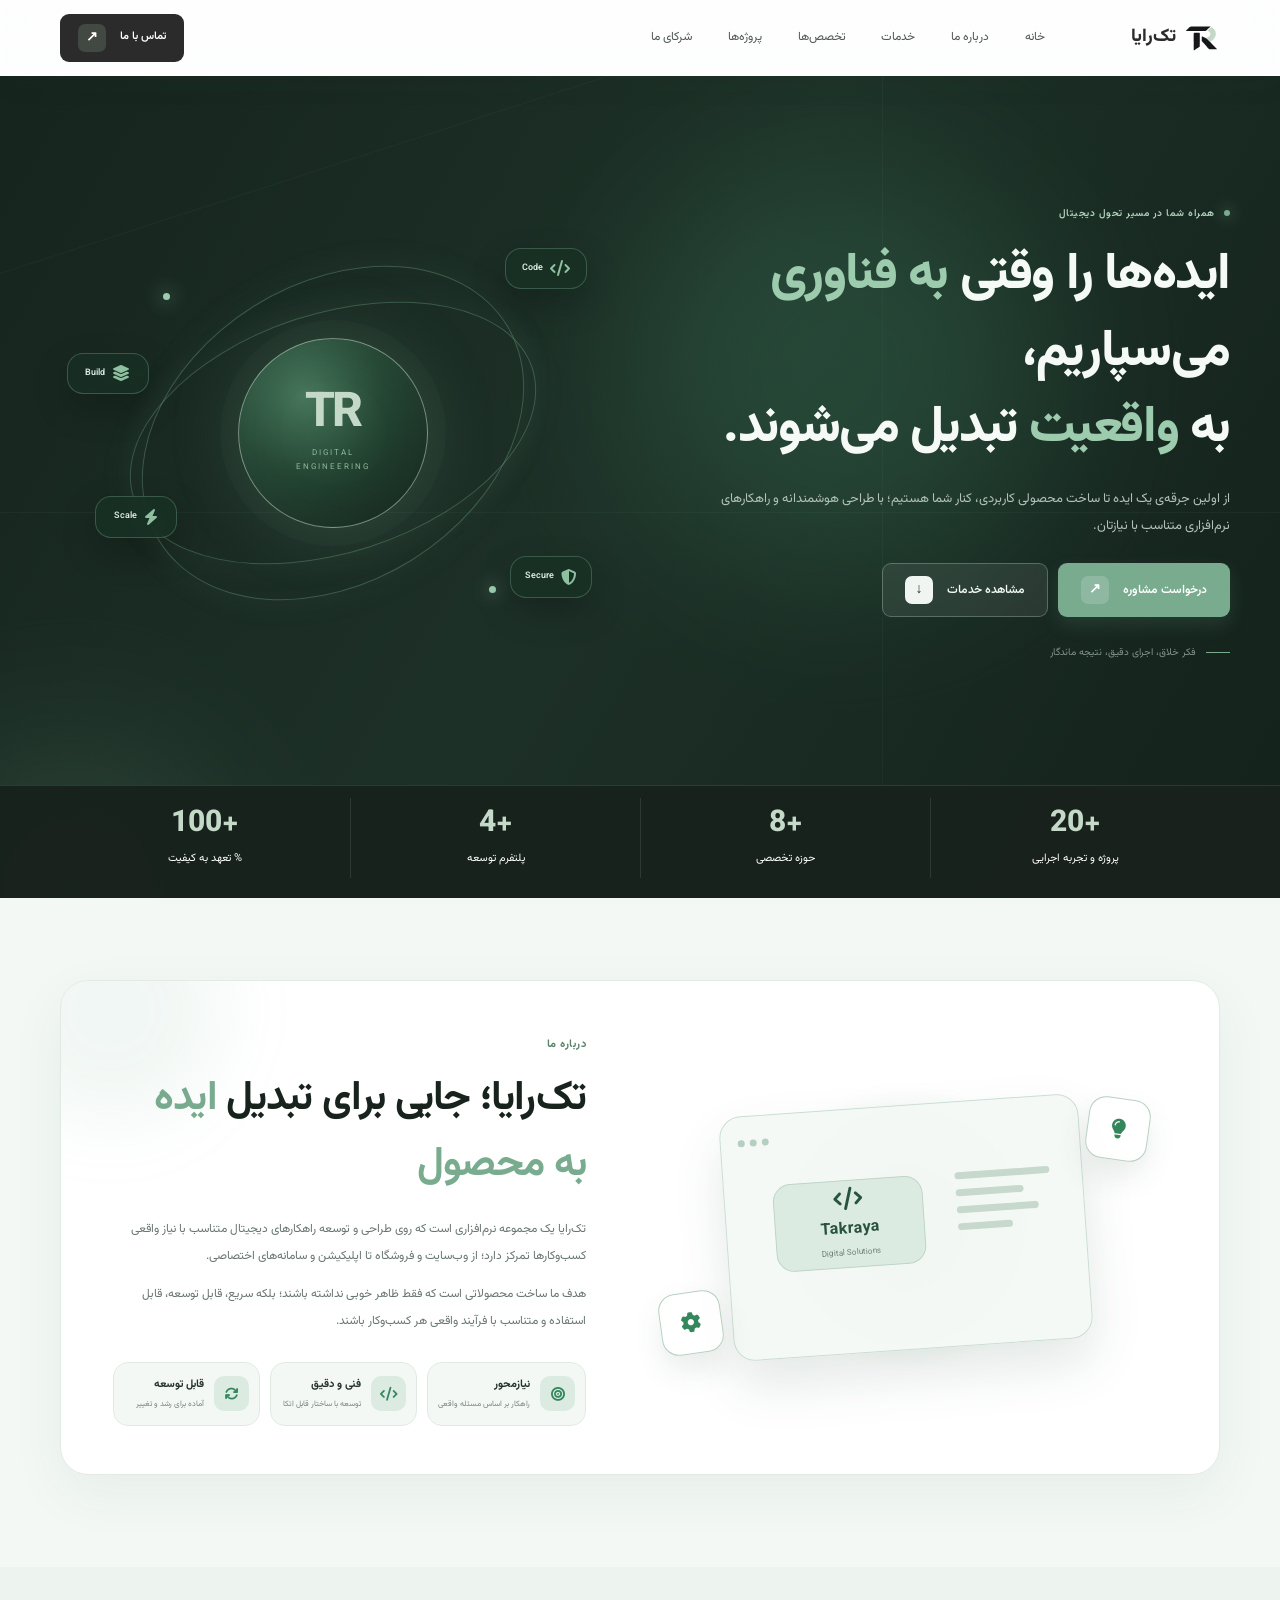
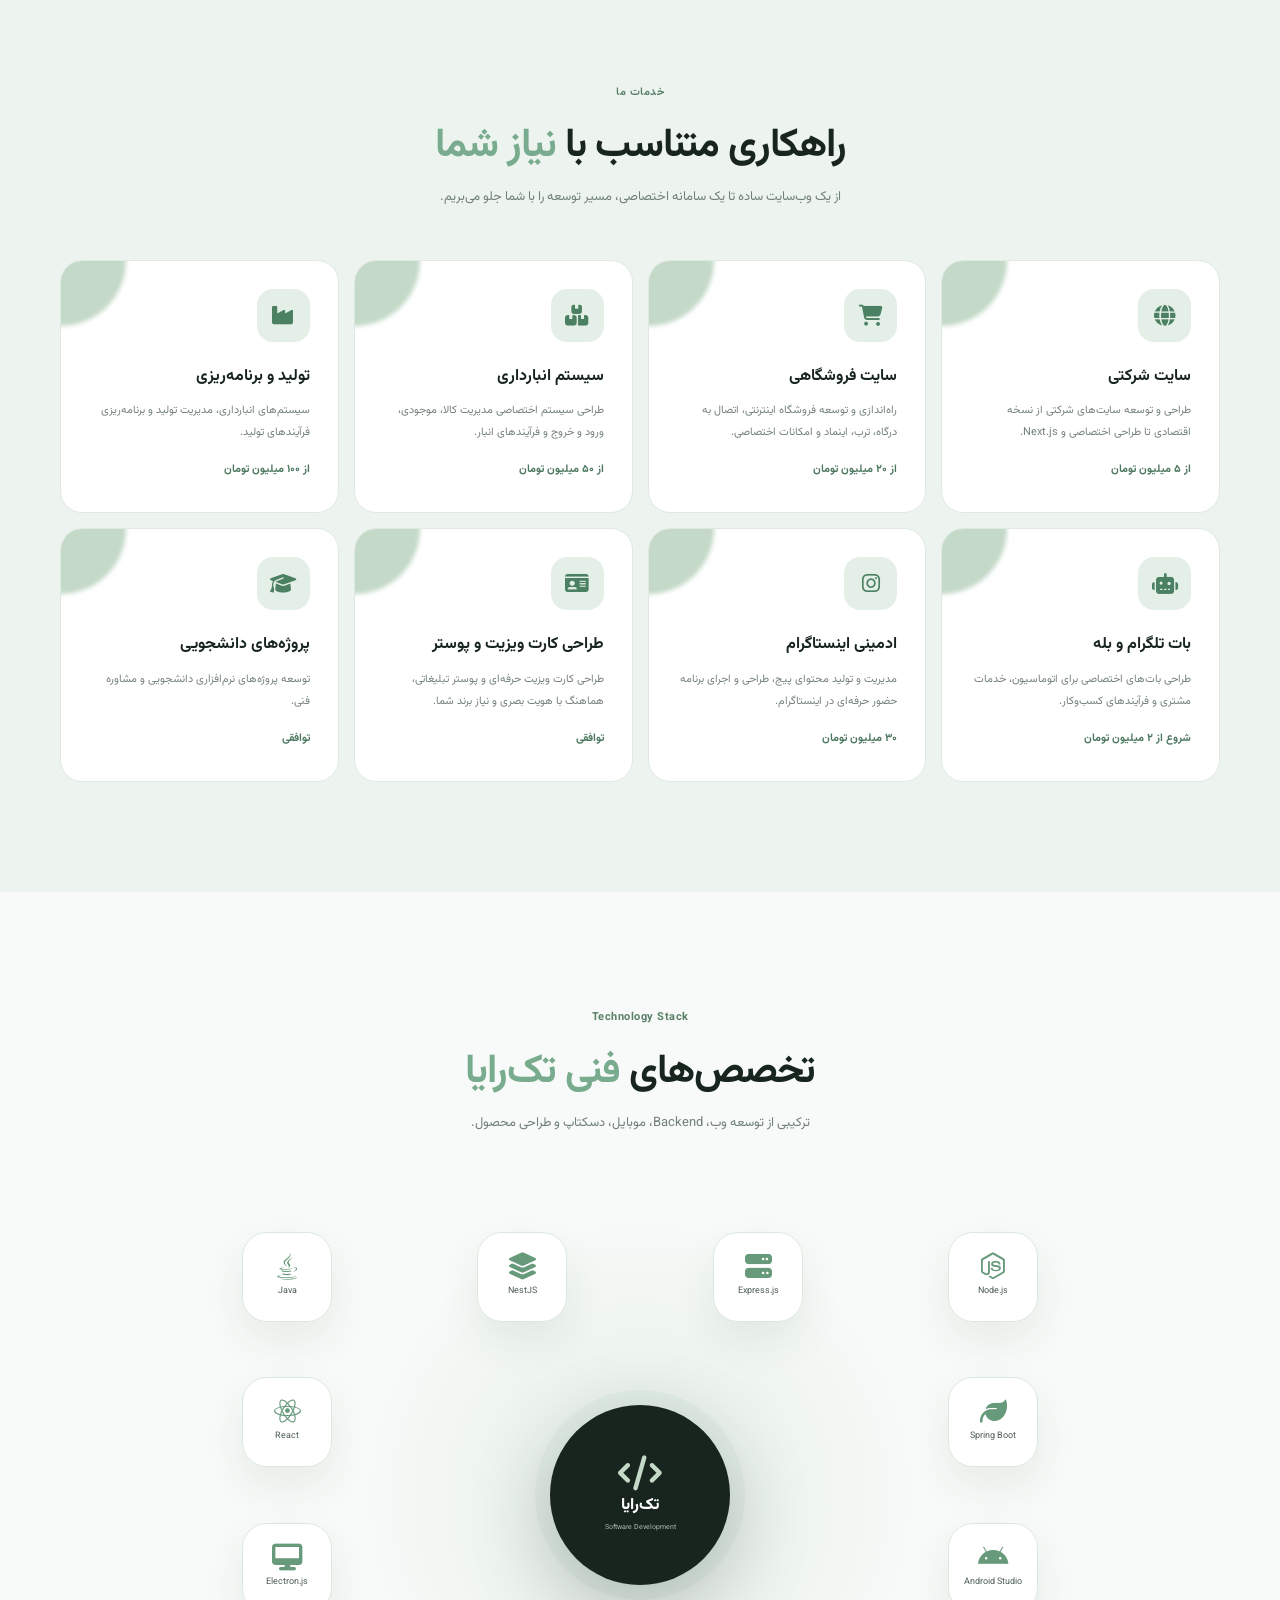
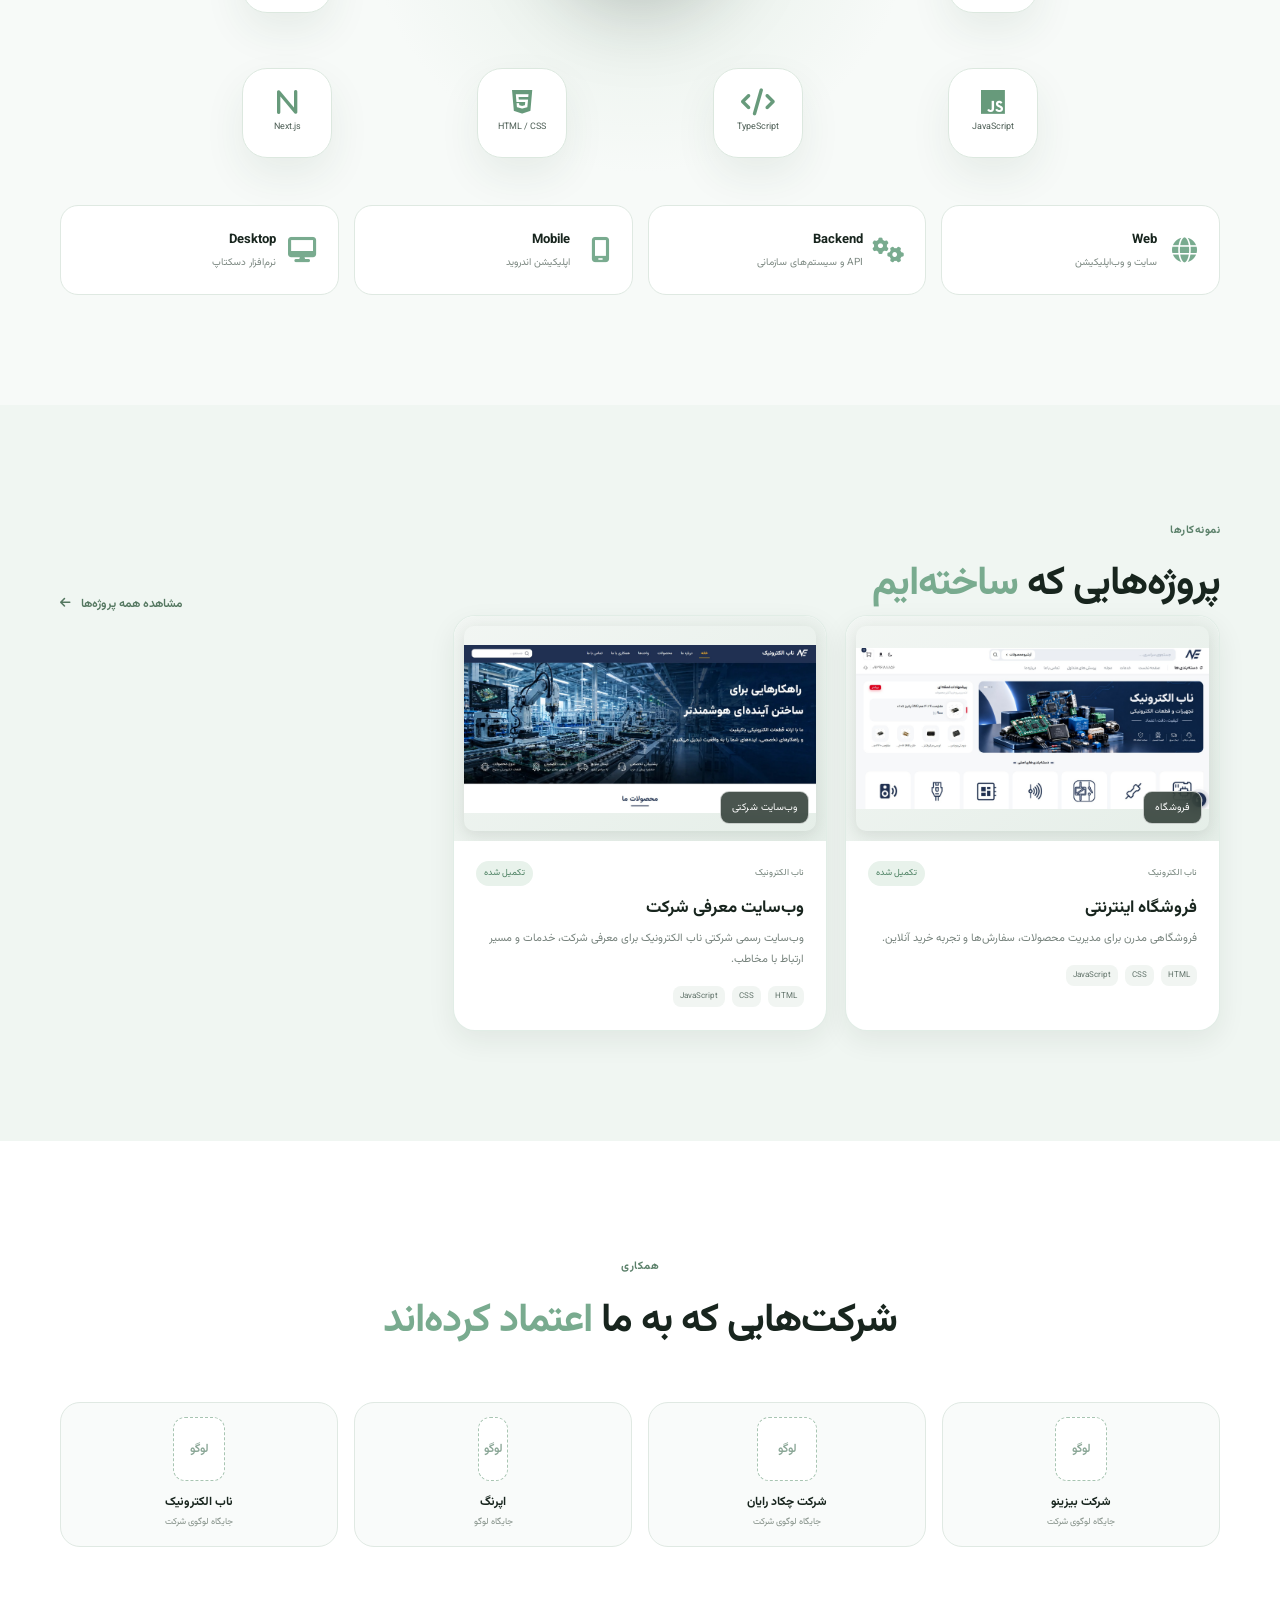
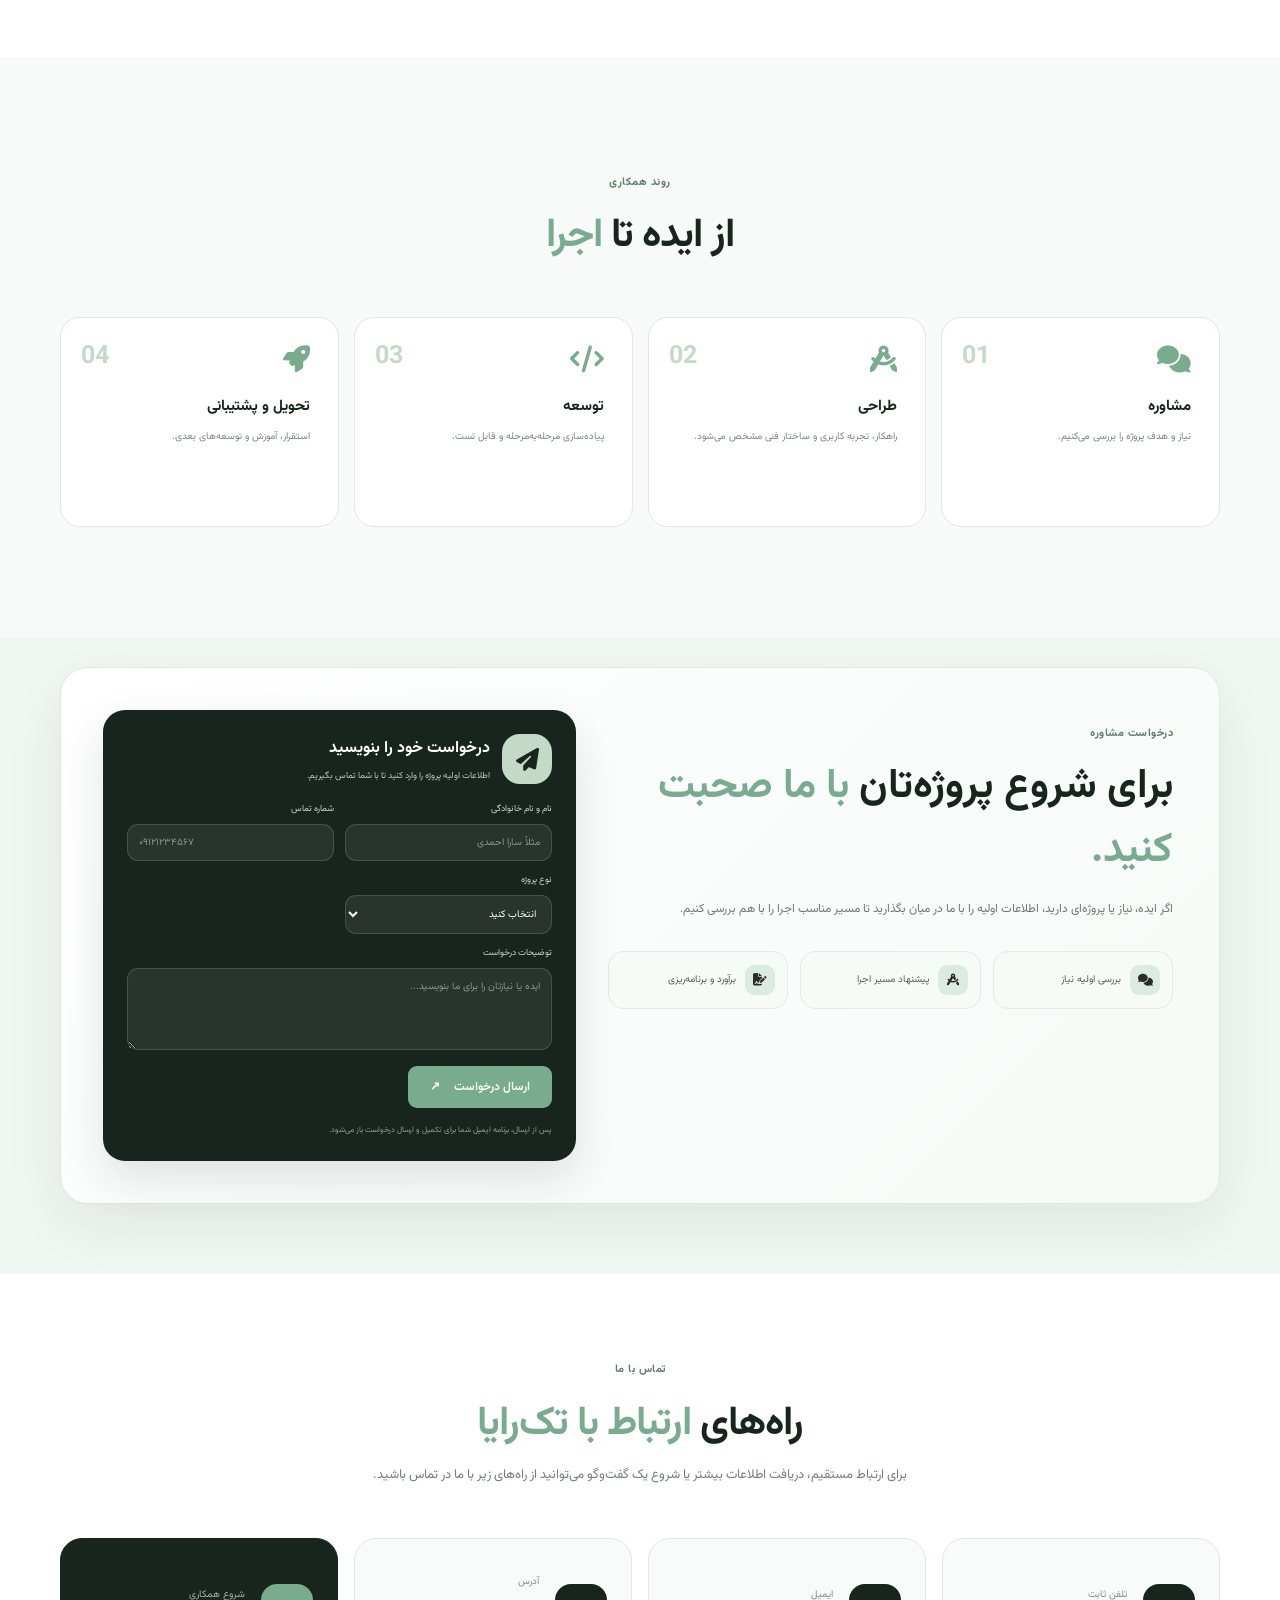
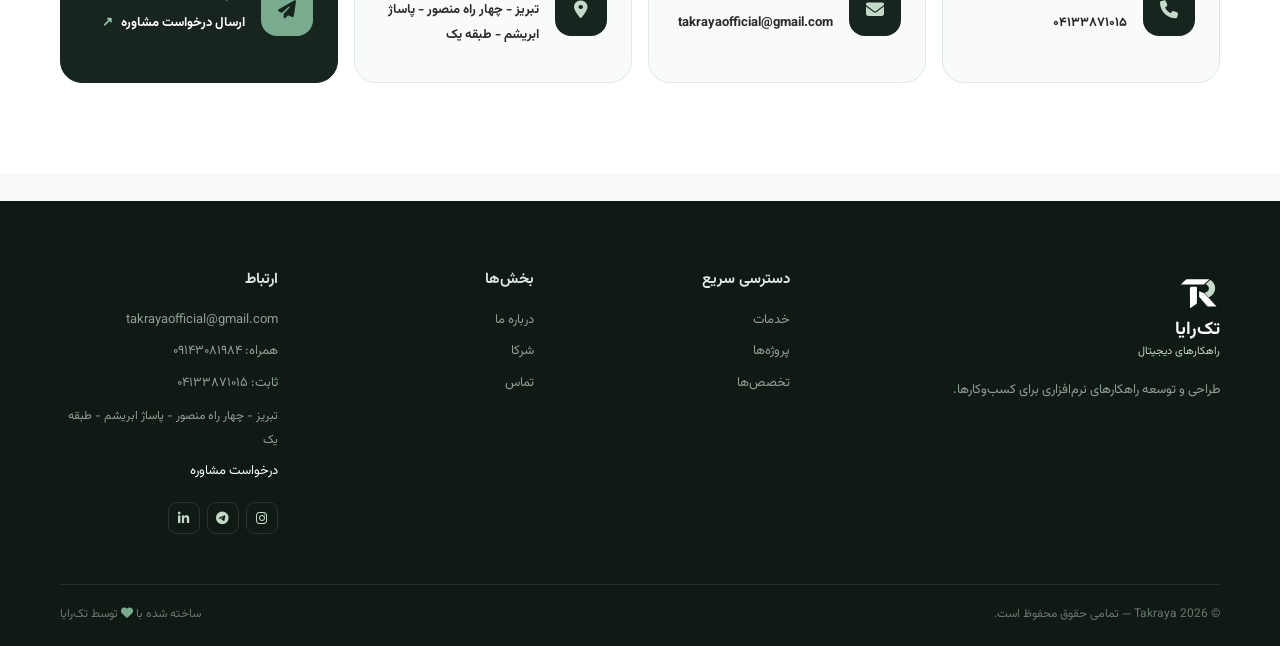
<file: index.html>
<!DOCTYPE html>
<html lang="fa" dir="rtl">

<head>
  <meta charset="UTF-8">
  <meta name="viewport" content="width=device-width, initial-scale=1.0">
  <meta name="theme-color" content="#ffffff">
  <meta name="description"
    content="تک‌رایا؛ طراحی و توسعه راهکارهای نرم‌افزاری، وب‌سایت، فروشگاه، اپلیکیشن و نرم‌افزارهای اختصاصی.">
  <title>تک‌رایا | راهکارهای دیجیتال</title>
  <link rel="preconnect" href="https://fonts.googleapis.com">
  <link rel="preconnect" href="https://fonts.gstatic.com" crossorigin>
  <link href="https://fonts.googleapis.com/css2?family=Vazirmatn:wght@400;500;600;700;800&display=swap"
    rel="stylesheet">
  <link rel="stylesheet" href="css/style.css">
  <link rel="stylesheet" href="https://cdnjs.cloudflare.com/ajax/libs/font-awesome/6.7.2/css/all.min.css">
</head>

<body>
  <div id="progress"></div>
  <header class="site-header" id="top">
    <div class="container nav-wrap">
      <a class="brand brand-logo" href="#home" aria-label="تک‌رایا، صفحه اصلی">
        <img src="assets/takraya-logo.svg" alt="لوگوی تک‌رایا">
        <span>تک‌رایا</span>
      </a>
      <button class="menu-toggle" id="menuToggle" type="button" aria-label="باز کردن منو" aria-expanded="false"
        aria-controls="main-nav"><span></span><span></span><span></span></button>
      <nav class="main-nav" id="main-nav" aria-label="ناوبری اصلی">
        <a href="#home">خانه</a>
        <a href="#about">درباره ما</a>
        <a href="#services">خدمات</a>
        <a href="#skills">تخصص‌ها</a>
        <a href="#projects">پروژه‌ها</a>
        <a href="#companies">شرکای ما</a>
      </nav>
      <a class="button button-small button-dark nav-contact" href="#contact">تماس با ما <span
          aria-hidden="true">↗</span></a>
    </div>
  </header>
  <main>
    <!-- ==================== بخش هیرو / معرفی اصلی سایت ==================== -->
    <section class="hero hero-v1" id="home">
      <div class="hero-v1-bg" aria-hidden="true">
        <span class="hero-grid-line hero-grid-line-1"></span><span class="hero-grid-line hero-grid-line-2"></span><span
          class="hero-grid-line hero-grid-line-3"></span>
        <span class="hero-glow hero-glow-a"></span><span class="hero-glow hero-glow-b"></span>
      </div>
      <div class="hero-v1-grid">
        <!-- متن و دکمه‌های اصلی هیرو -->
        <div class="hero-copy">
          <p class="eyebrow"><span class="eyebrow-dot"></span> همراه شما در مسیر تحول دیجیتال</p>
          <h1>ایده‌ها را وقتی <span>به فناوری</span> می‌سپاریم،<br class="desktop-only"> به <span>واقعیت</span> تبدیل
            می‌شوند.</h1>
          <p class="hero-lead">از اولین جرقه‌ی یک ایده تا ساخت محصولی کاربردی، کنار شما هستیم؛ با طراحی هوشمندانه و
            راهکارهای نرم‌افزاری متناسب با نیازتان.</p>
          <div class="hero-actions">
            <a class="button button-primary" href="#consultation">درخواست مشاوره <span>↗</span></a>
            <a class="button button-light" href="#services">مشاهده خدمات <span>↓</span></a>
          </div>
          <div class="hero-note"><span class="note-line"></span> فکر خلاق، اجرای دقیق، نتیجه ماندگار</div>
        </div>
        <!-- ویژوال تکنولوژی هیرو؛ بدون عکس و جدا از محدوده متن -->
        <div class="hero-visual hero-tech-visual reveal" aria-label="ویژوال فناوری تک‌رایا">
          <div class="hero-tech-orbit orbit-one"></div>
          <div class="hero-tech-orbit orbit-two"></div>
          <div class="hero-tech-core"><span class="core-mark">TR</span><span
              class="core-label">DIGITAL<br>ENGINEERING</span></div>
          <span class="hero-tech-node node-a"><i class="fa-solid fa-code"></i><b>Code</b></span>
          <span class="hero-tech-node node-b"><i class="fa-solid fa-layer-group"></i><b>Build</b></span>
          <span class="hero-tech-node node-c"><i class="fa-solid fa-shield-halved"></i><b>Secure</b></span>
          <span class="hero-tech-node node-d"><i class="fa-solid fa-bolt"></i><b>Scale</b></span>
          <span class="hero-tech-pulse pulse-a"></span><span class="hero-tech-pulse pulse-b"></span>
        </div>
      </div>
    <!-- ==================== آمار داخل محدوده هیرو؛ هر دو باهم صفحه اول را پر می‌کنند ==================== -->
      <section class="stats stats-v2" aria-label="آمار و دستاوردهای تک‌رایا">
        <div class="container stats-grid">
          <div class="stat"><strong data-count="20">0</strong><span>پروژه و تجربه اجرایی</span></div>
          <div class="stat"><strong data-count="8">0</strong><span>حوزه تخصصی</span></div>
          <div class="stat"><strong data-count="4">0</strong><span>پلتفرم توسعه</span></div>
          <div class="stat"><strong data-count="100">0</strong><span>% تعهد به کیفیت</span></div>
        </div>
      </section>
    </section>
    <!-- ==================== بخش درباره ما ==================== -->
    <section class="section about-new" id="about">
      <div class="container">
        <div class="about-new-card reveal">
          <div class="about-new-visual" aria-hidden="true">
            <div class="about-glow"></div>
            <div class="about-window">
              <div class="about-window-top"><span></span><span></span><span></span></div>
              <div class="about-code"><i class="fa-solid fa-code"></i><b>Takraya</b><small>Digital Solutions</small>
              </div>
              <div class="about-lines"><span></span><span></span><span></span><span></span></div>
            </div>
            <div class="about-float about-float-a"><i class="fa-solid fa-lightbulb"></i></div>
            <div class="about-float about-float-b"><i class="fa-solid fa-gear"></i></div>
          </div>
          <div class="about-new-copy">
            <span class="section-kicker">درباره ما</span>
            <h2>تک‌رایا؛ جایی برای تبدیل <strong>ایده به محصول</strong></h2>
            <p>تک‌رایا یک مجموعه نرم‌افزاری است که روی طراحی و توسعه راهکارهای دیجیتال متناسب با نیاز واقعی کسب‌وکارها
              تمرکز دارد؛ از وب‌سایت و فروشگاه تا اپلیکیشن و سامانه‌های اختصاصی.</p>
            <p>هدف ما ساخت محصولاتی است که فقط ظاهر خوبی نداشته باشند؛ بلکه سریع، قابل توسعه، قابل استفاده و متناسب با
              فرآیند واقعی هر کسب‌وکار باشند.</p>
            <div class="about-new-points">
              <div><i class="fa-solid fa-bullseye"></i><span><b>نیازمحور</b><small>راهکار بر اساس مسئله
                    واقعی</small></span></div>
              <div><i class="fa-solid fa-code"></i><span><b>فنی و دقیق</b><small>توسعه با ساختار قابل
                    اتکا</small></span></div>
              <div><i class="fa-solid fa-arrows-rotate"></i><span><b>قابل توسعه</b><small>آماده برای رشد و
                    تغییر</small></span></div>
            </div>
          </div>
        </div>
      </div>
    </section>
    <!-- ==================== بخش خدمات ==================== -->
    <section class="section services" id="services">
      <div class="container">
        <div class="section-heading center reveal"><span class="section-kicker">خدمات ما</span>
          <h2>راهکاری متناسب با <strong>نیاز شما</strong></h2>
          <p>از یک وب‌سایت ساده تا یک سامانه اختصاصی، مسیر توسعه را با شما جلو می‌بریم.</p>
        </div>
        <div class="service-grid" id="serviceGrid"></div>
      </div>
    </section>
    <!-- ==================== بخش تخصص‌ها و تکنولوژی‌های فنی ==================== -->
    <section class="section skills" id="skills">
      <div class="container">
        <div class="section-heading center reveal"><span class="section-kicker">Technology Stack</span>
          <h2>تخصص‌های <strong>فنی تک‌رایا</strong></h2>
          <p>ترکیبی از توسعه وب، Backend، موبایل، دسکتاپ و طراحی محصول.</p>
        </div>
        <div class="skills-stage reveal">
          <div class="skill-lines"></div>
          <div class="skill-center"><i class="fa-solid fa-code"></i><span>تک‌رایا</span><small>Software
              Development</small></div>
          <div class="skill-node n1"><i class="fa-brands fa-node-js"></i><span>Node.js</span></div>
          <div class="skill-node n2"><i class="fa-solid fa-server"></i><span>Express.js</span></div>
          <div class="skill-node n3"><i class="fa-solid fa-layer-group"></i><span>NestJS</span></div>
          <div class="skill-node n4"><i class="fa-brands fa-java"></i><span>Java</span></div>
          <div class="skill-node n5"><i class="fa-solid fa-leaf"></i><span>Spring Boot</span></div>
          <div class="skill-node n6"><i class="fa-brands fa-react"></i><span>React</span></div>
          <div class="skill-node n7"><i class="fa-brands fa-js"></i><span>JavaScript</span></div>
          <div class="skill-node n8"><i class="fa-solid fa-code"></i><span>TypeScript</span></div>
          <div class="skill-node n9"><i class="fa-brands fa-html5"></i><span>HTML / CSS</span></div>
          <div class="skill-node n10"><i class="fa-solid fa-n"></i><span>Next.js</span></div>
          <div class="skill-node n11"><i class="fa-brands fa-android"></i><span>Android Studio</span></div>
          <div class="skill-node n12"><i class="fa-solid fa-desktop"></i><span>Electron.js</span></div>
        </div>
        <div class="platforms reveal">
          <div><i class="fa-solid fa-globe"></i><b>Web</b><span>سایت و وب‌اپلیکیشن</span></div>
          <div><i class="fa-solid fa-gears"></i><b>Backend</b><span>API و سیستم‌های سازمانی</span></div>
          <div><i class="fa-solid fa-mobile-screen"></i><b>Mobile</b><span>اپلیکیشن اندروید</span></div>
          <div><i class="fa-solid fa-desktop"></i><b>Desktop</b><span>نرم‌افزار دسکتاپ</span></div>
        </div>
      </div>
    </section>
    <!-- ==================== بخش پروژه‌ها و نمونه‌کارها ==================== -->
    <section class="section projects" id="projects">
      <div class="container">
        <div class="section-heading split reveal">
          <div><span class="section-kicker">نمونه‌کارها</span>
            <h2>پروژه‌هایی که <strong>ساخته‌ایم</strong></h2>
          </div><a class="text-link" href="projects.html">مشاهده همه پروژه‌ها <i class="fa-solid fa-arrow-left"></i></a>
        </div>
        <div class="project-grid" id="projectGrid"></div>
      </div>
    </section>


    <!-- ==================== بخش شرکای ما ==================== -->
    <section class="section companies" id="companies">
      <div class="container">
        <div class="section-heading center reveal"><span class="section-kicker">همکاری</span>
          <h2>شرکت‌هایی که به ما <strong>اعتماد کرده‌اند</strong></h2>
        </div>
        <div class="company-grid" id="companyGrid"></div>
      </div>
    </section>
    <!-- ==================== بخش روند همکاری ==================== -->
    <section class="section process">
      <div class="container">
        <div class="section-heading center reveal"><span class="section-kicker">روند همکاری</span>
          <h2>از ایده تا <strong>اجرا</strong></h2>
        </div>
        <div class="process-grid">
          <div class="process-step reveal"><b>01</b><i class="fa-solid fa-comments"></i>
            <h3>مشاوره</h3>
            <p>نیاز و هدف پروژه را بررسی می‌کنیم.</p>
          </div>
          <div class="process-step reveal"><b>02</b><i class="fa-solid fa-compass-drafting"></i>
            <h3>طراحی</h3>
            <p>راهکار، تجربه کاربری و ساختار فنی مشخص می‌شود.</p>
          </div>
          <div class="process-step reveal"><b>03</b><i class="fa-solid fa-code"></i>
            <h3>توسعه</h3>
            <p>پیاده‌سازی مرحله‌به‌مرحله و قابل تست.</p>
          </div>
          <div class="process-step reveal"><b>04</b><i class="fa-solid fa-rocket"></i>
            <h3>تحویل و پشتیبانی</h3>
            <p>استقرار، آموزش و توسعه‌های بعدی.</p>
          </div>
        </div>
      </div>
    </section>
    <!-- ==================== بخش درخواست مشاوره ==================== -->
    <section class="section consultation-section" id="consultation">
      <div class="container">
        <div class="consultation-card reveal">
          <div class="consultation-copy">
            <span class="section-kicker">درخواست مشاوره</span>
            <h2>برای شروع پروژه‌تان <strong>با ما صحبت کنید.</strong></h2>
            <p>اگر ایده، نیاز یا پروژه‌ای دارید، اطلاعات اولیه را با ما در میان بگذارید تا مسیر مناسب اجرا را با هم
              بررسی کنیم.</p>
            <div class="consultation-points">
              <div><i class="fa-solid fa-comments"></i><span>بررسی اولیه نیاز</span></div>
              <div><i class="fa-solid fa-compass-drafting"></i><span>پیشنهاد مسیر اجرا</span></div>
              <div><i class="fa-solid fa-file-signature"></i><span>برآورد و برنامه‌ریزی</span></div>
            </div>
          </div>
          <form class="consultation-form" id="consultationForm">
            <div class="consultation-form-head">
              <div class="consultation-icon"><i class="fa-solid fa-paper-plane"></i></div>
              <div>
                <h3>درخواست خود را بنویسید</h3>
                <p>اطلاعات اولیه پروژه را وارد کنید تا با شما تماس بگیریم.</p>
              </div>
            </div>
            <div class="consultation-fields">
              <label><span>نام و نام خانوادگی</span><input type="text" name="name" placeholder="مثلاً سارا احمدی"
                  required></label>
              <label><span>شماره تماس</span><input type="tel" name="phone" placeholder="۰۹۱۲۱۲۳۴۵۶۷" required></label>
              <label><span>نوع پروژه</span><select name="type">
                  <option value="">انتخاب کنید</option>
                  <option>وب‌سایت</option>
                  <option>اپلیکیشن</option>
                  <option>نرم‌افزار اختصاصی</option>
                  <option>فروشگاه اینترنتی</option>
                  <option>سایر</option>
                </select></label>
              <label class="full"><span>توضیحات درخواست</span><textarea name="message" rows="4"
                  placeholder="ایده یا نیازتان را برای ما بنویسید..."></textarea></label>
            </div>
            <button class="button button-dark consultation-submit" type="submit">ارسال درخواست <span>↗</span></button>
            <small class="consultation-note">پس از ارسال، برنامه ایمیل شما برای تکمیل و ارسال درخواست باز
              می‌شود.</small>
          </form>
        </div>
      </div>
    </section>
    <!-- ==================== بخش تماس با ما / اطلاعات ارتباطی ==================== -->
    <section class="section contact-section" id="contact">
      <div class="container">
        <div class="section-heading center reveal">
          <span class="section-kicker">تماس با ما</span>
          <h2>راه‌های <strong>ارتباط با تک‌رایا</strong></h2>
          <p>برای ارتباط مستقیم، دریافت اطلاعات بیشتر یا شروع یک گفت‌وگو می‌توانید از راه‌های زیر با ما در تماس باشید.
          </p>
        </div>
        <div class="contact-grid">
          <a class="contact-card reveal" href="tel:04133871015"><span class="contact-icon"><i
                class="fa-solid fa-phone"></i></span><span><small>تلفن ثابت</small><strong
                dir="ltr">۰۴۱۳۳۸۷۱۰۱۵</strong></span></a>
          <a class="contact-card reveal" href="mailto:takrayaofficial@gmail.com"><span class="contact-icon"><i
                class="fa-solid fa-envelope"></i></span><span><small>ایمیل</small><strong dir="ltr">takrayaofficial@gmail.com</strong></span></a>
          <div class="contact-card reveal"><span class="contact-icon"><i
                class="fa-solid fa-location-dot"></i></span><span><small>آدرس</small><strong>تبریز - چهار راه منصور -
                پاساژ ابریشم - طبقه یک</strong></span></div>
          <a class="contact-card contact-card-cta reveal" href="#consultation"><span class="contact-icon"><i
                class="fa-solid fa-paper-plane"></i></span><span><small>شروع همکاری</small><strong>ارسال درخواست مشاوره
                <b>↗</b></strong></span></a>
        </div>
      </div>
    </section>
  </main>
  <!-- ==================== فوتر و اطلاعات ارتباطی سایت ==================== -->
  <footer class="footer">
    <div class="container footer-grid">
      <div class="footer-brand"><a class="brand brand-logo" href="#home"><img src="assets/takraya-logo-footer.svg"
            alt="لوگوی تک‌رایا"><span class="brand-text"><b>تک‌رایا</b><small>راهکارهای دیجیتال</small></span></a>
        <p>طراحی و توسعه راهکارهای نرم‌افزاری برای کسب‌وکارها.</p>
      </div>
      <div>
        <h4>دسترسی سریع</h4><a href="#services">خدمات</a><a href="#projects">پروژه‌ها</a><a href="#skills">تخصص‌ها</a>
      </div>
      <div>
        <h4>بخش‌ها</h4><a href="#about">درباره ما</a><a href="#companies">شرکا</a><a
          href="#contact">تماس</a>
      </div>
      <div>
        <h4>ارتباط</h4><a href="mailto:takrayaofficial@gmail.com">takrayaofficial@gmail.com</a><a href="tel:09143081984">همراه:
          ۰۹۱۴۳۰۸۱۹۸۴</a><a href="tel:04133871015">ثابت: ۰۴۱۳۳۸۷۱۰۱۵</a>
        <p class="footer-address">تبریز - چهار راه منصور - پاساژ ابریشم - طبقه یک</p><a href="#consultation">درخواست
          مشاوره</a>
        <div class="socials"><a href="javascript:void(0)" aria-label="Instagram" aria-disabled="true" title="به‌زودی"><i class="fa-brands fa-instagram"></i></a><a href="javascript:void(0)"
            aria-label="Telegram" aria-disabled="true" title="به‌زودی"><i class="fa-brands fa-telegram"></i></a><a href="javascript:void(0)" aria-label="LinkedIn" aria-disabled="true" title="به‌زودی"><i
              class="fa-brands fa-linkedin-in"></i></a></div>
      </div>
    </div>
    <div class="container footer-bottom"><span>© 2026 Takraya — تمامی حقوق محفوظ است.</span><span>ساخته شده با <i
          class="fa-solid fa-heart"></i> توسط تک‌رایا</span></div>
  </footer>
  <script src="js/data.js"></script>
  <script src="js/main.js"></script>

  <script>
    document.addEventListener("DOMContentLoaded", () => {
      const form = document.getElementById("consultationForm");
      if (!form) return;
      form.addEventListener("submit", e => {
        e.preventDefault();
        const fd = new FormData(form);
        const subject = encodeURIComponent("درخواست مشاوره جدید از سایت تک‌رایا");
        const body = encodeURIComponent(`نام: ${fd.get("name")}\nشماره تماس: ${fd.get("phone")}\nنوع پروژه: ${fd.get("type") || "تعیین نشده"}\n\nتوضیحات:\n${fd.get("message") || "-"}`);
        window.location.href = `mailto:info@takraya.ir?subject=${subject}&body=${body}`;
      });
    });
  </script>
</body>

</html>
</file>
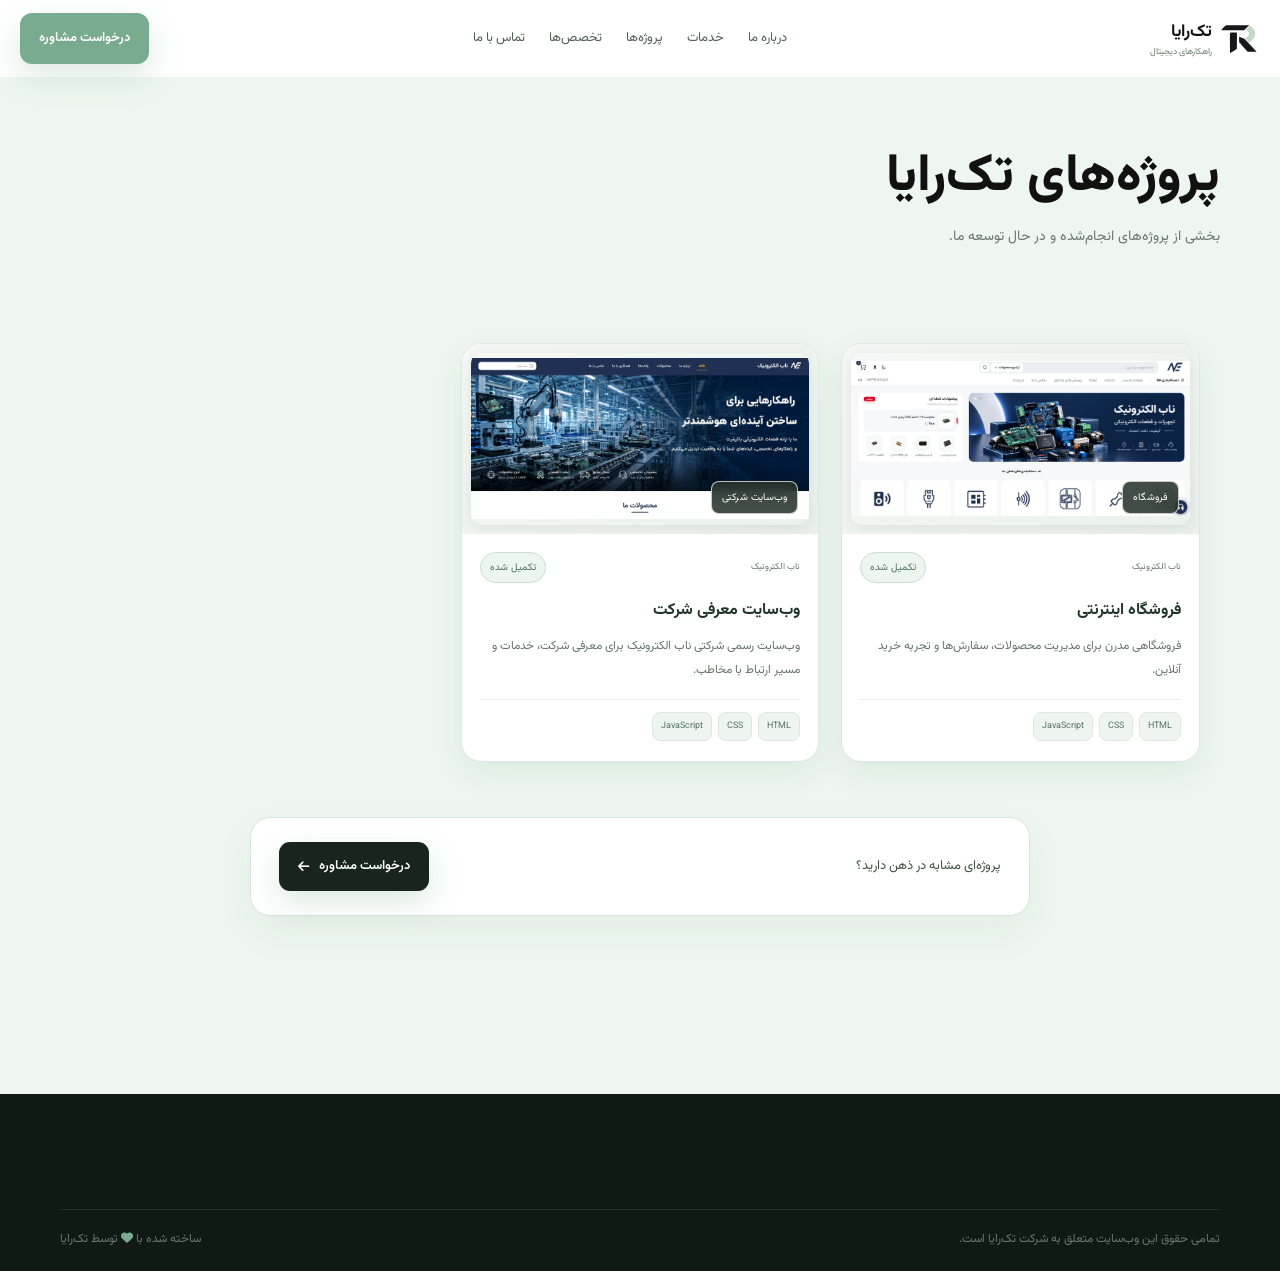
<file: projects.html>
<!DOCTYPE html>
<html lang="fa" dir="rtl">

<head>
    <meta charset="UTF-8">
    <meta name="viewport" content="width=device-width,initial-scale=1.0">
    <title>پروژه‌های تک‌رایا</title>
    <link rel="preconnect" href="https://fonts.googleapis.com">
    <link rel="preconnect" href="https://fonts.gstatic.com" crossorigin>
    <link href="https://fonts.googleapis.com/css2?family=Vazirmatn:wght@400;500;600;700;800&display=swap"
        rel="stylesheet">
    <link rel="stylesheet" href="css/style.css">
    <link rel="stylesheet" href="https://cdnjs.cloudflare.com/ajax/libs/font-awesome/6.7.2/css/all.min.css">
</head>

<body class="inner-page projects-page">
    <header class="header" id="header">
        <a class="brand brand-logo" href="index.html#home"><img src="assets/takraya-logo.svg" alt="لوگوی تک‌رایا"><span
                class="brand-text"><b>تک‌رایا</b><small>راهکارهای دیجیتال</small></span></a>
        <nav class="nav" id="nav"><a href="index.html#about">درباره ما</a><a href="index.html#services">خدمات</a><a
                href="projects.html">پروژه‌ها</a><a href="index.html#skills">تخصص‌ها</a><a href="index.html#contact">تماس با ما</a></nav>
        <a class="btn btn-primary header-cta" href="index.html#consultation">درخواست مشاوره</a>
        <button class="menu-toggle" id="menuToggle" type="button" aria-label="باز کردن منو" aria-expanded="false"
            aria-controls="nav"><i class="fa-solid fa-bars"></i></button>
    </header>
    <main>
        <section class="projects-title">
            <div class="container">
                <h1>پروژه‌های تک‌رایا</h1>
                <p>بخشی از پروژه‌های انجام‌شده و در حال توسعه ما.</p>
            </div>
        </section>
        <section class="projects-list-section">
            <div class="container">
                <div class="project-grid projects-reference-grid" id="allProjects"></div>
                <div class="projects-consult-cta"><span>پروژه‌ای مشابه در ذهن دارید؟</span><a class="btn btn-primary"
                        href="index.html#consultation">درخواست مشاوره <i class="fa-solid fa-arrow-left"></i></a></div>
            </div>
        </section>
    </main>
    <footer class="footer">
        <div class="container footer-bottom"><span>تمامی حقوق این وب‌سایت متعلق به شرکت تک‌رایا است.</span><span>ساخته
                شده با <i class="fa-solid fa-heart"></i> توسط تک‌رایا</span></div>
    </footer>
    <script src="js/data.js"></script>
    <script src="js/main.js"></script>
    <script>
        document.addEventListener('DOMContentLoaded', () => {
            const grid = document.querySelector('#allProjects');
            grid.innerHTML = projects.filter((p) => p.id === 2 || p.id === 5).map(projectCard).join('');
            requestAnimationFrame(refreshReveal);
        });
    </script>
</body>

</html>
</file>
<file: css/style.css>
* {
    box-sizing: border-box;
    margin: 0;
    padding: 0
}

html {
    scroll-behavior: smooth
}

body {
    font-family: "Vazirmatn", Tahoma, sans-serif;
    background: #f7faf8;
    color: #18251e;
    line-height: 1.9;
    overflow-x: hidden
}

a {
    text-decoration: none;
    color: inherit
}

button,
input,
textarea {
    font-family: inherit
}

.container {
    width: min(1160px, calc(100% - 40px));
    margin: auto
}

.section {
    padding: 110px 0
}

.header {
    height: 78px;
    position: fixed;
    z-index: 1000;
    top: 0;
    left: 0;
    right: 0;
    display: flex;
    align-items: center;
    gap: 28px;
    padding: 0 max(20px, calc((100% - 1240px)/2));
    background: rgba(247, 250, 248, .78);
    backdrop-filter: blur(18px);
    border-bottom: 1px solid rgba(121, 171, 143, .12);
    transition: .3s
}

.header.scrolled {
    box-shadow: 0 10px 40px rgba(35, 63, 47, .08)
}

.brand {
    display: flex;
    align-items: center;
    gap: 10px;
    min-width: 165px
}

.brand-mark {
    width: 42px;
    height: 42px;
    border-radius: 13px;
    display: grid;
    place-items: center;
    background: #79ab8f;
    color: #fff;
    box-shadow: 0 10px 25px rgba(121, 171, 143, .28)
}

.brand b {
    display: block;
    font-size: 17px
}

.brand small {
    display: block;
    font-size: 9px;
    color: #6d7d74;
    margin-top: -5px
}

.nav {
    display: flex;
    align-items: center;
    justify-content: center;
    gap: 24px;
    flex: 1
}

.nav a {
    font-size: 13px;
    color: #526158;
    position: relative;
    transition: .25s
}

.nav a:after {
    content: "";
    position: absolute;
    bottom: -8px;
    right: 0;
    width: 0;
    height: 2px;
    background: #79ab8f;
    transition: .25s
}

.nav a:hover {
    color: #79ab8f
}

.nav a:hover:after {
    width: 100%
}

.btn {
    display: inline-flex;
    align-items: center;
    justify-content: center;
    gap: 10px;
    padding: 12px 20px;
    border-radius: 13px;
    font-size: 13px;
    font-weight: 600;
    transition: .3s;
    border: 1px solid transparent
}

.btn-primary {
    background: #79ab8f;
    color: #fff;
    box-shadow: 0 12px 30px rgba(121, 171, 143, .25)
}

.btn-primary:hover {
    transform: translateY(-3px);
    box-shadow: 0 18px 35px rgba(121, 171, 143, .35)
}

.btn-ghost {
    border-color: #cbdcd1;
    color: #304039;
    background: #fff
}

.btn-light {
    background: #fff;
    color: #315340
}

.header-cta {
    white-space: nowrap
}

.menu-toggle {
    display: none;
    border: 0;
    background: transparent;
    font-size: 23px;
    color: #294034
}

.hero {
    min-height: 760px;
    padding-top: 150px;
    display: grid;
    grid-template-columns: 1fr 1fr;
    align-items: center;
    position: relative;
    isolation: isolate
}

.hero-grid {
    position: absolute;
    inset: 0;
    background-image: linear-gradient(rgba(121, 171, 143, .07) 1px, transparent 1px), linear-gradient(90deg, rgba(121, 171, 143, .07) 1px, transparent 1px);
    background-size: 70px 70px;
    mask-image: linear-gradient(to bottom, black, transparent 80%);
    z-index: -3
}

.hero-glow {
    position: absolute;
    border-radius: 50%;
    filter: blur(70px);
    z-index: -2
}

.glow-1 {
    width: 380px;
    height: 380px;
    background: rgba(196, 217, 200, .8);
    top: 80px;
    right: -100px
}

.glow-2 {
    width: 280px;
    height: 280px;
    background: rgba(121, 171, 143, .18);
    bottom: 30px;
    left: -90px
}

.hero-content {
    padding-right: max(0px, calc((100vw - 1160px)/2));
}

.eyebrow,
.section-kicker {
    font-size: 11px;
    font-weight: 700;
    color: #5b806a;
    letter-spacing: .5px
}

.eyebrow {
    display: flex;
    align-items: center;
    gap: 8px;
    margin-bottom: 18px
}

.eyebrow span {
    width: 30px;
    height: 2px;
    background: #79ab8f
}

.hero h1 {
    font-size: clamp(38px, 5vw, 67px);
    line-height: 1.35;
    letter-spacing: -2px;
    margin-bottom: 20px
}

.hero h1 strong,
h2 strong {
    color: #79ab8f
}

.hero p {
    max-width: 650px;
    color: #64736b;
    font-size: 15px;
    line-height: 2.2
}

.hero-actions {
    display: flex;
    gap: 12px;
    margin: 30px 0
}

.hero-trust {
    display: flex;
    gap: 22px;
    flex-wrap: wrap;
    color: #69776f;
    font-size: 11px
}

.hero-trust i {
    color: #79ab8f;
    margin-left: 4px
}

.hero-visual {
    height: 570px;
    display: grid;
    place-items: center
}

.orbital {
    width: 500px;
    height: 500px;
    position: relative
}

.orbit {
    position: absolute;
    border: 1px solid rgba(121, 171, 143, .28);
    border-radius: 50%;
    left: 50%;
    top: 50%;
    transform: translate(-50%, -50%)
}

.orbit-a {
    width: 340px;
    height: 340px;
    animation: spin 18s linear infinite
}

.orbit-b {
    width: 430px;
    height: 220px;
    transform: translate(-50%, -50%) rotate(55deg);
    animation: spinReverse 22s linear infinite
}

.orbit-c {
    width: 250px;
    height: 460px;
    transform: translate(-50%, -50%) rotate(-55deg);
    animation: spin 25s linear infinite
}

.tech-orb {
    position: absolute;
    inset: 0;
    display: grid;
    place-items: center
}

.orb-core {
    width: 170px;
    height: 170px;
    border-radius: 45px;
    display: grid;
    place-items: center;
    font-size: 58px;
    color: #fff;
    background: linear-gradient(145deg, #79ab8f, #3f7658);
    box-shadow: 20px 30px 70px rgba(53, 104, 76, .3), inset 4px 4px 20px rgba(255, 255, 255, .3);
    transform: rotate(-10deg);
    animation: float 4s ease-in-out infinite
}

.orb-ring {
    position: absolute;
    width: 205px;
    height: 205px;
    border: 1px solid rgba(121, 171, 143, .35);
    border-radius: 50%;
    box-shadow: 0 0 60px rgba(121, 171, 143, .15)
}

.floating-chip {
    position: absolute;
    background: rgba(255, 255, 255, .9);
    border: 1px solid #d8e5dc;
    border-radius: 14px;
    padding: 9px 13px;
    box-shadow: 0 15px 35px rgba(37, 68, 50, .1);
    font-size: 11px;
    color: #43564b;
    animation: float 4s ease-in-out infinite
}

.floating-chip i {
    color: #79ab8f;
    margin-left: 6px;
    font-size: 17px
}

.chip-1 {
    top: 75px;
    right: 20px
}

.chip-2 {
    top: 210px;
    left: 0;
    animation-delay: -1s
}

.chip-3 {
    bottom: 90px;
    right: 35px;
    animation-delay: -2s
}

.chip-4 {
    bottom: 30px;
    left: 85px;
    animation-delay: -.5s
}

.stats {
    background: #18251e;
    color: #fff;
    padding: 35px 0
}

.stats-grid {
    display: grid;
    grid-template-columns: repeat(4, 1fr)
}

.stat {
    text-align: center;
    border-left: 1px solid rgba(255, 255, 255, .1)
}

.stat:last-child {
    border-left: 0
}

.stat strong {
    display: block;
    font-size: 32px;
    color: #c4d9c8
}

.stat span {
    font-size: 11px;
    color: #aebcb4
}

.two-col {
    display: grid;
    grid-template-columns: .85fr 1.15fr;
    gap: 100px;
    align-items: start
}

.section-heading h2 {
    font-size: 40px;
    line-height: 1.55;
    margin-top: 8px;
    letter-spacing: -1px
}

.section-heading p {
    color: #718078;
    font-size: 13px;
    margin-top: 8px
}

.about-copy {
    color: #68766e;
    font-size: 14px
}

.about-copy p+p {
    margin-top: 18px
}

.mini-points {
    display: grid;
    grid-template-columns: 1fr 1fr;
    gap: 12px;
    margin-top: 28px
}

.mini-points div {
    padding: 15px;
    background: #fff;
    border: 1px solid #e0e9e3;
    border-radius: 15px;
    color: #43564b;
    font-size: 12px
}

.mini-points i {
    color: #79ab8f;
    margin-left: 8px
}

.center {
    text-align: center;
    max-width: 700px;
    margin: 0 auto 50px
}

.services {
    background: #edf4ef
}

.service-grid {
    display: grid;
    grid-template-columns: repeat(4, 1fr);
    gap: 15px
}

.service-card {
    background: #fff;
    border: 1px solid #dfe9e2;
    border-radius: 22px;
    padding: 28px;
    min-height: 250px;
    position: relative;
    overflow: hidden;
    transition: .35s;
    transform-style: preserve-3d
}

.service-card:before {
    content: "";
    position: absolute;
    width: 130px;
    height: 130px;
    background: #c4d9c8;
    border-radius: 50%;
    top: -65px;
    left: -65px;
    filter: blur(2px);
    transition: .4s
}

.service-card:hover {
    transform: translateY(-8px) rotateX(2deg) rotateY(-2deg);
    box-shadow: 0 25px 55px rgba(42, 76, 55, .12)
}

.service-card:hover:before {
    transform: scale(2);
    opacity: .55
}

.service-icon {
    position: relative;
    width: 53px;
    height: 53px;
    border-radius: 16px;
    background: #e4efe7;
    color: #4c8062;
    display: grid;
    place-items: center;
    font-size: 21px;
    margin-bottom: 20px
}

.service-card h3 {
    font-size: 16px;
    margin-bottom: 8px
}

.service-card p {
    font-size: 11px;
    color: #75827b;
    line-height: 2
}

.service-card .price {
    display: inline-block;
    margin-top: 16px;
    font-size: 11px;
    color: #4d775e;
    font-weight: 700
}

.skills {
    overflow: hidden
}

.skills-stage {
    height: 620px;
    position: relative;
    margin-top: 20px;
    background: radial-gradient(circle at center, rgba(196, 217, 200, .4), transparent 48%);
    border-radius: 35px
}

.skill-center {
    position: absolute;
    top: 50%;
    left: 50%;
    transform: translate(-50%, -50%);
    width: 180px;
    height: 180px;
    border-radius: 50%;
    display: grid;
    place-content: center;
    text-align: center;
    background: #18251e;
    color: #fff;
    box-shadow: 0 25px 80px rgba(24, 37, 30, .25), 0 0 0 15px rgba(121, 171, 143, .08)
}

.skill-center i {
    font-size: 35px;
    color: #c4d9c8;
    margin: auto
}

.skill-center span {
    font-weight: 800
}

.skill-center small {
    font-size: 7px;
    color: #a9b8af
}

.skill-node {
    position: absolute;
    width: 105px;
    height: 105px;
    border-radius: 25px;
    background: #fff;
    border: 1px solid #dce8df;
    display: grid;
    place-content: center;
    text-align: center;
    gap: 3px;
    box-shadow: 0 18px 40px rgba(40, 74, 53, .08);
    transition: .3s;
    animation: float 5s ease-in-out infinite
}

.skill-node:hover {
    transform: scale(1.12) translateY(-5px);
    border-color: #79ab8f;
    box-shadow: 0 25px 50px rgba(62, 112, 81, .16);
    z-index: 3
}

.skill-node i {
    font-size: 27px;
    color: #679a7b
}

.skill-node span {
    font-size: 9px;
    color: #4d5e55
}

.n1 {
    top: 8%;
    left: 43%;
}

.n2 {
    top: 16%;
    left: 18%;
    animation-delay: -1s
}

.n3 {
    top: 37%;
    left: 5%;
    animation-delay: -2s
}

.n4 {
    top: 66%;
    left: 13%;
    animation-delay: -.5s
}

.n5 {
    bottom: 4%;
    left: 40%;
    animation-delay: -1.5s
}

.n6 {
    bottom: 15%;
    right: 17%;
    animation-delay: -2s
}

.n7 {
    top: 66%;
    right: 5%;
    animation-delay: -.7s
}

.n8 {
    top: 38%;
    right: 4%;
    animation-delay: -1.8s
}

.n9 {
    top: 16%;
    right: 19%;
    animation-delay: -2.5s
}

.n10 {
    top: 8%;
    right: 43%;
    animation-delay: -1s
}

.n11 {
    bottom: 5%;
    left: 65%;
    animation-delay: -2.5s
}

.n12 {
    top: 39%;
    left: 78%;
    animation-delay: -.8s
}

.platforms {
    display: grid;
    grid-template-columns: repeat(4, 1fr);
    gap: 15px
}

.platforms>div {
    background: #fff;
    border: 1px solid #dfe9e2;
    border-radius: 18px;
    padding: 22px;
    display: grid;
    grid-template-columns: 40px 1fr;
    align-items: center
}

.platforms i {
    grid-row: span 2;
    font-size: 25px;
    color: #79ab8f
}

.platforms b {
    font-size: 13px
}

.platforms span {
    font-size: 10px;
    color: #7b8780
}

.projects {
    background: #f0f6f2
}

.split {
    display: flex;
    justify-content: space-between;
    align-items: end;
    gap: 30px
}

.text-link {
    font-size: 12px;
    color: #547760;
    font-weight: 600
}

.text-link i {
    margin-right: 7px
}

.project-grid {
    display: grid;
    grid-template-columns: repeat(3, 1fr);
    gap: 18px
}

.project-grid.full {
    padding-top: 20px
}

.project-card {
    background: #fff;
    border-radius: 23px;
    overflow: hidden;
    border: 1px solid #dfe9e2;
    transition: .4s
}

.project-card:hover {
    transform: translateY(-8px);
    box-shadow: 0 25px 60px rgba(39, 75, 52, .12)
}

.project-image {
    height: 230px;
    background: linear-gradient(135deg, #c4d9c8, #6f9f82);
    display: grid;
    place-items: center;
    font-size: 70px;
    color: #fff;
    position: relative;
    overflow: hidden
}

.project-image:after {
    content: "";
    position: absolute;
    width: 250px;
    height: 250px;
    border: 1px solid rgba(255, 255, 255, .3);
    border-radius: 50%;
    animation: spin 20s linear infinite
}

.project-body {
    padding: 22px
}

.project-meta {
    display: flex;
    justify-content: space-between;
    align-items: center;
    font-size: 9px;
    color: #718078;
    margin-bottom: 8px
}

.project-status {
    color: #4c8062;
    background: #e8f2eb;
    padding: 4px 8px;
    border-radius: 20px
}

.project-body h3 {
    font-size: 17px
}

.project-body p {
    font-size: 11px;
    color: #77837d;
    margin: 6px 0 15px
}

.project-tech {
    display: flex;
    gap: 5px;
    flex-wrap: wrap
}

.project-tech span {
    font-size: 8px;
    background: #f1f5f2;
    padding: 3px 7px;
    border-radius: 8px;
    color: #607269
}

.companies {
    background: #fff
}

.company-grid {
    display: grid;
    grid-template-columns: repeat(4, 1fr);
    gap: 15px
}

.company-card {
    min-height: 145px;
    border: 1px solid #e0e9e3;
    border-radius: 20px;
    display: grid;
    place-content: center;
    text-align: center;
    background: #f9fbfa;
    transition: .3s
}

.company-card:hover {
    transform: translateY(-5px);
    background: #edf4ef;
    border-color: #c4d9c8
}

.company-logo {
    width: 58px;
    height: 58px;
    border-radius: 17px;
    margin: 0 auto 10px;
    background: #18251e;
    color: #c4d9c8;
    display: grid;
    place-items: center;
    font-weight: 800;
    font-size: 20px
}

.company-card b {
    font-size: 12px
}

.company-card span {
    font-size: 9px;
    color: #849088
}

.team {
    background: #f4f8f5
}

.team-grid {
    display: grid;
    grid-template-columns: repeat(4, minmax(0, 1fr));
    gap: 14px
}

.team-card {
    background: #fff;
    border: 1px solid #dfe9e2;
    border-radius: 22px;
    overflow: hidden;
    text-align: center;
    transition: .3s
}

.team-card:hover {
    transform: translateY(-7px);
    box-shadow: 0 25px 50px rgba(40, 74, 53, .1)
}

.team-photo {
    height: 220px;
    margin: 12px 12px 0;
    border-radius: 15px;
    overflow: hidden;
    background: linear-gradient(145deg, #f0f5f1, #dce9df);
    display: grid;
    place-items: center;
}

.team-photo img {
    display: block;
    width: 100%;
    height: 100%;
    object-fit: contain;
    object-position: center bottom;
}

.team-card-body {
    padding: 0 12px 16px;
}

.team-card h3 {
    font-size: 16px;
    line-height: 1.7;
    margin: 12px 0 4px;
}

.team-card p {
    font-size: 12px;
    line-height: 1.8;
    color: #789084;
    padding: 0;
    margin: 0;
    overflow-wrap: anywhere;
}

.process-grid {
    display: grid;
    grid-template-columns: repeat(4, 1fr);
    gap: 15px
}

.process-step {
    position: relative;
    padding: 28px;
    border: 1px solid #dfe9e2;
    background: #fff;
    border-radius: 20px;
    min-height: 210px
}

.process-step>b {
    position: absolute;
    top: 15px;
    left: 20px;
    color: #c4d9c8;
    font-size: 25px
}

.process-step i {
    font-size: 27px;
    color: #79ab8f;
    margin-bottom: 20px
}

.process-step h3 {
    font-size: 15px
}

.process-step p {
    font-size: 10px;
    color: #7a8780;
    margin-top: 5px
}

.cta-section {
    position: relative;
    overflow: hidden;
    background: #18251e;
    color: #fff;
    padding: 115px 0
}

.cta-content {
    position: relative;
    z-index: 2;
    text-align: center
}

.cta-content .section-kicker {
    color: #c4d9c8
}

.cta-content h2 {
    font-size: 50px;
    line-height: 1.5;
    margin: 10px 0
}

.cta-content h2 strong {
    color: #c4d9c8
}

.cta-content p {
    color: #b1beb7;
    font-size: 13px;
    margin-bottom: 25px
}

.cta-orb {
    position: absolute;
    width: 500px;
    height: 500px;
    border-radius: 50%;
    border: 1px solid rgba(196, 217, 200, .15);
    top: 50%;
    left: 50%;
    transform: translate(-50%, -50%);
    box-shadow: 0 0 150px rgba(121, 171, 143, .12)
}

.footer {
    background: #101a15;
    color: #fff;
    padding: 65px 0 20px
}

.footer-grid {
    display: grid;
    grid-template-columns: 2fr 1fr 1fr 1fr;
    gap: 50px
}

.footer .brand {
    margin-bottom: 15px
}

.footer p,
.footer a {
    font-size: 10px;
    color: #8f9e95;
    display: block;
    margin-top: 7px
}

.footer h4 {
    font-size: 12px;
    color: #dce6e0;
    margin-bottom: 15px
}

.socials {
    display: flex;
    gap: 7px;
    margin-top: 12px
}

.socials a {
    width: 32px;
    height: 32px;
    border: 1px solid #27352d;
    border-radius: 9px;
    display: grid;
    place-items: center;
    color: #c4d9c8
}

.footer-bottom {
    margin-top: 50px;
    padding-top: 18px;
    border-top: 1px solid #253229;
    display: flex;
    justify-content: space-between;
    color: #68776e;
    font-size: 9px
}

.footer-bottom i {
    color: #79ab8f
}

.inner-hero {
    padding: 180px 0 90px;
    background: radial-gradient(circle at 80% 20%, #dce9df, transparent 35%), #f0f6f2
}

.inner-hero h1 {
    font-size: 55px;
    margin: 8px 0
}

.inner-hero p {
    color: #718078;
    font-size: 14px
}

.filters {
    display: flex;
    gap: 8px;
    margin-bottom: 25px;
    flex-wrap: wrap
}

.filters button {
    border: 1px solid #d9e5dd;
    background: #fff;
    border-radius: 12px;
    padding: 9px 17px;
    font-size: 11px;
    color: #627169;
    cursor: pointer
}

.filters button.active,
.filters button:hover {
    background: #79ab8f;
    color: #fff;
    border-color: #79ab8f
}

.detail-grid {
    display: grid;
    grid-template-columns: 1.5fr .7fr;
    gap: 40px
}

.detail-image {
    height: 430px;
    border-radius: 28px;
    background: linear-gradient(135deg, #c4d9c8, #5d8e70);
    display: grid;
    place-items: center;
    color: #fff;
    font-size: 120px;
    box-shadow: 0 30px 70px rgba(47, 87, 62, .14)
}

.detail-copy {
    padding-top: 50px
}

.detail-copy h2 {
    font-size: 32px;
    margin: 5px 0 12px
}

.detail-copy p {
    color: #6e7d74;
    font-size: 14px
}

.detail-card {
    height: max-content;
    position: sticky;
    top: 110px;
    background: #fff;
    border: 1px solid #dfe9e2;
    border-radius: 23px;
    padding: 25px
}

.detail-card h3 {
    font-size: 17px;
    margin-bottom: 15px
}

.detail-card>div {
    display: flex;
    flex-direction: column;
    padding: 13px 0;
    border-bottom: 1px solid #edf1ee
}

.detail-card span {
    font-size: 9px;
    color: #89948e
}

.detail-card b {
    font-size: 11px
}

.wide {
    width: 100%;
    margin-top: 20px
}

.back-link {
    display: inline-flex;
    gap: 7px;
    color: #63816e;
    font-size: 11px;
    margin-bottom: 30px
}

.reveal {
    opacity: 0;
    transform: translateY(35px);
    transition: opacity .8s ease, transform .8s ease
}

.reveal.visible {
    opacity: 1;
    transform: none
}

@keyframes float {

    0%,
    100% {
        transform: translateY(0) rotate(-10deg)
    }

    50% {
        transform: translateY(-13px) rotate(-7deg)
    }
}

@keyframes spin {
    to {
        transform: translate(-50%, -50%) rotate(360deg)
    }
}

@keyframes spinReverse {
    to {
        transform: translate(-50%, -50%) rotate(-360deg)
    }
}

#progress {
    position: fixed;
    z-index: 2000;
    top: 0;
    right: 0;
    height: 3px;
    width: 0;
    background: #79ab8f
}

.cursor-dot,
.cursor-ring {
    position: fixed;
    pointer-events: none;
    z-index: 3000;
    transform: translate(-50%, -50%);
    display: block
}

.cursor-dot {
    width: 5px;
    height: 5px;
    background: #79ab8f;
    border-radius: 50%
}

.cursor-ring {
    width: 28px;
    height: 28px;
    border: 1px solid rgba(121, 171, 143, .65);
    border-radius: 50%;
    transition: width .2s, height .2s, border-color .2s
}

.inner-page .header {
    position: fixed
}

@media(max-width:1000px) {
    .nav {
        gap: 13px
    }

    .header-cta {
        display: none
    }

    .service-grid {
        grid-template-columns: repeat(2, 1fr)
    }

    .project-grid {
        grid-template-columns: repeat(2, 1fr)
    }

    .team-grid {
        grid-template-columns: repeat(2, minmax(0, 1fr))
    }

    .company-grid {
        grid-template-columns: repeat(2, 1fr)
    }

    .process-grid {
        grid-template-columns: repeat(2, 1fr)
    }

    .two-col {
        gap: 40px
    }

    .hero {
        grid-template-columns: 1fr;
        padding-top: 130px
    }

    .hero-content {
        padding-right: 0
    }

    .hero-visual {
        height: 500px
    }

    .skills-stage {
        height: 560px
    }
}

@media(max-width:720px) {
    .container {
        width: min(100% - 28px, 600px)
    }

    .header {
        height: 68px;
        padding: 0 14px
    }

    .nav {
        display: none;
        position: absolute;
        top: 68px;
        right: 10px;
        left: 10px;
        background: #fff;
        border: 1px solid #dfe9e2;
        border-radius: 18px;
        padding: 15px;
        flex-direction: column;
        gap: 5px;
        box-shadow: 0 20px 40px rgba(30, 55, 40, .12)
    }

    .nav.open {
        display: flex
    }

    .nav a {
        padding: 8px
    }

    .menu-toggle {
        display: block;
        margin-right: auto
    }

    .brand {
        min-width: auto
    }

    .brand small {
        display: none
    }

    .section {
        padding: 75px 0
    }

    .hero {
        min-height: auto;
        padding-top: 115px
    }

    .hero h1 {
        font-size: 38px;
        letter-spacing: -1px
    }

    .hero p {
        font-size: 13px
    }

    .hero-visual {
        height: 390px
    }

    .orbital {
        width: 340px;
        height: 340px
    }

    .orbit-a {
        width: 240px;
        height: 240px
    }

    .orbit-b {
        width: 310px;
        height: 170px
    }

    .orbit-c {
        width: 190px;
        height: 330px
    }

    .orb-core {
        width: 120px;
        height: 120px;
        font-size: 40px
    }

    .orb-ring {
        width: 145px;
        height: 145px
    }

    .floating-chip {
        font-size: 9px;
        padding: 6px 9px
    }

    .chip-1 {
        top: 35px;
        right: 0
    }

    .chip-2 {
        left: -3px;
        top: 140px
    }

    .chip-3 {
        right: 0;
        bottom: 55px
    }

    .chip-4 {
        left: 30px;
        bottom: 15px
    }

    .stats-grid {
        grid-template-columns: 1fr 1fr;
        gap: 20px
    }

    .stat {
        border: 0
    }

    .stat strong {
        font-size: 25px
    }

    .two-col {
        grid-template-columns: 1fr
    }

    .section-heading h2 {
        font-size: 30px
    }

    .service-grid,
    .project-grid,
    .team-grid,
    .process-grid {
        grid-template-columns: 1fr
    }

    .company-grid {
        grid-template-columns: 1fr 1fr
    }

    .skills-stage {
        height: 580px;
        transform: scale(.86);
        width: 116%;
        margin-right: -8%
    }

    .platforms {
        grid-template-columns: 1fr 1fr
    }

    .split {
        align-items: start;
        flex-direction: column
    }

    .cta-content h2 {
        font-size: 37px
    }

    .footer-grid {
        grid-template-columns: 1fr 1fr;
        gap: 30px
    }

    .footer-bottom {
        flex-direction: column;
        gap: 8px
    }

    .inner-hero {
        padding: 135px 0 65px
    }

    .inner-hero h1 {
        font-size: 38px
    }

    .detail-grid {
        grid-template-columns: 1fr
    }

    .detail-card {
        position: static
    }

    .detail-image {
        height: 300px;
        font-size: 90px
    }

    .cursor-dot,
    .cursor-ring {
        display: none
    }
}

@media(max-width:430px) {
    .company-grid {
        grid-template-columns: 1fr
    }

    .platforms {
        grid-template-columns: 1fr
    }

    .hero-actions {
        flex-direction: column
    }

    .hero-actions .btn {
        width: 100%
    }
}

/* Takraya merged visual layer */
.brand-logo {
    gap: 8px;
    min-width: 150px
}

.brand-logo img {
    width: 40px;
    height: 34px;
    object-fit: contain;
    display: block
}

.brand-logo .brand-text {
    display: block
}

.brand-logo .brand-text b {
    display: block;
    font-size: 17px
}

.brand-logo .brand-text small {
    display: block;
    font-size: 9px;
    color: #6d7d74;
    margin-top: -5px
}

/* v1-inspired supporting sections */
.intro-merged {
    background: #fff
}

.intro-inner {
    display: grid;
    grid-template-columns: 150px 1fr 150px;
    align-items: center;
    gap: 30px
}

.intro-heading {
    text-align: center
}

.intro-heading h2 {
    font-size: clamp(30px, 4vw, 48px);
    line-height: 1.55;
    margin: 8px 0 15px
}

.intro-heading h2 span {
    color: #79ab8f
}

.intro-heading>p:last-child {
    max-width: 560px;
    margin: auto;
    color: #6d7d74
}

.intro-bubble {
    aspect-ratio: 1;
    border: 1px solid #dfe9e2;
    border-radius: 28px;
    background: #f5faf7;
    display: flex;
    flex-direction: column;
    align-items: center;
    justify-content: center;
    text-align: center;
    padding: 18px;
    box-shadow: 0 15px 35px rgba(35, 63, 47, .06)
}

.intro-bubble .bubble-icon {
    font-size: 26px;
    color: #79ab8f;
    margin-bottom: 5px
}

.intro-bubble b {
    font-size: 14px
}

.intro-bubble small {
    font-size: 10px;
    color: #7b887f
}

.collaboration {
    background: #fff
}

.collab-grid,
.audience-grid {
    display: grid;
    grid-template-columns: repeat(4, 1fr);
    gap: 14px
}

.collab-card {
    border: 1px solid #e5ede8;
    border-radius: 18px;
    padding: 24px 20px;
    min-height: 155px;
    transition: .25s;
    background: #fff
}

.collab-card:hover {
    transform: translateY(-5px);
    border-color: #c4d9c8;
    box-shadow: 0 18px 40px rgba(35, 63, 47, .08)
}

.collab-card>span {
    display: grid;
    place-items: center;
    width: 34px;
    height: 34px;
    background: #2b2b2b;
    color: #fff;
    border-radius: 10px;
    font-size: 16px;
    margin-bottom: 13px
}

.collab-card h3 {
    font-size: 16px;
    margin-bottom: 5px
}

.collab-card p {
    font-size: 12px;
    color: #78847d
}

.audience {
    background: #eef6f0
}

.audience-card {
    text-align: center;
    background: #fff;
    border: 1px solid #e0ebe3;
    border-radius: 18px;
    padding: 20px 15px;
    min-height: 190px;
    transition: .25s
}

.audience-card:hover {
    transform: translateY(-5px);
    box-shadow: 0 18px 40px rgba(35, 63, 47, .07)
}

.avatar {
    width: 78px;
    height: 72px;
    margin: 0 auto 13px;
    position: relative;
    background: #a8c8b1;
    border-radius: 12px 12px 5px 5px;
    overflow: hidden
}

.avatar-head {
    position: absolute;
    width: 21px;
    height: 23px;
    border-radius: 50%;
    background: #fff;
    top: 13px;
    left: 29px
}

.avatar-body {
    position: absolute;
    width: 43px;
    height: 35px;
    border-radius: 18px 18px 0 0;
    background: #fff;
    bottom: -6px;
    left: 18px
}

.avatar b {
    position: absolute;
    right: 7px;
    top: 6px;
    width: 19px;
    height: 19px;
    border-radius: 50%;
    background: #fff;
    color: #699878;
    font-size: 12px;
    line-height: 19px
}

.avatar-two {
    background: #83ad90
}

.avatar-three {
    background: #c0d8c6
}

.avatar-four {
    background: #93b99e
}

.audience-card h3 {
    font-size: 15px;
    margin-bottom: 4px
}

.audience-card p {
    font-size: 11px;
    color: #7d8981
}

.stats-placeholder .stat strong {
    font-size: 30px
}

.stats-placeholder .stat small {
    font-size: 10px;
    color: #8a958e
}

@media(max-width:1000px) {
    .intro-inner {
        grid-template-columns: 1fr;
        gap: 20px
    }

    .intro-bubble {
        width: 140px;
        margin: auto
    }

    .collab-grid,
    .audience-grid {
        grid-template-columns: repeat(2, 1fr)
    }
}

@media(max-width:720px) {
    .brand-logo {
        min-width: auto
    }

    .brand-logo img {
        width: 34px;
        height: 29px
    }

    .brand-logo .brand-text small {
        display: none
    }

    .intro-inner {
        padding-inline: 5px
    }

    .intro-bubble {
        width: 115px
    }

    .collab-grid,
    .audience-grid {
        grid-template-columns: 1fr 1fr;
        gap: 10px
    }

    .collab-card {
        padding: 17px 13px;
        min-height: 145px
    }

    .collab-card h3 {
        font-size: 13px
    }

    .collab-card p {
        font-size: 10px
    }

    .audience-card {
        min-height: 165px;
        padding: 15px 9px
    }

    .audience-card h3 {
        font-size: 12px
    }

    .audience-card p {
        font-size: 9px
    }
}

@media(max-width:430px) {

    .collab-grid,
    .audience-grid {
        grid-template-columns: 1fr
    }

    .intro-heading h2 {
        font-size: 27px
    }
}

/* ===== Takraya v1 visual header + hero overrides ===== */
.site-header {
    height: 76px;
    background: #fff;
    border-bottom: 1px solid #edf1ee;
    position: sticky;
    top: 0;
    z-index: 1000
}

.nav-wrap {
    height: 100%;
    display: flex;
    align-items: center;
    justify-content: space-between;
    gap: 30px
}

.site-header .brand {
    display: inline-flex;
    align-items: center;
    gap: 9px;
    min-width: 145px
}

.site-header .brand-logo {
    flex-direction: row;
    align-items: center;
    justify-content: flex-start;
    gap: 9px;
    min-width: 145px
}

.site-header .brand-logo img {
    width: 35px;
    height: 35px;
    object-fit: contain;
    display: block
}

.site-header .brand-logo>span {
    font-size: 18px;
    font-weight: 800;
    line-height: 1.15;
    color: #2b2b2b;
    white-space: nowrap
}

.site-header .main-nav {
    display: flex;
    align-items: center;
    gap: clamp(16px, 2.8vw, 38px);
    font-size: 12px;
    color: #505852
}

.site-header .main-nav a {
    position: relative;
    transition: color .2s
}

.site-header .main-nav a:hover {
    color: #79ab8f
}

.site-header .main-nav a:after {
    content: "";
    position: absolute;
    right: 0;
    bottom: -8px;
    width: 0;
    height: 2px;
    background: #79ab8f;
    transition: width .2s
}

.site-header .main-nav a:hover:after {
    width: 100%
}

.site-header .nav-contact {
    margin-right: auto
}

.site-header .menu-toggle {
    display: none;
    background: none;
    border: 0;
    padding: 8px;
    color: #2b2b2b
}

.site-header .menu-toggle span {
    display: block;
    width: 22px;
    height: 2px;
    background: currentColor;
    margin: 4px 0;
    border-radius: 4px
}

.hero-v1 {
    background: #f0f6f2;
    overflow: hidden;
    min-height: 480px;
    display: flex;
    align-items: center;
    padding: 0
}

.hero-v1-grid {
    width: min(1160px, calc(100% - 48px));
    margin-inline: auto;
    display: grid;
    grid-template-columns: 1fr 1fr;
    align-items: center;
    gap: 30px;
    padding-block: 56px
}

.hero-v1 .hero-copy {
    max-width: 540px
}

.hero-v1 .eyebrow {
    margin: 0 0 13px;
    color: #7b8e82;
    font-size: 10px;
    font-weight: 600;
    display: block
}

.hero-v1 .eyebrow-dot {
    display: inline-block;
    width: 6px;
    height: 6px;
    border-radius: 50%;
    background: #79ab8f;
    margin-left: 6px;
    vertical-align: middle
}

.hero-v1 h1 {
    font-size: clamp(27px, 3.3vw, 43px);
    line-height: 1.55;
    letter-spacing: -1.1px;
    margin: 0 0 14px;
    font-weight: 800
}

.hero-v1 h1 span {
    color: #79ab8f
}

.hero-v1 .hero-lead {
    font-size: 12px;
    color: #66736b;
    max-width: 450px;
    margin: 0 0 24px;
    line-height: 1.9
}

.hero-v1 .hero-actions {
    display: flex;
    gap: 10px;
    flex-wrap: wrap;
    margin: 0
}

.hero-v1 .hero-note {
    font-size: 10px;
    color: #8a968e;
    margin-top: 26px;
    display: flex;
    align-items: center;
    gap: 10px
}

.hero-v1 .note-line {
    width: 24px;
    height: 1px;
    background: #79ab8f
}

.hero-v1 .hero-v2-visual {
    height: 420px;
    display: grid;
    place-items: center
}

.hero-v1 .orbital {
    width: 500px;
    height: 500px
}

.stats-v2 {
    background: #18251e;
    color: #fff;
    padding: 32px 0
}

.stats-v2 .stats-grid {
    display: grid;
    grid-template-columns: repeat(4, 1fr)
}

.stats-v2 .stat {
    text-align: center;
    padding: 8px 20px;
    border-left: 1px solid rgba(255, 255, 255, .1)
}

.stats-v2 .stat:last-child {
    border-left: 0
}

.stats-v2 .stat strong {
    display: block;
    font-size: 30px;
    line-height: 1.2;
    color: #c4d9c8;
    font-weight: 800
}

.stats-v2 .stat span {
    display: block;
    margin-top: 7px;
    font-size: 11px;
    color: #fff
}

.intro-merged {
    padding: 72px 0;
    background: #fff
}

.intro-merged .intro-inner {
    margin-bottom: 40px
}

.about-collab {
    border-top: 1px solid #e5ede8;
    padding-top: 36px
}

.about-collab-heading {
    text-align: center;
    max-width: 620px;
    margin: 0 auto 25px
}

.about-collab-heading h3 {
    font-size: 25px;
    margin: 4px 0 5px
}

.about-collab-heading h3 strong {
    color: #79ab8f
}

.about-collab-heading p {
    font-size: 11px;
    color: #737d77;
    margin: 0
}

/* Ordered, non-overlapping technology stack */
.skills-stage {
    height: 620px;
    max-width: 920px;
    margin-inline: auto;
    position: relative;
    background: radial-gradient(circle at center, rgba(196, 217, 200, .38), transparent 48%);
    border-radius: 35px;
    overflow: hidden
}

.skill-node {
    animation: skillFloat 5s ease-in-out infinite;
    will-change: transform
}

.n1 {
    top: 5%;
    left: 29%;
    animation-delay: 0s
}

.n2 {
    top: 5%;
    left: 50%;
    animation-delay: -1s
}

.n3 {
    top: 18%;
    left: 8%;
    animation-delay: -2s
}

.n4 {
    top: 18%;
    right: 8%;
    left: auto;
    animation-delay: -.5s
}

.n5 {
    top: 40%;
    left: 2%;
    bottom: auto;
    animation-delay: -1.5s
}

.n6 {
    top: 40%;
    right: 2%;
    bottom: auto;
    animation-delay: -2.2s
}

.n7 {
    bottom: 18%;
    left: 8%;
    top: auto;
    right: auto;
    animation-delay: -.7s
}

.n8 {
    bottom: 18%;
    right: 8%;
    top: auto;
    left: auto;
    animation-delay: -1.8s
}

.n9 {
    bottom: 5%;
    left: 29%;
    top: auto;
    right: auto;
    animation-delay: -2.5s
}

.n10 {
    bottom: 5%;
    right: 29%;
    top: auto;
    left: auto;
    animation-delay: -1s
}

.n11 {
    top: 29%;
    left: 24%;
    bottom: auto;
    animation-delay: -2.5s
}

.n12 {
    top: 29%;
    right: 24%;
    left: auto;
    bottom: auto;
    animation-delay: -.8s
}

@keyframes skillFloat {

    0%,
    100% {
        transform: translateY(0)
    }

    50% {
        transform: translateY(-9px)
    }
}

.skill-node:hover {
    animation-play-state: paused
}

@media(max-width:1000px) {
    .site-header .main-nav {
        gap: 16px
    }

    .site-header .nav-contact {
        display: none
    }

    .hero-v1-grid {
        grid-template-columns: 1fr;
        padding-block: 44px 30px
    }

    .hero-v1 .hero-copy {
        text-align: center;
        margin: auto
    }

    .hero-v1 .hero-lead {
        margin-inline: auto
    }

    .hero-v1 .hero-actions,
    .hero-v1 .hero-note {
        justify-content: center
    }

    .hero-v1 .hero-v2-visual {
        height: 470px
    }

    .stats-v2 .stat {
        padding-inline: 10px
    }

    .skills-stage {
        height: 560px
    }
}

@media(max-width:720px) {
    .site-header {
        height: 68px
    }

    .site-header .nav-wrap {
        width: min(100% - 28px, 600px)
    }

    .site-header .main-nav {
        display: none;
        position: absolute;
        top: 68px;
        right: 14px;
        left: 14px;
        background: #fff;
        border: 1px solid #dfe9e2;
        border-radius: 16px;
        padding: 14px;
        flex-direction: column;
        align-items: stretch;
        gap: 4px;
        box-shadow: 0 18px 45px rgba(35, 63, 47, .1)
    }

    .site-header .main-nav.open {
        display: flex
    }

    .site-header .main-nav a {
        padding: 9px 8px
    }

    .site-header .main-nav a:after {
        display: none
    }

    .site-header .menu-toggle {
        display: block
    }

    .site-header .brand-logo img {
        width: 32px;
        height: 32px
    }

    .site-header .brand-logo>span {
        font-size: 16px
    }

    .hero-v1-grid {
        width: min(100% - 28px, 600px);
        padding-block: 44px 20px
    }

    .hero-v1 h1 {
        font-size: 27px;
        line-height: 1.6
    }

    .hero-v1 .hero-lead {
        font-size: 11px
    }

    .hero-v1 .hero-v2-visual {
        height: 360px;
        transform: scale(.78);
        transform-origin: center top;
        margin-bottom: -70px
    }

    .stats-v2 {
        padding-block: 25px
    }

    .stats-v2 .stats-grid {
        grid-template-columns: repeat(2, 1fr);
        gap: 15px 0
    }

    .stats-v2 .stat:nth-child(2) {
        border-left: 0
    }

    .stats-v2 .stat strong {
        font-size: 25px
    }

    .about-collab {
        padding-top: 28px
    }

    .about-collab-heading h3 {
        font-size: 22px
    }

    .skills-stage {
        height: 580px;
        width: 116%;
        margin-right: -8%;
        transform: scale(.86);
        transform-origin: top center
    }

    .n11 {
        left: 20%
    }

    .n12 {
        right: 20%
    }
}

@media(max-width:430px) {
    .hero-v1 .hero-v2-visual {
        transform: scale(.67);
        margin-bottom: -115px
    }

    .skills-stage {
        transform: scale(.72);
        width: 139%;
        margin-right: -19%
    }
}

/* ===== Header / Hero refinements ===== */
.site-header .button,
.hero-v1 .button {
    border-radius: 9px
}

.site-header .button span,
.hero-v1 .button span {
    width: 28px;
    height: 28px;
    display: inline-grid;
    place-items: center;
    border-radius: 7px;
    font-size: 14px;
    line-height: 1;
    flex: 0 0 28px
}

.site-header .button-dark span {
    background: #424842;
    color: #fff
}

.hero-v1 .button-primary span {
    background: rgba(255, 255, 255, .16);
    color: #fff
}

.hero-v1 .button-light span {
    background: #f1f5f2;
    color: #2b2b2b
}

.hero-v1 {
    min-height: 610px
}

.hero-v1-grid {
    padding-block: 70px
}

.hero-v1 .hero-v2-visual {
    height: 520px
}

.hero-v1 .orbital {
    width: 540px;
    height: 540px
}

/* ===== Integrated About + Collaboration ===== */
.about-integrated {
    padding: 86px 0;
    background: #fff
}

.about-integrated-layout {
    display: grid;
    grid-template-columns: minmax(0, .92fr) minmax(0, 1.35fr);
    gap: 48px;
    align-items: stretch
}

.about-integrated-copy {
    padding: 18px 12px 18px 0;
    display: flex;
    flex-direction: column;
    justify-content: center
}

.about-integrated-copy h2 {
    font-size: clamp(30px, 3.5vw, 46px);
    line-height: 1.55;
    margin: 9px 0 16px;
    letter-spacing: -.8px
}

.about-integrated-copy h2 span {
    color: #79ab8f
}

.about-integrated-copy>p {
    max-width: 540px;
    color: #6d7d74;
    font-size: 12px;
    line-height: 2
}

.about-highlights {
    display: grid;
    grid-template-columns: repeat(2, minmax(0, 1fr));
    gap: 12px;
    margin-top: 28px;
    max-width: 430px
}

.about-highlights>div {
    border: 1px solid #dfe9e2;
    border-radius: 18px;
    background: #f7fbf8;
    padding: 17px;
    display: grid;
    grid-template-columns: 38px 1fr;
    column-gap: 11px;
    align-items: center
}

.about-highlights span {
    grid-row: span 2;
    width: 38px;
    height: 38px;
    border-radius: 11px;
    background: #2b2b2b;
    color: #c4d9c8;
    display: grid;
    place-items: center
}

.about-highlights b {
    font-size: 12px
}

.about-highlights small {
    font-size: 9px;
    color: #7b887f
}

.collab-integrated {
    background: #f5faf7;
    border: 1px solid #e0ebe3;
    border-radius: 28px;
    padding: 28px;
    box-shadow: 0 18px 50px rgba(35, 63, 47, .06)
}

.collab-integrated .about-collab-heading {
    text-align: right;
    max-width: none;
    margin: 0 0 20px
}

.collab-integrated .about-collab-heading h3 {
    font-size: 24px;
    margin: 4px 0 5px
}

.collab-grid {
    display: grid;
    grid-template-columns: repeat(2, 1fr);
    gap: 12px
}

.collab-card {
    min-height: 150px;
    background: #fff;
    padding: 20px 18px;
    border-radius: 18px
}

.collab-card>span {
    background: #2b2b2b;
    color: #c4d9c8
}

/* ===== Ordered Technology Stack ===== */
.skills-stage {
    height: 620px;
    max-width: 980px;
    margin-inline: auto;
    position: relative;
    overflow: hidden
}

.n1 {
    top: 5%;
    left: 5%
}

.n2 {
    top: 5%;
    left: 28%
}

.n3 {
    top: 5%;
    right: 28%;
    left: auto
}

.n4 {
    top: 5%;
    right: 5%;
    left: auto
}

.n5 {
    top: 40%;
    left: 5%;
    bottom: auto
}

.n6 {
    top: 40%;
    right: 5%;
    left: auto;
    bottom: auto
}

.n7 {
    bottom: 5%;
    left: 5%;
    top: auto
}

.n8 {
    bottom: 5%;
    left: 28%;
    top: auto
}

.n9 {
    bottom: 5%;
    right: 28%;
    left: auto;
    top: auto
}

.n10 {
    bottom: 5%;
    right: 5%;
    left: auto;
    top: auto
}

.n11 {
    top: 40%;
    left: 20%;
    bottom: auto
}

.n12 {
    top: 40%;
    right: 20%;
    left: auto;
    bottom: auto
}

.skill-node {
    animation: skillFloat 5s ease-in-out infinite;
    will-change: transform
}

.n1 {
    animation-delay: 0s
}

.n2 {
    animation-delay: -.7s
}

.n3 {
    animation-delay: -1.4s
}

.n4 {
    animation-delay: -2.1s
}

.n5 {
    animation-delay: -2.8s
}

.n6 {
    animation-delay: -3.5s
}

.n7 {
    animation-delay: -4.2s
}

.n8 {
    animation-delay: -1.1s
}

.n9 {
    animation-delay: -1.8s
}

.n10 {
    animation-delay: -2.5s
}

.n11 {
    animation-delay: -3.2s
}

.n12 {
    animation-delay: -4s
}

/* ===== Footer contact / logo ===== */
.footer .brand-logo img {
    width: 40px;
    height: 40px
}

.footer .brand-logo .brand-text b {
    color: #fff
}

.footer .brand-logo .brand-text small {
    color: #c4d9c8
}

.footer-address {
    font-size: 10px !important;
    color: #8f9e95 !important;
    line-height: 1.9;
    margin-top: 8px !important;
    max-width: 230px
}

@media(max-width:1000px) {
    .hero-v1 {
        min-height: 0
    }

    .hero-v1-grid {
        padding-block: 56px 35px
    }

    .hero-v1 .hero-v2-visual {
        height: 500px
    }

    .about-integrated-layout {
        grid-template-columns: 1fr;
        gap: 30px
    }

    .about-integrated-copy {
        padding: 0;
        text-align: center;
        align-items: center
    }

    .about-integrated-copy>p {
        margin-inline: auto
    }

    .about-highlights {
        width: 100%;
        max-width: 520px;
        text-align: right
    }

    .collab-integrated .about-collab-heading {
        text-align: center
    }

    .skills-stage {
        height: 580px
    }
}

@media(max-width:720px) {
    .hero-v1-grid {
        padding-block: 48px 20px
    }

    .hero-v1 .hero-v2-visual {
        height: 390px;
        transform: scale(.82);
        margin-bottom: -45px
    }

    .hero-v1 .orbital {
        width: 500px;
        height: 500px
    }

    .about-integrated {
        padding: 62px 0
    }

    .about-integrated-copy h2 {
        font-size: 27px
    }

    .about-highlights {
        grid-template-columns: 1fr 1fr
    }

    .collab-integrated {
        padding: 20px 14px;
        border-radius: 22px
    }

    .collab-grid {
        gap: 9px
    }

    .collab-card {
        min-height: 140px;
        padding: 16px 12px
    }

    .collab-card h3 {
        font-size: 13px
    }

    .collab-card p {
        font-size: 10px
    }

    .skills-stage {
        height: 570px;
        width: 100%;
        transform: none;
        margin: 0
    }

    .skill-node {
        width: 88px;
        height: 88px;
        border-radius: 19px
    }

    .skill-node i {
        font-size: 22px
    }

    .skill-node span {
        font-size: 8px
    }

    .n1 {
        top: 3%;
        left: 2%
    }

    .n2 {
        top: 3%;
        left: 30%
    }

    .n3 {
        top: 3%;
        right: 30%
    }

    .n4 {
        top: 3%;
        right: 2%
    }

    .n5 {
        top: 41%;
        left: 1%
    }

    .n6 {
        top: 41%;
        right: 1%
    }

    .n11 {
        top: 27%;
        left: 18%
    }

    .n12 {
        top: 27%;
        right: 18%
    }

    .n7 {
        bottom: 3%;
        left: 2%
    }

    .n8 {
        bottom: 3%;
        left: 30%
    }

    .n9 {
        bottom: 3%;
        right: 30%
    }

    .n10 {
        bottom: 3%;
        right: 2%
    }

    .skill-center {
        width: 145px;
        height: 145px
    }

    .skill-center i {
        font-size: 29px
    }

    .footer-address {
        max-width: 190px
    }
}

@media(max-width:430px) {
    .hero-v1 .hero-v2-visual {
        transform: scale(.7);
        margin-bottom: -90px
    }

    .hero-v1 .orbital {
        width: 500px;
        height: 500px
    }

    .about-highlights {
        grid-template-columns: 1fr
    }

    .skills-stage {
        height: 560px
    }

    .skill-node {
        width: 78px;
        height: 78px
    }

    .n2 {
        left: 29%
    }

    .n3 {
        right: 29%
    }

    .n11 {
        left: 13%
    }

    .n12 {
        right: 13%
    }

    .skill-center {
        width: 130px;
        height: 130px
    }
}

/* =========================================================
   PROJECT PAGES — reference layout
   Scoped to inner project pages so the home page is untouched.
   ========================================================= */
.projects-page,
.project-page {
    background: #edf7ef;
    color: #111;
}

.projects-page .header,
.project-page .header {
    background: #fff;
}

.projects-page .header-cta,
.project-page .header-cta {
    background: #79ab8f !important;
    color: #fff !important;
    border-radius: 12px;
    padding: 12px 18px;
}

.projects-title {
    padding: 145px 0 92px;
    background: #edf7ef;
    text-align: right;
}

.projects-title h1 {
    font-size: 52px;
    line-height: 1.25;
    margin: 0 0 14px;
    font-weight: 800;
}

.projects-title p {
    font-size: 14px;
    color: #69766f;
    margin: 0;
}

.projects-list-section {
    padding: 0 0 150px;
    background: #edf7ef;
}

.projects-page .projects-reference-grid {
    grid-template-columns: repeat(3, minmax(0, 1fr));
    gap: 36px 18px;
    padding-top: 0;
    align-items: start;
}

.projects-page .projects-reference-grid .project-card {
    border: 1px solid #75a88a;
    border-radius: 20px;
    background: #fff;
    box-shadow: none;
    overflow: hidden;
}

.projects-page .projects-reference-grid .project-card:nth-child(4) {
    grid-column: 2;
}

.projects-page .projects-reference-grid .project-card:nth-child(5) {
    grid-column: 1;
}

.projects-page .projects-reference-grid .project-image {
    height: 178px;
    background: #c5d9c8;
    box-shadow: none;
    font-size: 72px;
}

.projects-page .projects-reference-grid .project-image:after {
    display: none;
}

.projects-page .projects-reference-grid .project-body {
    padding: 16px 18px 17px;
    min-height: 166px;
}

.projects-page .projects-reference-grid .project-meta {
    font-size: 9px;
    margin-bottom: 14px;
    color: #69766f;
}

.projects-page .projects-reference-grid .project-status {
    background: #edf5ef;
    color: #71937d;
    border-radius: 999px;
    padding: 6px 10px;
}

.projects-page .projects-reference-grid .project-card h3 {
    font-size: 16px;
    margin: 0 0 12px;
    color: #111;
}

.projects-page .projects-reference-grid .project-card p {
    font-size: 10px;
    line-height: 2;
    color: #7c8781;
    margin: 0 0 16px;
}

.projects-page .projects-reference-grid .project-tech {
    display: flex;
    gap: 7px;
    justify-content: flex-start;
    flex-wrap: wrap;
}

.projects-page .projects-reference-grid .project-tech span {
    font-size: 8px;
    background: #edf5ef;
    color: #789181;
    border-radius: 999px;
    padding: 5px 9px;
}

.projects-page .projects-reference-grid .project-image i {
    position: relative;
    z-index: 1;
}

.projects-page .filters {
    display: none;
}

.project-detail-head {
    padding: 136px 0 40px;
    background: #edf7ef;
}

.project-head-inner {
    position: relative;
    display: flex;
    align-items: center;
    justify-content: space-between;
    gap: 30px;
}

.project-detail-head h1 {
    font-size: 52px;
    line-height: 1.25;
    margin: 0;
    font-weight: 800;
}

.back-projects {
    background: #79ab8f;
    color: #fff;
    border-radius: 12px;
    padding: 12px 22px;
    font-size: 14px;
    white-space: nowrap;
}

.back-projects i {
    margin-right: 7px;
}

.project-showcase {
    padding: 5px 0 0;
    background: #edf7ef;
}

.showcase-grid {
    display: grid;
    grid-template-columns: 310px minmax(0, 1fr);
    gap: 14px;
    align-items: start;
    direction: ltr;
}

.project-info-card {
    direction: rtl;
    background: #fff;
    border: 1px solid #7aaa8d;
    border-radius: 15px;
    padding: 22px 20px 20px;
    min-height: 374px;
}

.project-info-card h2 {
    font-size: 23px;
    margin: 0 0 24px;
}

.info-row {
    display: flex;
    flex-direction: column;
    gap: 8px;
    padding: 11px 0;
    border-bottom: 1px solid #e2e9e4;
}

.info-row span {
    font-size: 9px;
    color: #818c86;
}

.info-row b {
    font-size: 10px;
    color: #111;
}

.project-view-btn {
    display: flex;
    align-items: center;
    justify-content: center;
    gap: 8px;
    background: #79ab8f;
    color: #fff;
    border-radius: 10px;
    padding: 12px;
    font-size: 13px;
    margin-top: 22px;
}

.project-slider-wrap {
    direction: rtl;
    min-width: 0;
}

.project-slider {
    height: 375px;
    border: 1px solid #7aaa8d;
    border-radius: 15px;
    overflow: hidden;
    position: relative;
    background: #dce9df;
}

.project-slider img {
    width: 100%;
    height: 100%;
    object-fit: cover;
    display: block;
}

.slider-arrow {
    position: absolute;
    right: 18px;
    top: 50%;
    transform: translateY(-50%);
    width: 62px;
    height: 62px;
    border: 0;
    border-radius: 50%;
    background: rgba(255, 255, 255, .85);
    color: #79ab8f;
    font-size: 25px;
    cursor: pointer;
}

.slider-bottom {
    height: 45px;
    display: flex;
    align-items: center;
    justify-content: flex-end;
    gap: 30px;
    padding: 0 12px;
    color: #427b59;
    font-size: 13px;
}

.slider-dots {
    display: flex;
    gap: 10px;
    align-items: center;
}

.slider-dots span {
    width: 11px;
    height: 11px;
    border-radius: 50%;
    background: #d9d9d9;
    display: block;
}

.slider-dots span.active {
    background: #32905e;
}

.project-about-section,
.project-features-section {
    background: #edf7ef;
    padding: 25px 0;
}

.project-about-card,
.features-card {
    background: #fff;
    border-radius: 22px;
    padding: 42px 48px;
    display: flex;
    align-items: center;
    gap: 70px;
    min-height: 260px;
}

.about-art {
    width: 245px;
    height: 190px;
    position: relative;
    flex: 0 0 245px;
    display: flex;
    align-items: center;
    justify-content: center;
}

.about-art span {
    position: absolute;
    width: 120px;
    height: 105px;
    border-radius: 17px;
    border: 1px solid #aacdb8;
    background: #dcebe0;
}

.about-art span:nth-child(1) {
    transform: translate(-30px, -25px);
}

.about-art span:nth-child(2) {
    transform: translate(5px, 8px);
    opacity: .85
}

.about-art span:nth-child(3) {
    transform: translate(35px, 37px);
    opacity: .65
}

.about-art i {
    font-size: 55px;
    z-index: 2;
    color: #111;
}

.about-project-text {
    flex: 1;
    text-align: right;
}

.about-project-text h2,
.features-card h2 {
    font-size: 31px;
    margin: 0 0 22px;
    display: flex;
    align-items: center;
    gap: 18px;
}

.about-project-text h2 span,
.features-card h2 span {
    display: inline-block;
    width: 70px;
    height: 3px;
    background: #34875d;
}

.about-project-text p {
    font-size: 12px;
    line-height: 2.3;
    color: #303833;
    margin: 0 0 12px;
}

.features-card {
    display: flex;
    gap: 45px;
    min-height: 165px;
    padding: 30px 48px;
}

.features-card h2 {
    width: 210px;
    flex: 0 0 210px;
    margin: 0;
    white-space: nowrap;
}

.features-list {
    display: flex;
    justify-content: space-around;
    align-items: center;
    flex: 1;
    gap: 25px;
}

.feature-item {
    text-align: center;
    min-width: 85px;
}

.feature-item>div {
    width: 55px;
    height: 55px;
    margin: 0 auto 10px;
    border: 1px solid #9fc4ad;
    border-radius: 12px;
    background: #e4f0e7;
    display: grid;
    place-items: center;
    font-size: 22px;
}

.feature-item span {
    font-size: 11px;
    color: #202620;
}

.project-page .footer {
    margin-top: 35px;
}

@media(max-width:900px) {

    .projects-title h1,
    .project-detail-head h1 {
        font-size: 40px;
    }

    .projects-page .projects-reference-grid {
        grid-template-columns: repeat(2, 1fr);
    }

    .projects-page .projects-reference-grid .project-card:nth-child(4),
    .projects-page .projects-reference-grid .project-card:nth-child(5) {
        grid-column: auto;
    }

    .showcase-grid {
        grid-template-columns: 1fr;
        direction: rtl;
    }

    .project-info-card {
        order: 2;
    }

    .project-slider-wrap {
        order: 1;
    }

    .project-slider {
        height: 330px;
    }

    .project-about-card {
        gap: 30px;
        padding: 30px;
    }

    .features-card {
        gap: 25px;
        padding: 28px 30px;
    }

    .features-card h2 {
        width: auto;
        flex: 0 0 170px;
        white-space: normal;
        font-size: 24px;
    }
}

@media(max-width:600px) {
    .projects-title {
        padding: 120px 0 55px;
    }

    .projects-title h1,
    .project-detail-head h1 {
        font-size: 31px;
    }

    .projects-page .projects-reference-grid {
        grid-template-columns: 1fr;
        gap: 20px;
    }

    .projects-page .projects-reference-grid .project-card:nth-child(4),
    .projects-page .projects-reference-grid .project-card:nth-child(5) {
        grid-column: auto;
    }

    .project-head-inner {
        align-items: flex-start;
        flex-direction: column-reverse;
    }

    .back-projects {
        font-size: 11px;
    }

    .project-slider {
        height: 240px;
    }

    .slider-arrow {
        width: 46px;
        height: 46px;
        font-size: 18px;
    }

    .project-about-card,
    .features-card {
        flex-direction: column;
        align-items: stretch;
        padding: 25px;
    }

    .about-art {
        align-self: center;
    }

    .features-card h2 {
        flex: auto;
        width: auto;
    }

    .features-list {
        flex-wrap: wrap;
        justify-content: center;
    }
}

/* ===== Final visual fixes ===== */
.button {
    display: inline-flex;
    align-items: center;
    justify-content: center;
    gap: 14px;
    border: 1px solid transparent;
    border-radius: 9px;
    padding: 12px 22px;
    font-weight: 600;
    font-size: 12px;
    transition: transform .2s, background .2s, box-shadow .2s;
    cursor: pointer
}

.button:hover {
    transform: translateY(-2px)
}

.button-small {
    padding: 9px 17px;
    font-size: 11px
}

.button-dark {
    background: #2b2b2b;
    color: #fff;
    box-shadow: none
}

.button-primary {
    background: #79ab8f;
    color: #fff;
    box-shadow: 0 8px 18px rgba(121, 171, 143, .16)
}

.button-primary:hover {
    background: #679c7d
}

.button-light {
    background: #fff;
    color: #2b2b2b;
    border-color: #e5eae6
}

.site-header .button-dark {
    background: #2b2b2b !important;
    color: #fff !important
}

.site-header .button-dark:hover {
    background: #1f2421 !important
}

.about-integrated-head {
    max-width: 850px;
    margin: 0 auto 34px;
    text-align: right
}

.about-integrated-head h2 {
    font-size: clamp(30px, 3.5vw, 46px);
    line-height: 1.55;
    margin: 9px 0 14px;
    letter-spacing: -.8px
}

.about-integrated-head h2 span {
    color: #79ab8f
}

.about-integrated-head p {
    max-width: 760px;
    color: #6d7d74;
    font-size: 12px;
    line-height: 2
}

.about-integrated-body {
    display: grid;
    grid-template-columns: 260px minmax(0, 1fr);
    gap: 28px;
    align-items: stretch
}

.about-integrated-body .about-highlights {
    max-width: none;
    margin-top: 0;
    grid-template-columns: 1fr;
    align-content: center
}

.about-integrated-body .collab-integrated {
    padding: 24px
}

.about-integrated-body .collab-grid {
    grid-template-columns: repeat(2, 1fr)
}

.about-integrated-body .about-highlights>div {
    height: 100%;
    min-height: 92px
}

@media(max-width:1000px) {
    .about-integrated-body {
        grid-template-columns: 1fr
    }

    .about-integrated-body .about-highlights {
        grid-template-columns: repeat(2, minmax(0, 1fr));
        max-width: 520px;
        margin-inline: auto;
        width: 100%
    }
}

@media(max-width:720px) {
    .about-integrated-head {
        text-align: center
    }

    .about-integrated-head p {
        margin-inline: auto
    }

    .about-integrated-body .about-highlights {
        grid-template-columns: 1fr
    }

    .about-integrated-body .collab-grid {
        grid-template-columns: 1fr 1fr
    }
}

@media(max-width:430px) {
    .about-integrated-body .collab-grid {
        grid-template-columns: 1fr
    }
}

/* ===== Homepage refinement: glass header + clean About ===== */
.site-header {
    background: rgba(247, 250, 248, .72) !important;
    -webkit-backdrop-filter: blur(18px) saturate(120%);
    backdrop-filter: blur(18px) saturate(120%);
    border-bottom: 1px solid rgba(121, 171, 143, .14) !important;
    box-shadow: 0 8px 30px rgba(35, 63, 47, .035);
}

.site-header.scrolled {
    background: rgba(247, 250, 248, .82) !important;
    box-shadow: 0 10px 35px rgba(35, 63, 47, .08);
}

/* New About section — only Takraya, no collaboration block */
.about-new {
    background: #f3f8f4;
    padding: 82px 0 92px
}

.about-new-card {
    background: #fff;
    border: 1px solid #e1ebe4;
    border-radius: 28px;
    min-height: 430px;
    padding: 48px 52px;
    display: grid;
    grid-template-columns: minmax(0, 1.05fr) minmax(360px, .95fr);
    gap: 58px;
    align-items: center;
    box-shadow: 0 18px 55px rgba(42, 76, 57, .06);
    overflow: hidden;
}

.about-new-copy {
    direction: rtl;
    text-align: right
}

.about-new-copy h2 {
    font-size: clamp(29px, 3.2vw, 44px);
    line-height: 1.6;
    margin: 8px 0 18px;
    color: #17231c;
    letter-spacing: -.7px
}

.about-new-copy h2 strong {
    color: #79ab8f
}

.about-new-copy>p {
    max-width: 690px;
    color: #69776f;
    font-size: 12px;
    line-height: 2.25;
    margin: 0 0 11px
}

.about-new-points {
    display: grid;
    grid-template-columns: repeat(3, 1fr);
    gap: 10px;
    margin-top: 27px
}

.about-new-points>div {
    display: flex;
    align-items: center;
    gap: 10px;
    background: #f4f8f5;
    border: 1px solid #e0eae3;
    border-radius: 15px;
    padding: 12px 10px
}

.about-new-points>div>i {
    width: 35px;
    height: 35px;
    display: grid;
    place-items: center;
    flex: 0 0 35px;
    border-radius: 10px;
    background: #dcebe1;
    color: #34875d;
    font-size: 14px
}

.about-new-points span {
    display: flex;
    flex-direction: column;
    gap: 1px
}

.about-new-points b {
    font-size: 11px;
    color: #243229
}

.about-new-points small {
    font-size: 8px;
    color: #7a8780;
    white-space: nowrap
}

.about-new-visual {
    min-height: 330px;
    position: relative;
    display: flex;
    align-items: center;
    justify-content: center;
    direction: ltr
}

.about-glow {
    position: absolute;
    width: 300px;
    height: 300px;
    border-radius: 50%;
    background: radial-gradient(circle, rgba(121, 171, 143, .30), rgba(121, 171, 143, 0) 68%);
    filter: blur(2px)
}

.about-window {
    position: relative;
    width: min(100%, 360px);
    height: 245px;
    background: rgba(244, 249, 246, .9);
    border: 1px solid #cbded2;
    border-radius: 22px;
    box-shadow: 0 25px 50px rgba(46, 87, 64, .13);
    transform: rotate(-4deg);
    padding: 17px;
    overflow: hidden
}

.about-window-top {
    height: 18px;
    display: flex;
    gap: 5px;
    align-items: center
}

.about-window-top span {
    width: 7px;
    height: 7px;
    border-radius: 50%;
    background: #b5cfc0
}

.about-code {
    position: absolute;
    left: 48px;
    top: 70px;
    width: 150px;
    height: 88px;
    border-radius: 18px;
    background: #dcebe1;
    border: 1px solid #bdd5c6;
    display: flex;
    flex-direction: column;
    justify-content: center;
    align-items: center;
    color: #28533d
}

.about-code i {
    font-size: 23px;
    margin-bottom: 5px
}

.about-code b {
    font-size: 16px
}

.about-code small {
    font-size: 8px;
    color: #6c8075
}

.about-lines {
    position: absolute;
    right: 32px;
    top: 70px;
    width: 95px;
    display: flex;
    flex-direction: column;
    gap: 10px
}

.about-lines span {
    height: 7px;
    border-radius: 99px;
    background: #c6d9cc
}

.about-lines span:nth-child(2) {
    width: 72%
}

.about-lines span:nth-child(3) {
    width: 86%
}

.about-lines span:nth-child(4) {
    width: 58%
}

.about-float {
    position: absolute;
    width: 62px;
    height: 62px;
    border-radius: 17px;
    display: grid;
    place-items: center;
    background: rgba(255, 255, 255, .86);
    border: 1px solid #b8d1c1;
    box-shadow: 0 15px 30px rgba(42, 78, 57, .10);
    color: #34875d;
    font-size: 20px
}

.about-float-a {
    top: 36px;
    right: 18px;
    transform: rotate(8deg)
}

.about-float-b {
    bottom: 38px;
    left: 16px;
    transform: rotate(-8deg)
}

/* Use the generated project artwork instead of generic icon-only covers */
.project-image img {
    width: 100%;
    height: 100%;
    display: block;
    object-fit: cover
}

.project-image>i {
    display: none !important
}

@media(max-width:900px) {
    .about-new-card {
        grid-template-columns: 1fr;
        gap: 25px;
        padding: 35px
    }

    .about-new-visual {
        order: 2;
        min-height: 280px
    }

    .about-new-copy {
        order: 1
    }
}

@media(max-width:720px) {
    .about-new {
        padding: 55px 0 65px
    }

    .about-new-card {
        padding: 25px 20px;
        border-radius: 22px
    }

    .about-new-copy h2 {
        font-size: 28px
    }

    .about-new-points {
        grid-template-columns: 1fr
    }

    .about-new-points>div {
        min-height: 58px
    }

    .about-new-visual {
        min-height: 250px;
        transform: scale(.9)
    }
}


/* ===== Final navigation, consultation, stack and project-grid fixes ===== */
.site-header {
    background: rgba(255, 255, 255, .72) !important;
    -webkit-backdrop-filter: blur(16px) saturate(135%);
    backdrop-filter: blur(16px) saturate(135%);
    border-bottom: 1px solid rgba(255, 255, 255, .55) !important;
    box-shadow: 0 8px 30px rgba(35, 63, 47, .05);
}

.site-header.scrolled {
    background: rgba(255, 255, 255, .84) !important;
}

/* Stable, non-overlapping technology stack */
.skills-stage {
    height: 620px;
    max-width: 980px;
    overflow: hidden;
}

.skills-stage .skill-node {
    width: 96px;
    height: 96px;
    z-index: 2;
}

.skills-stage .n1 {
    top: 5%;
    left: 4%;
}

.skills-stage .n2 {
    top: 5%;
    left: 29%;
}

.skills-stage .n3 {
    top: 5%;
    right: 29%;
    left: auto;
}

.skills-stage .n4 {
    top: 5%;
    right: 4%;
    left: auto;
}

.skills-stage .n5 {
    top: 39%;
    left: 2%;
    bottom: auto;
}

.skills-stage .n6 {
    top: 39%;
    right: 2%;
    left: auto;
    bottom: auto;
}

.skills-stage .n11 {
    top: 25%;
    left: 19%;
    bottom: auto;
}

.skills-stage .n12 {
    top: 25%;
    right: 19%;
    left: auto;
    bottom: auto;
}

.skills-stage .n7 {
    bottom: 5%;
    left: 4%;
    top: auto;
}

.skills-stage .n8 {
    bottom: 5%;
    left: 29%;
    top: auto;
}

.skills-stage .n9 {
    bottom: 5%;
    right: 29%;
    left: auto;
    top: auto;
}

.skills-stage .n10 {
    bottom: 5%;
    right: 4%;
    left: auto;
    top: auto;
}

/* Consultation section */
.consultation-section {
    background: #f0f6f2;
    padding-top: 30px;
    padding-bottom: 70px;
}

.consultation-card {
    display: grid;
    grid-template-columns: minmax(0, 1.55fr) minmax(280px, .75fr);
    gap: 28px;
    align-items: stretch;
    background: linear-gradient(135deg, #fff 0%, #f5faf7 100%);
    border: 1px solid #dce9df;
    border-radius: 28px;
    padding: 42px;
    box-shadow: 0 22px 60px rgba(35, 63, 47, .07);
}

.consultation-copy {
    padding: 8px 4px;
}

.consultation-copy h2 {
    font-size: clamp(28px, 3.2vw, 42px);
    line-height: 1.55;
    margin: 8px 0 14px;
}

.consultation-copy h2 strong {
    color: #79ab8f;
}

.consultation-copy>p {
    max-width: 680px;
    color: #6c7972;
    font-size: 12px;
    line-height: 2.1;
    margin: 0;
}

.consultation-points {
    display: grid;
    grid-template-columns: repeat(3, 1fr);
    gap: 12px;
    margin-top: 28px;
}

.consultation-points div {
    display: flex;
    align-items: center;
    gap: 9px;
    background: #f7fbf8;
    border: 1px solid #e1ece4;
    border-radius: 15px;
    padding: 13px 12px;
    font-size: 10px;
    color: #506259;
}

.consultation-points i {
    width: 30px;
    height: 30px;
    border-radius: 9px;
    display: grid;
    place-items: center;
    background: #dcebe0;
    color: #2b2b2b;
    font-size: 12px;
    flex: 0 0 30px;
}

.consultation-action {
    border-radius: 22px;
    background: #18251e;
    color: #fff;
    display: flex;
    flex-direction: column;
    align-items: center;
    justify-content: center;
    text-align: center;
    padding: 28px;
}

.consultation-icon {
    width: 58px;
    height: 58px;
    border-radius: 18px;
    background: #c4d9c8;
    color: #18251e;
    display: grid;
    place-items: center;
    font-size: 23px;
    margin-bottom: 14px;
}

.consultation-action h3 {
    margin: 0 0 8px;
    font-size: 18px;
}

.consultation-action p {
    font-size: 10px;
    line-height: 1.9;
    color: #b9c8bf;
    margin: 0 0 18px;
}

.consultation-action .button {
    background: #79ab8f;
    color: #fff;
}

.consultation-phone {
    color: #c4d9c8;
    font-size: 11px;
    margin-top: 14px;
    direction: ltr;
}

/* All projects page: fixed, even grid */
.projects-page .projects-reference-grid {
    display: grid;
    grid-template-columns: repeat(3, minmax(0, 1fr));
    grid-template-areas: "a b c" ". d e";
    gap: 36px 18px;
    align-items: start;
    direction: rtl;
}

.projects-page .projects-reference-grid .project-card {
    width: 100%;
    min-width: 0;
    height: 100%;
    display: flex;
    flex-direction: column;
}

.projects-page .projects-reference-grid .project-card:nth-child(1) {
    grid-area: a;
}

.projects-page .projects-reference-grid .project-card:nth-child(2) {
    grid-area: b;
}

.projects-page .projects-reference-grid .project-card:nth-child(3) {
    grid-area: c;
}

.projects-page .projects-reference-grid .project-card:nth-child(4) {
    grid-area: d;
}

.projects-page .projects-reference-grid .project-card:nth-child(5) {
    grid-area: e;
}

.projects-page .projects-reference-grid .project-image {
    height: 178px;
    flex: 0 0 178px;
}

.projects-page .projects-reference-grid .project-image img {
    width: 100%;
    height: 100%;
    object-fit: cover;
    display: block;
}

.projects-page .projects-reference-grid .project-body {
    flex: 1;
    display: flex;
    flex-direction: column;
}

.projects-page .projects-reference-grid .project-tech {
    margin-top: auto;
}

@media(max-width:1000px) {
    .consultation-card {
        grid-template-columns: 1fr;
        padding: 30px;
    }

    .skills-stage {
        height: 580px;
    }
}

@media(max-width:720px) {
    .consultation-section {
        padding-top: 15px;
        padding-bottom: 45px;
    }

    .consultation-card {
        padding: 22px 16px;
        border-radius: 22px;
    }

    .consultation-points {
        grid-template-columns: 1fr;
    }

    .skills-stage {
        height: 570px;
    }

    .skills-stage .skill-node {
        width: 78px;
        height: 78px;
    }

    .skills-stage .n1 {
        top: 3%;
        left: 2%;
    }

    .skills-stage .n2 {
        top: 3%;
        left: 30%;
    }

    .skills-stage .n3 {
        top: 3%;
        right: 30%;
    }

    .skills-stage .n4 {
        top: 3%;
        right: 2%;
    }

    .skills-stage .n5 {
        top: 41%;
        left: 1%;
    }

    .skills-stage .n6 {
        top: 41%;
        right: 1%;
    }

    .skills-stage .n11 {
        top: 27%;
        left: 17%;
    }

    .skills-stage .n12 {
        top: 27%;
        right: 17%;
    }

    .skills-stage .n7 {
        bottom: 3%;
        left: 2%;
    }

    .skills-stage .n8 {
        bottom: 3%;
        left: 30%;
    }

    .skills-stage .n9 {
        bottom: 3%;
        right: 30%;
    }

    .skills-stage .n10 {
        bottom: 3%;
        right: 2%;
    }

    .projects-page .projects-reference-grid {
        grid-template-columns: repeat(2, minmax(0, 1fr));
        grid-template-areas: "a b" "c d" "e e";
        gap: 20px;
    }

    .projects-page .projects-reference-grid .project-card:nth-child(5) {
        max-width: calc(50% - 10px);
        justify-self: center;
    }
}

@media(max-width:520px) {
    .projects-page .projects-reference-grid {
        grid-template-columns: 1fr;
        grid-template-areas: "a" "b" "c" "d" "e";
    }

    .projects-page .projects-reference-grid .project-card:nth-child(5) {
        max-width: none;
        justify-self: stretch;
    }
}

/* ===== Final polish: animated About + bulletproof Stack + consultation form ===== */
.about-new-card {
    position: relative
}

.about-new-card:before {
    content: "";
    position: absolute;
    width: 220px;
    height: 220px;
    border-radius: 50%;
    background: rgba(121, 171, 143, .10);
    filter: blur(35px);
    top: -80px;
    left: -60px;
    animation: aboutGlow 7s ease-in-out infinite alternate;
    pointer-events: none
}

.about-new-visual {
    animation: aboutVisual 6s ease-in-out infinite
}

.about-window {
    animation: aboutWindow 7s ease-in-out infinite
}

.about-float-a {
    animation: aboutFloatA 4s ease-in-out infinite
}

.about-float-b {
    animation: aboutFloatB 5s ease-in-out infinite
}

.about-new-points>div {
    transition: transform .3s ease, box-shadow .3s ease, border-color .3s ease
}

.about-new-points>div:hover {
    transform: translateY(-6px);
    border-color: #b9d4c2;
    box-shadow: 0 15px 30px rgba(42, 78, 57, .10)
}

@keyframes aboutGlow {
    from {
        transform: translate3d(0, 0, 0) scale(.9)
    }

    to {
        transform: translate3d(45px, 25px, 0) scale(1.15)
    }
}

@keyframes aboutVisual {

    0%,
    100% {
        transform: translateY(0)
    }

    50% {
        transform: translateY(-7px)
    }
}

@keyframes aboutWindow {

    0%,
    100% {
        transform: rotate(-4deg) translate3d(0, 0, 0)
    }

    50% {
        transform: rotate(-1deg) translate3d(5px, -8px, 0)
    }
}

@keyframes aboutFloatA {

    0%,
    100% {
        transform: rotate(8deg) translateY(0)
    }

    50% {
        transform: rotate(3deg) translateY(-10px)
    }
}

@keyframes aboutFloatB {

    0%,
    100% {
        transform: rotate(-8deg) translateY(0)
    }

    50% {
        transform: rotate(-13deg) translateY(8px)
    }
}

/* Stack: fixed positions with generous gaps — no overlap */
.skills-stage {
    height: 620px !important;
    max-width: 980px !important;
    overflow: hidden !important
}

.skills-stage .skill-node {
    width: 90px !important;
    height: 90px !important;
    animation: stackFloat 5.5s ease-in-out infinite !important;
    z-index: 2
}

.skills-stage .skill-center {
    width: 180px;
    height: 180px;
    z-index: 3
}

.skills-stage .n1 {
    top: 4% !important;
    left: 4% !important;
    right: auto !important;
    bottom: auto !important
}

.skills-stage .n2 {
    top: 4% !important;
    left: calc(50% - 45px) !important;
    right: auto !important;
    bottom: auto !important
}

.skills-stage .n3 {
    top: 4% !important;
    right: calc(50% - 45px) !important;
    left: auto !important;
    bottom: auto !important
}

.skills-stage .n4 {
    top: 4% !important;
    right: 4% !important;
    left: auto !important;
    bottom: auto !important
}

.skills-stage .n5 {
    top: 42% !important;
    left: 4% !important;
    right: auto !important;
    bottom: auto !important
}

.skills-stage .n6 {
    top: 42% !important;
    right: 4% !important;
    left: auto !important;
    bottom: auto !important
}

.skills-stage .n7 {
    bottom: 4% !important;
    left: 4% !important;
    right: auto !important;
    top: auto !important
}

.skills-stage .n8 {
    bottom: 4% !important;
    left: calc(50% - 45px) !important;
    right: auto !important;
    top: auto !important
}

.skills-stage .n9 {
    bottom: 4% !important;
    right: calc(50% - 45px) !important;
    left: auto !important;
    top: auto !important
}

.skills-stage .n10 {
    bottom: 4% !important;
    right: 4% !important;
    left: auto !important;
    top: auto !important
}

.skills-stage .n11 {
    top: 27% !important;
    left: 22% !important;
    right: auto !important;
    bottom: auto !important
}

.skills-stage .n12 {
    top: 27% !important;
    right: 22% !important;
    left: auto !important;
    bottom: auto !important
}

@keyframes stackFloat {

    0%,
    100% {
        margin-top: 0
    }

    50% {
        margin-top: -7px
    }
}

.skills-stage .skill-node:hover {
    animation-play-state: paused !important;
    transform: scale(1.06) !important
}

/* Consultation request form */
.consultation-card {
    grid-template-columns: minmax(0, 1.15fr) minmax(420px, .95fr) !important
}

.consultation-form {
    background: #18251e;
    color: #fff;
    border-radius: 22px;
    padding: 24px;
    display: flex;
    flex-direction: column;
    gap: 16px;
    box-shadow: 0 18px 45px rgba(24, 37, 30, .12)
}

.consultation-form-head {
    display: flex;
    align-items: center;
    gap: 12px
}

.consultation-form-head .consultation-icon {
    margin: 0;
    width: 50px;
    height: 50px;
    flex: 0 0 50px;
    background: #c4d9c8;
    color: #18251e
}

.consultation-form-head h3 {
    margin: 0 0 4px;
    font-size: 16px
}

.consultation-form-head p {
    margin: 0;
    color: #b9c8bf;
    font-size: 9px;
    line-height: 1.8
}

.consultation-fields {
    display: grid;
    grid-template-columns: 1fr 1fr;
    gap: 11px
}

.consultation-fields label {
    display: flex;
    flex-direction: column;
    gap: 6px
}

.consultation-fields label.full {
    grid-column: 1/-1
}

.consultation-fields label span {
    font-size: 9px;
    color: #c9d5ce
}

.consultation-fields input,
.consultation-fields select,
.consultation-fields textarea {
    width: 100%;
    border: 1px solid rgba(196, 217, 200, .18);
    background: rgba(255, 255, 255, .07);
    color: #fff;
    border-radius: 11px;
    padding: 10px 11px;
    font-family: inherit;
    font-size: 10px;
    outline: none;
    transition: border-color .2s, background .2s
}

.consultation-fields input::placeholder,
.consultation-fields textarea::placeholder {
    color: #87978e
}

.consultation-fields select option {
    color: #18251e
}

.consultation-fields input:focus,
.consultation-fields select:focus,
.consultation-fields textarea:focus {
    border-color: #79ab8f;
    background: rgba(255, 255, 255, .10)
}

.consultation-fields textarea {
    resize: vertical;
    min-height: 78px
}

.consultation-submit {
    align-self: flex-start;
    background: #79ab8f !important;
    color: #fff !important;
    border: 0
}

.consultation-note {
    font-size: 8px;
    color: #8f9e95;
    line-height: 1.7
}

/* Home project cards: show the project icon over the generated artwork */
#projectGrid .project-image {
    position: relative;
    overflow: hidden
}

#projectGrid .project-image:after {
    content: "";
    position: absolute;
    inset: auto 0 0 0;
    height: 45%;
    background: linear-gradient(transparent, rgba(7, 58, 40, .42));
    pointer-events: none
}

#projectGrid .project-image>i {
    display: grid !important;
    position: absolute;
    right: 16px;
    bottom: 14px;
    width: 48px;
    height: 48px;
    place-items: center;
    border-radius: 15px;
    background: rgba(255, 255, 255, .9);
    color: #2b2b2b;
    font-size: 20px;
    z-index: 3;
    box-shadow: 0 10px 24px rgba(0, 0, 0, .12)
}

@media(max-width:1000px) {
    .consultation-card {
        grid-template-columns: 1fr !important
    }

    .skills-stage {
        height: 590px !important
    }
}

@media(max-width:720px) {
    .skills-stage {
        height: 560px !important;
        width: 100% !important;
        transform: none !important;
        margin: 0 !important
    }

    .skills-stage .skill-node {
        width: 78px !important;
        height: 78px !important
    }

    .skills-stage .skill-center {
        width: 140px;
        height: 140px
    }

    .skills-stage .n1 {
        top: 3% !important;
        left: 2% !important
    }

    .skills-stage .n2 {
        top: 3% !important;
        left: calc(50% - 39px) !important
    }

    .skills-stage .n3 {
        top: 3% !important;
        right: calc(50% - 39px) !important
    }

    .skills-stage .n4 {
        top: 3% !important;
        right: 2% !important
    }

    .skills-stage .n5 {
        top: 42% !important;
        left: 2% !important
    }

    .skills-stage .n6 {
        top: 42% !important;
        right: 2% !important
    }

    .skills-stage .n11 {
        top: 27% !important;
        left: 15% !important
    }

    .skills-stage .n12 {
        top: 27% !important;
        right: 15% !important
    }

    .skills-stage .n7 {
        bottom: 3% !important;
        left: 2% !important
    }

    .skills-stage .n8 {
        bottom: 3% !important;
        left: calc(50% - 39px) !important
    }

    .skills-stage .n9 {
        bottom: 3% !important;
        right: calc(50% - 39px) !important
    }

    .skills-stage .n10 {
        bottom: 3% !important;
        right: 2% !important
    }

    .consultation-fields {
        grid-template-columns: 1fr
    }

    .consultation-fields label.full {
        grid-column: auto
    }

    .consultation-form {
        padding: 18px
    }
}

@media(max-width:430px) {
    .skills-stage {
        height: 520px !important
    }

    .skills-stage .skill-node {
        width: 68px !important;
        height: 68px !important;
        border-radius: 16px
    }

    .skills-stage .skill-node i {
        font-size: 19px
    }

    .skills-stage .skill-node span {
        font-size: 7px
    }

    .skills-stage .skill-center {
        width: 120px;
        height: 120px
    }

    .skills-stage .n2 {
        left: calc(50% - 34px) !important
    }

    .skills-stage .n3 {
        right: calc(50% - 34px) !important
    }

    .skills-stage .n8 {
        left: calc(50% - 34px) !important
    }

    .skills-stage .n9 {
        right: calc(50% - 34px) !important
    }

    .skills-stage .n11 {
        left: 12% !important
    }

    .skills-stage .n12 {
        right: 12% !important
    }
}


/* ===== V6 futuristic animated hero visual ===== */
.hero-v1 .hero-v2-visual {
    height: 540px;
    display: flex;
    align-items: center;
    justify-content: center;
    position: relative;
    perspective: 1200px;
}

.hero-photo-card {
    width: min(100%, 600px);
    height: 420px;
    border-radius: 32px;
    overflow: hidden;
    position: relative;
    background: #14251d;
    border: 1px solid rgba(196, 217, 200, .42);
    box-shadow: 0 32px 90px rgba(17, 45, 31, .24), 0 0 70px rgba(121, 171, 143, .10);
    transform: rotateY(-4deg) rotateZ(-1deg) translateY(0);
    transition: transform .55s cubic-bezier(.2, .75, .25, 1), box-shadow .55s ease;
}

.hero-photo-card:hover {
    transform: rotateY(0deg) rotateZ(0deg) translateY(-9px) scale(1.012);
    box-shadow: 0 42px 105px rgba(17, 45, 31, .30), 0 0 90px rgba(121, 171, 143, .16)
}

.hero-photo-card img {
    width: 100%;
    height: 100%;
    object-fit: cover;
    object-position: center;
    display: block;
    filter: saturate(1.04) contrast(1.03);
    animation: heroImageDrift 11s ease-in-out infinite alternate;
}

.hero-photo-card:before {
    content: "";
    position: absolute;
    inset: -30%;
    background: linear-gradient(115deg, transparent 42%, rgba(196, 217, 200, .12) 50%, transparent 58%);
    transform: translateX(-70%) rotate(8deg);
    z-index: 2;
    pointer-events: none;
    animation: heroSweep 7s ease-in-out infinite;
}

.hero-photo-card:after {
    content: "";
    position: absolute;
    inset: 0;
    background: linear-gradient(135deg, rgba(7, 58, 40, .02), rgba(7, 58, 40, .12) 55%, rgba(7, 58, 40, .28));
    pointer-events: none;
    z-index: 1;
}

.hero-photo-badge {
    position: absolute;
    right: 18px;
    bottom: 18px;
    z-index: 4;
    display: flex;
    align-items: center;
    gap: 9px;
    padding: 10px 13px;
    border: 1px solid rgba(255, 255, 255, .5);
    border-radius: 15px;
    background: rgba(255, 255, 255, .74);
    backdrop-filter: blur(14px);
    -webkit-backdrop-filter: blur(14px);
    color: #20372b;
    font-size: 10px;
    box-shadow: 0 12px 28px rgba(0, 0, 0, .16);
    animation: badgeFloat 4s ease-in-out infinite;
}

.hero-photo-badge i {
    color: #4f8c68;
    font-size: 14px
}

.hero-photo-glow {
    position: absolute;
    width: 210px;
    height: 210px;
    border-radius: 50%;
    left: -70px;
    top: -70px;
    background: rgba(121, 171, 143, .28);
    filter: blur(45px);
    z-index: 3;
    pointer-events: none;
    animation: glowPulse 5s ease-in-out infinite;
}

@keyframes heroImageDrift {
    0% {
        transform: scale(1.015) translate3d(0, 0, 0)
    }

    100% {
        transform: scale(1.055) translate3d(-10px, -6px, 0)
    }
}

@keyframes heroSweep {

    0%,
    18% {
        transform: translateX(-75%) rotate(8deg);
        opacity: 0
    }

    35% {
        opacity: 1
    }

    58%,
    100% {
        transform: translateX(75%) rotate(8deg);
        opacity: 0
    }
}

@keyframes badgeFloat {

    0%,
    100% {
        transform: translateY(0)
    }

    50% {
        transform: translateY(-7px)
    }
}

@keyframes glowPulse {

    0%,
    100% {
        opacity: .55;
        transform: scale(1)
    }

    50% {
        opacity: .85;
        transform: scale(1.12)
    }
}

/* ===== V5 hero photo ===== */
.hero-v1 .hero-v2-visual {
    height: 520px;
    display: flex;
    align-items: center;
    justify-content: center;
    position: relative;
}

.hero-photo-card {
    width: min(100%, 560px);
    height: 390px;
    border-radius: 34px;
    overflow: hidden;
    position: relative;
    background: #dce9df;
    border: 1px solid rgba(121, 171, 143, .38);
    box-shadow: 0 30px 70px rgba(27, 55, 40, .16);
    transform: rotate(-1deg);
    transition: transform .45s ease, box-shadow .45s ease;
}

.hero-photo-card:hover {
    transform: rotate(0deg) translateY(-6px);
    box-shadow: 0 40px 90px rgba(27, 55, 40, .22)
}

.hero-photo-card img {
    width: 100%;
    height: 100%;
    object-fit: cover;
    object-position: center;
    display: block;
    filter: saturate(.92) contrast(.98);
}

.hero-photo-card:after {
    content: "";
    position: absolute;
    inset: 0;
    background: linear-gradient(135deg, rgba(7, 58, 40, .03), rgba(7, 58, 40, .18));
    pointer-events: none;
}

.hero-photo-badge {
    position: absolute;
    right: 18px;
    bottom: 18px;
    z-index: 3;
    display: flex;
    align-items: center;
    gap: 9px;
    padding: 10px 13px;
    border: 1px solid rgba(255, 255, 255, .5);
    border-radius: 15px;
    background: rgba(255, 255, 255, .78);
    backdrop-filter: blur(14px);
    -webkit-backdrop-filter: blur(14px);
    color: #20372b;
    font-size: 10px;
    box-shadow: 0 12px 28px rgba(0, 0, 0, .1)
}

.hero-photo-badge i {
    color: #4f8c68;
    font-size: 14px
}

.hero-photo-glow {
    position: absolute;
    width: 150px;
    height: 150px;
    border-radius: 50%;
    left: -50px;
    top: -45px;
    background: rgba(196, 217, 200, .55);
    filter: blur(35px);
    z-index: 2;
    pointer-events: none
}

/* ===== V5 bulletproof technology stack: 12 nodes around a fixed center ===== */
.skills-stage {
    height: 620px !important;
    max-width: 980px !important;
    display: grid !important;
    grid-template-columns: repeat(4, minmax(0, 1fr)) !important;
    grid-template-rows: repeat(4, minmax(0, 1fr)) !important;
    gap: 22px !important;
    padding: 30px !important;
    box-sizing: border-box;
    position: relative !important;
    overflow: hidden !important;
    align-items: center !important;
    justify-items: center !important;
}

.skills-stage .skill-lines {
    position: absolute !important;
    inset: 0 !important;
    pointer-events: none !important;
}

.skills-stage .skill-center {
    position: relative !important;
    top: auto !important;
    left: auto !important;
    transform: none !important;
    grid-column: 2 / 4 !important;
    grid-row: 2 / 4 !important;
    width: min(180px, 85%) !important;
    height: min(180px, 85%) !important;
    z-index: 4 !important;
}

.skills-stage .skill-node {
    position: relative !important;
    top: auto !important;
    right: auto !important;
    bottom: auto !important;
    left: auto !important;
    width: 90px !important;
    height: 90px !important;
    margin: 0 !important;
    z-index: 3 !important;
    animation: stackFloat 5.5s ease-in-out infinite !important;
}

.skills-stage .n1 {
    grid-column: 1;
    grid-row: 1
}

.skills-stage .n2 {
    grid-column: 2;
    grid-row: 1
}

.skills-stage .n3 {
    grid-column: 3;
    grid-row: 1
}

.skills-stage .n4 {
    grid-column: 4;
    grid-row: 1
}

.skills-stage .n5 {
    grid-column: 1;
    grid-row: 2
}

.skills-stage .n6 {
    grid-column: 4;
    grid-row: 2
}

.skills-stage .n11 {
    grid-column: 1;
    grid-row: 3
}

.skills-stage .n12 {
    grid-column: 4;
    grid-row: 3
}

.skills-stage .n7 {
    grid-column: 1;
    grid-row: 4
}

.skills-stage .n8 {
    grid-column: 2;
    grid-row: 4
}

.skills-stage .n9 {
    grid-column: 3;
    grid-row: 4
}

.skills-stage .n10 {
    grid-column: 4;
    grid-row: 4
}

@media(max-width:720px) {
    .hero-v1 .hero-v2-visual {
        height: 390px !important
    }

    .hero-photo-card {
        height: 300px;
        width: 94%;
        border-radius: 25px
    }

    .hero-photo-badge {
        right: 12px;
        bottom: 12px
    }

    .skills-stage {
        height: 560px !important;
        grid-template-columns: repeat(4, minmax(0, 1fr)) !important;
        grid-template-rows: repeat(4, minmax(0, 1fr)) !important;
        gap: 10px !important;
        padding: 16px !important
    }

    .skills-stage .skill-node {
        width: 74px !important;
        height: 74px !important;
        border-radius: 17px !important
    }

    .skills-stage .skill-node i {
        font-size: 20px !important
    }

    .skills-stage .skill-node span {
        font-size: 7px !important
    }

    .skills-stage .skill-center {
        width: 135px !important;
        height: 135px !important
    }
}

@media(max-width:430px) {
    .hero-v1 .hero-v2-visual {
        height: 330px !important
    }

    .hero-photo-card {
        height: 250px;
        width: 96%
    }

    .skills-stage {
        height: 500px !important;
        gap: 7px !important;
        padding: 10px !important
    }

    .skills-stage .skill-node {
        width: 64px !important;
        height: 64px !important;
        border-radius: 14px !important
    }

    .skills-stage .skill-node i {
        font-size: 17px !important
    }

    .skills-stage .skill-node span {
        font-size: 6.5px !important
    }

    .skills-stage .skill-center {
        width: 115px !important;
        height: 115px !important
    }
}

/* ===== V5 consultation links ===== */
.footer a[href="#consultation"] {
    color: inherit
}

.projects-consult-cta {
    margin: 55px auto 0;
    max-width: 780px;
    padding: 24px 28px;
    border: 1px solid #d7e6dc;
    border-radius: 20px;
    background: #fff;
    display: flex;
    align-items: center;
    justify-content: space-between;
    gap: 20px;
    color: #405147;
    font-size: 13px;
    box-shadow: 0 15px 40px rgba(35, 63, 47, .05)
}

.projects-consult-cta .btn {
    background: #18251e;
    color: #fff;
    padding: 11px 18px;
    border-radius: 11px
}

@media(max-width:600px) {
    .projects-consult-cta {
        flex-direction: column;
        text-align: center
    }
}

/* V6 final hero overrides */
.hero-v1 .hero-v2-visual {
    height: 540px !important;
}

.hero-photo-card {
    width: min(100%, 600px) !important;
    height: 420px !important;
}

.hero-photo-card img {
    object-position: center !important;
}

@media(max-width:1000px) {
    .hero-v1 .hero-v2-visual {
        height: 500px !important
    }

    .hero-photo-card {
        width: min(100%, 620px) !important;
        height: 390px !important
    }
}

@media(max-width:720px) {
    .hero-v1 .hero-v2-visual {
        height: 370px !important
    }

    .hero-photo-card {
        height: 300px !important;
        width: 94% !important;
        transform: none !important
    }

    .hero-photo-card:hover {
        transform: translateY(-4px) !important
    }
}

@media(max-width:430px) {
    .hero-v1 .hero-v2-visual {
        height: 315px !important
    }

    .hero-photo-card {
        height: 255px !important;
        width: 96% !important
    }
}

@media(prefers-reduced-motion:reduce) {

    .hero-photo-card img,
    .hero-photo-card:before,
    .hero-photo-badge,
    .hero-photo-glow {
        animation: none !important
    }
}

/* =====================================================================
   بازطراحی نهایی هیرو: ویژوال تمام‌عرض، بدون عکس و بدون هم‌پوشانی متن
   ===================================================================== */
.hero-v1 {
    position: relative;
    min-height: 650px;
    /* هیرو کمی روشن‌تر شده تا سبز برند و فضای تنفسی سایت خفه نشود */
    background: linear-gradient(120deg, #16251e 0%, #1d3027 48%, #13221b 100%);
    color: #fff;
    overflow: hidden;
    isolation: isolate;
}

.hero-v1 .hero-v1-bg,
.hero-v1 .hero-v1-grid {
    position: relative;
    z-index: 2;
}

.hero-v1 .hero-v1-bg {
    position: absolute;
    inset: 0;
    z-index: 0;
    pointer-events: none;
}

.hero-v1 .hero-v1-grid {
    width: min(1180px, calc(100% - 48px));
    min-height: 650px;
    margin-inline: auto;
    display: grid;
    grid-template-columns: minmax(0, 1fr) minmax(420px, 1.05fr);
    gap: clamp(35px, 6vw, 90px);
    align-items: center;
    padding-block: 65px;
}

.hero-v1 .hero-copy {
    position: relative;
    z-index: 5;
    max-width: 570px;
}

.hero-v1 .eyebrow {
    color: #b5d5c0;
}

.hero-v1 .eyebrow-dot {
    background: #79ab8f;
    box-shadow: 0 0 14px #79ab8f;
}

.hero-v1 h1 {
    color: #f5faf7;
    font-size: clamp(30px, 4vw, 52px);
    line-height: 1.5;
    letter-spacing: -1.4px;
    margin-bottom: 18px;
}

.hero-v1 h1 span {
    color: #9ccbad;
}

.hero-v1 .hero-lead {
    color: #b4c1b9;
    font-size: 13px;
    max-width: 510px;
    line-height: 2.05;
}

.hero-v1 .hero-note {
    color: #82948a;
}

.hero-v1 .hero-actions .button-light {
    background: rgba(255, 255, 255, .08);
    border-color: rgba(196, 217, 200, .3);
    color: #eef7f1;
}

.hero-tech-visual {
    position: relative;
    width: min(100%, 590px);
    height: 500px;
    margin-inline: auto;
    display: grid;
    place-items: center;
    transform: none !important;
}

.hero-tech-orbit {
    position: absolute;
    border: 1px solid rgba(121, 171, 143, .36);
    border-radius: 50%;
    transform: rotate(-18deg);
    box-shadow: 0 0 35px rgba(121, 171, 143, .08);
}

.orbit-one {
    width: 420px;
    height: 240px;
    animation: heroOrbit 10s linear infinite;
}

.orbit-two {
    width: 300px;
    height: 410px;
    transform: rotate(58deg);
    animation: heroOrbitReverse 13s linear infinite;
}

.hero-tech-core {
    width: 190px;
    height: 190px;
    border-radius: 50%;
    display: flex;
    flex-direction: column;
    align-items: center;
    justify-content: center;
    gap: 8px;
    background: radial-gradient(circle at 35% 30%, #47775c 0%, #254734 43%, #16291f 78%);
    border: 1px solid rgba(196, 217, 200, .55);
    box-shadow: 0 0 0 18px rgba(121, 171, 143, .035), 0 0 70px rgba(121, 171, 143, .22), inset 0 0 45px rgba(121, 171, 143, .10);
    animation: corePulse 4.5s ease-in-out infinite;
    z-index: 3;
}

.core-mark {
    font-size: 48px;
    line-height: 1;
    font-weight: 800;
    color: #c4d9c8;
    letter-spacing: -3px;
}

.core-label {
    font-size: 8px;
    letter-spacing: 2px;
    color: #8fb69d;
    text-align: center;
    line-height: 1.7;
}

.hero-tech-node {
    position: absolute;
    z-index: 4;
    min-width: 82px;
    padding: 11px 12px;
    border: 1px solid rgba(121, 171, 143, .35);
    border-radius: 16px;
    background: rgba(24, 48, 37, .78);
    backdrop-filter: blur(12px);
    color: #dcebe0;
    display: flex;
    align-items: center;
    justify-content: center;
    gap: 7px;
    box-shadow: 0 14px 35px rgba(0, 0, 0, .22);
    animation: nodeFloat 4.5s ease-in-out infinite;
}

.hero-tech-node i {
    color: #8fc0a0;
}

.hero-tech-node b {
    font-size: 9px;
    font-weight: 600;
}

.node-a {
    top: 13%;
    right: 5%;
}

.node-b {
    top: 34%;
    left: 3%;
    animation-delay: -1.2s;
}

.node-c {
    bottom: 17%;
    right: 4%;
    animation-delay: -2.1s;
}

.node-d {
    bottom: 29%;
    left: 8%;
    animation-delay: -3s;
}

.hero-tech-pulse {
    position: absolute;
    width: 7px;
    height: 7px;
    border-radius: 50%;
    background: #9ccbad;
    box-shadow: 0 0 18px #9ccbad;
    animation: pulseTravel 5s linear infinite;
}

.pulse-a {
    top: 22%;
    left: 20%;
}

.pulse-b {
    bottom: 18%;
    right: 21%;
    animation-delay: -2.5s;
}

.hero-grid-line {
    position: absolute;
    background: rgba(121, 171, 143, .06);
}

.hero-grid-line-1 {
    width: 1px;
    height: 100%;
    right: 31%;
}

.hero-grid-line-2 {
    width: 100%;
    height: 1px;
    top: 53%;
}

.hero-grid-line-3 {
    width: 65%;
    height: 1px;
    top: 24%;
    left: 0;
    transform: rotate(-18deg);
    transform-origin: left;
}

.hero-glow {
    position: absolute;
    border-radius: 50%;
    filter: blur(80px);
    opacity: .36;
}

.hero-glow-a {
    width: 420px;
    height: 420px;
    background: #397255;
    right: 18%;
    top: 10%;
}

.hero-glow-b {
    width: 300px;
    height: 300px;
    background: #79ab8f;
    left: -80px;
    bottom: -140px;
    opacity: .18;
}

@keyframes heroOrbit {
    to {
        transform: rotate(342deg);
    }
}

@keyframes heroOrbitReverse {
    to {
        transform: rotate(-302deg);
    }
}

@keyframes corePulse {
    50% {
        transform: scale(1.035);
        box-shadow: 0 0 0 28px rgba(121, 171, 143, .035), 0 0 95px rgba(121, 171, 143, .28), inset 0 0 55px rgba(121, 171, 143, .14);
    }
}

@keyframes nodeFloat {
    50% {
        transform: translateY(-9px);
    }
}

@keyframes pulseTravel {
    0% {
        transform: translate(0, 0);
        opacity: 0;
    }

    20%,
    80% {
        opacity: 1;
    }

    100% {
        transform: translate(170px, -90px);
        opacity: 0;
    }
}

/* =====================================================================
   بخش تماس با ما: جدا از درخواست مشاوره
   ===================================================================== */
.contact-section {
    background: #fff;
    padding-top: 80px;
    padding-bottom: 90px;
}

.contact-grid {
    display: grid;
    grid-template-columns: repeat(3, minmax(0, 1fr));
    gap: 16px;
    margin-top: 35px;
}

.contact-card {
    min-height: 145px;
    padding: 24px;
    border: 1px solid #dfe9e2;
    border-radius: 22px;
    background: #f8fbf9;
    display: flex;
    align-items: center;
    gap: 16px;
    color: #2b2b2b;
    transition: .3s;
}

.contact-card:hover {
    transform: translateY(-6px);
    border-color: #a8c8b2;
    box-shadow: 0 20px 45px rgba(35, 63, 47, .08);
}

.contact-icon {
    width: 52px;
    height: 52px;
    flex: 0 0 52px;
    display: grid;
    place-items: center;
    border-radius: 16px;
    background: #18251e;
    color: #c4d9c8;
    font-size: 18px;
}

.contact-card span:last-child {
    display: flex;
    flex-direction: column;
    gap: 7px;
    min-width: 0;
}

.contact-card small {
    color: #829088;
    font-size: 10px;
}

.contact-card strong {
    font-size: 13px;
    line-height: 1.9;
}

.contact-card-cta {
    background: #18251e;
    color: #fff;
    border-color: #18251e;
}

.contact-card-cta small {
    color: #9db5a5;
}

.contact-card-cta .contact-icon {
    background: #79ab8f;
    color: #18251e;
}

.contact-card-cta strong b {
    color: #9ccbad;
    margin-right: 5px;
}

@media(max-width:900px) {
    .hero-v1 .hero-v1-grid {
        grid-template-columns: 1fr;
        text-align: center;
        gap: 20px;
    }

    .hero-v1 .hero-copy {
        margin-inline: auto;
    }

    .hero-v1 .hero-lead {
        margin-inline: auto;
    }

    .hero-v1 .hero-actions,
    .hero-v1 .hero-note {
        justify-content: center;
    }

    .hero-tech-visual {
        height: 440px;
    }

    .contact-grid {
        grid-template-columns: 1fr;
        max-width: 650px;
        margin-inline: auto;
    }
}

@media(max-width:600px) {
    .hero-v1 {
        min-height: 0;
    }

    .hero-v1 .hero-v1-grid {
        width: min(100% - 28px, 600px);
        min-height: 0;
        padding-block: 55px 40px;
    }

    .hero-v1 h1 {
        font-size: 28px;
        line-height: 1.65;
    }

    .hero-v1 .hero-lead {
        font-size: 11px;
    }

    .hero-tech-visual {
        height: 350px;
    }

    .hero-tech-core {
        width: 145px;
        height: 145px;
    }

    .core-mark {
        font-size: 38px;
    }

    .orbit-one {
        width: 290px;
        height: 175px;
    }

    .orbit-two {
        width: 220px;
        height: 300px;
    }

    .hero-tech-node {
        min-width: 65px;
        padding: 8px 9px;
        border-radius: 12px;
    }

    .hero-tech-node b {
        font-size: 8px;
    }

    .node-a {
        top: 8%;
        right: 0;
    }

    .node-b {
        top: 34%;
        left: 0;
    }

    .node-c {
        bottom: 9%;
        right: 0;
    }

    .node-d {
        bottom: 25%;
        left: 2%;
    }

    .contact-section {
        padding-block: 65px;
    }
}

@media(prefers-reduced-motion:reduce) {

    .hero-tech-orbit,
    .hero-tech-core,
    .hero-tech-node,
    .hero-tech-pulse {
        animation: none !important;
    }
}

/* =========================================================
   بازطراحی صفحه «همه پروژه‌ها»
   هدف: ردیف دوم از سمت راست شروع شود و کارت‌ها ظاهر حرفه‌ای‌تری داشته باشند.
   ========================================================= */
.projects-page .projects-reference-grid {
    grid-template-areas: "a b c" "d e .";
    gap: 26px 20px;
}

.projects-page .projects-reference-grid .project-card {
    position: relative;
    border-radius: 24px;
    border: 1px solid #d7e5dc;
    background: linear-gradient(180deg, #ffffff 0%, #f8fbf9 100%);
    box-shadow: 0 12px 35px rgba(39, 75, 52, .06);
    overflow: hidden;
    transition: transform .35s ease, box-shadow .35s ease, border-color .35s ease;
}

.projects-page .projects-reference-grid .project-card:hover {
    transform: translateY(-7px);
    border-color: #9cc1aa;
    box-shadow: 0 22px 55px rgba(39, 75, 52, .13);
}

.projects-page .projects-reference-grid .project-image {
    height: 205px;
    flex: 0 0 205px;
    position: relative;
    isolation: isolate;
}

.projects-page .projects-reference-grid .project-image::before {
    content: "";
    position: absolute;
    inset: 0;
    background: linear-gradient(180deg, rgba(17, 38, 28, 0) 35%, rgba(17, 38, 28, .42) 100%);
    z-index: 1;
    pointer-events: none;
}

.projects-page .projects-reference-grid .project-image>i {
    position: absolute;
    right: 16px;
    bottom: 15px;
    z-index: 2;
    width: 46px;
    height: 46px;
    display: grid !important;
    place-items: center;
    border: 1px solid rgba(255, 255, 255, .55);
    border-radius: 14px;
    background: rgba(20, 42, 31, .68);
    backdrop-filter: blur(10px);
    color: #c4d9c8;
    font-size: 18px;
}

.projects-page .projects-reference-grid .project-body {
    padding: 20px 21px 22px;
}

.projects-page .projects-reference-grid .project-meta {
    margin-bottom: 12px;
}

.projects-page .projects-reference-grid .project-status {
    border: 1px solid #c9ddd1;
    background: #edf5ef;
    color: #527361;
    border-radius: 999px;
    padding: 5px 9px;
    font-size: 10px;
}

.projects-page .projects-reference-grid .project-body h3 {
    font-size: 17px;
    margin-bottom: 9px;
    color: #20352a;
}

.projects-page .projects-reference-grid .project-body p {
    color: #66766d;
    line-height: 2;
    min-height: 58px;
}

.projects-page .projects-reference-grid .project-tech {
    padding-top: 14px;
    border-top: 1px solid #e5eee8;
    display: flex;
    flex-wrap: wrap;
    gap: 6px;
}

.projects-page .projects-reference-grid .project-tech span {
    background: #eef5f0;
    border: 1px solid #dbe8df;
    color: #587263;
    border-radius: 8px;
    padding: 5px 8px;
    font-size: 9px;
}

@media (max-width: 1000px) {
    .projects-page .projects-reference-grid {
        grid-template-areas: "a b" "c d" "e e";
    }
}

@media (max-width: 720px) {
    .projects-page .projects-reference-grid {
        grid-template-areas: "a" "b" "c" "d" "e";
    }
}

/* =====================================================================
   Takraya responsive polish — final overrides
   ===================================================================== */
html {
    scroll-padding-top: 86px;
}

body {
    overflow-x: clip;
}

img,
svg,
video,
canvas {
    max-width: 100%;
}

.container {
    width: min(1160px, calc(100% - 40px));
}

/* Footer: readable type on desktop and mobile */
.footer p,
.footer a {
    font-size: 13px;
    line-height: 1.9;
}

.footer h4 {
    font-size: 15px;
    line-height: 1.8;
}

.footer-bottom {
    font-size: 12px;
    line-height: 1.9;
    gap: 14px;
}

.footer-address {
    font-size: 12px !important;
    line-height: 2 !important;
    max-width: 280px;
}

.footer .brand-logo .brand-text b {
    font-size: 18px;
}

.footer .brand-logo .brand-text small {
    font-size: 11px;
}

.footer-grid {
    grid-template-columns: minmax(0, 1.8fr) repeat(3, minmax(0, 1fr));
    gap: clamp(18px, 3vw, 42px);
}

/* Prevent grid children and long text from forcing horizontal overflow */
.service-grid,
.project-grid,
.company-grid,
.team-grid,
.stats-grid,
.platforms,
.contact-grid,
.consultation-card,
.showcase-grid,
.features-list,
.contact-card,
.project-card,
.service-card,
.company-card,
.team-card {
    min-width: 0;
}

.project-body,
.project-info-card,
.about-project-text,
.consultation-copy,
.consultation-form,
.footer-grid>div {
    min-width: 0;
}

.project-tech span,
.project-status,
.contact-card strong,
.info-row b,
.footer a,
.footer p {
    overflow-wrap: anywhere;
}

@media (max-width: 1100px) {
    .site-header .nav-wrap {
        gap: 16px;
    }

    .site-header .main-nav {
        gap: clamp(10px, 1.5vw, 18px);
        font-size: 11px;
    }

    .site-header .brand {
        min-width: auto;
    }

    .site-header .nav-contact {
        padding-inline: 13px;
    }

    .footer-grid {
        grid-template-columns: repeat(2, minmax(0, 1fr));
    }

    .footer-brand {
        grid-column: 1 / -1;
    }
}

@media (max-width: 900px) {
    .container {
        width: min(100% - 36px, 760px);
    }

    .section {
        padding-block: 76px;
    }

    .site-header {
        height: 70px;
    }

    .site-header .nav-wrap {
        position: relative;
    }

    .site-header .menu-toggle {
        display: block;
        order: 3;
        margin-inline-start: 0;
        cursor: pointer;
    }

    .site-header .nav-contact {
        margin-inline-start: auto;
        margin-right: 0;
    }

    .site-header .main-nav {
        display: none;
        position: absolute;
        top: calc(100% + 10px);
        right: 0;
        left: 0;
        z-index: 1100;
        flex-direction: column;
        align-items: stretch;
        gap: 0;
        padding: 10px;
        background: rgba(255, 255, 255, .98);
        border: 1px solid #e1ebe4;
        border-radius: 16px;
        box-shadow: 0 18px 45px rgba(26, 52, 37, .14);
        font-size: 14px;
        max-height: min(70vh, 460px);
        overflow-y: auto;
    }

    .site-header .main-nav.open {
        display: flex;
    }

    .site-header .main-nav a {
        padding: 12px 14px;
        border-radius: 10px;
    }

    .site-header .main-nav a:hover {
        background: #f1f7f3;
    }

    .site-header .main-nav a:after {
        display: none;
    }

    .hero-v1 .hero-v1-grid {
        grid-template-columns: minmax(0, 1fr);
    }

    .service-grid {
        grid-template-columns: repeat(2, minmax(0, 1fr));
    }

    .project-grid {
        grid-template-columns: repeat(2, minmax(0, 1fr));
    }

    .company-grid,
    .team-grid {
        grid-template-columns: repeat(2, minmax(0, 1fr));
    }

    .stats-grid {
        grid-template-columns: repeat(2, minmax(0, 1fr));
    }

    .platforms {
        grid-template-columns: repeat(2, minmax(0, 1fr));
    }

    .contact-grid {
        grid-template-columns: 1fr;
    }

    .showcase-grid {
        grid-template-columns: minmax(0, 1fr);
    }

    .project-info-card {
        order: 2;
    }

    .project-slider-wrap {
        order: 1;
        min-width: 0;
    }
}

/* Inner project pages have a separate header/menu from the homepage */
@media (max-width: 900px) {
    .inner-page .header {
        gap: 12px;
    }

    .inner-page .header .nav {
        display: none;
        position: absolute;
        top: calc(100% + 8px);
        right: 14px;
        left: 14px;
        z-index: 1100;
        flex-direction: column;
        align-items: stretch;
        gap: 2px;
        padding: 12px;
        background: #fff;
        border: 1px solid #dfe9e2;
        border-radius: 16px;
        box-shadow: 0 20px 40px rgba(30, 55, 40, .14);
        max-height: 70vh;
        overflow-y: auto;
    }

    .inner-page .header .nav.open {
        display: flex;
    }

    .inner-page .header .nav a {
        padding: 10px 12px;
    }

    .inner-page .header .menu-toggle {
        display: block;
        flex: 0 0 auto;
        cursor: pointer;
    }

    .inner-page .header .header-cta {
        font-size: 12px;
        padding: 10px 12px;
    }
}

@media (max-width: 720px) {
    .container {
        width: calc(100% - 30px);
    }

    .section {
        padding-block: 58px;
    }

    .section-heading h2,
    .about-new-copy h2 {
        font-size: clamp(23px, 6vw, 30px);
        line-height: 1.65;
    }

    .section-heading p {
        font-size: 13px;
        line-height: 2;
    }

    .hero-v1 h1 {
        font-size: clamp(26px, 6vw, 34px);
        line-height: 1.7;
    }

    .hero-v1 .hero-lead {
        font-size: 13px;
        line-height: 2.1;
    }

    .hero-actions {
        flex-wrap: wrap;
    }

    .hero-actions .button {
        justify-content: center;
    }

    .service-grid,
    .project-grid {
        grid-template-columns: minmax(0, 1fr);
    }

    .company-grid,
    .team-grid {
        grid-template-columns: repeat(2, minmax(0, 1fr));
        gap: 12px;
    }

    .team-photo {
        height: 190px;
        margin: 9px 9px 0;
    }

    .team-card-body {
        padding-inline: 9px;
    }

    .team-card h3 {
        font-size: 15px;
    }

    .team-card p {
        font-size: 11px;
    }

    .project-image {
        max-width: 100%;
    }

    .project-body {
        padding: 18px;
    }

    .consultation-card {
        grid-template-columns: minmax(0, 1fr) !important;
        padding: 22px !important;
    }

    .consultation-fields {
        grid-template-columns: minmax(0, 1fr) !important;
    }

    .consultation-fields label.full {
        grid-column: auto;
    }

    .contact-card {
        padding: 18px;
    }

    .footer {
        padding-top: 46px;
    }

    .footer-grid {
        grid-template-columns: repeat(2, minmax(0, 1fr));
        gap: 26px 18px;
    }

    .footer-brand {
        grid-column: 1 / -1;
    }

    .footer p,
    .footer a {
        font-size: 13px;
    }

    .footer h4 {
        font-size: 14px;
        margin-bottom: 10px;
    }

    .footer-bottom {
        margin-top: 30px;
        flex-direction: column;
        align-items: flex-start;
        gap: 7px;
        font-size: 11px;
    }

    .footer-address {
        max-width: 100%;
    }

    .inner-page .header {
        padding-inline: 14px;
    }

    .inner-page .header .brand {
        min-width: 0;
    }

    .inner-page .header .header-cta {
        white-space: normal;
        max-width: 145px;
        text-align: center;
        line-height: 1.5;
    }

    .projects-page .projects-reference-grid {
        grid-template-areas: "a" "b" "c" "d" "e";
    }

    .project-detail-head h1,
    .projects-title h1,
    .inner-hero h1 {
        font-size: clamp(27px, 7vw, 40px);
        line-height: 1.6;
    }

    .project-about-card {
        grid-template-columns: minmax(0, 1fr);
    }

    .features-list {
        grid-template-columns: minmax(0, 1fr);
    }
}

@media (max-width: 480px) {
    .container {
        width: calc(100% - 26px);
    }

    .site-header .brand-logo img {
        width: 30px;
        height: 30px;
    }

    .site-header .brand-logo>span {
        font-size: 16px;
    }

    .site-header .nav-contact {
        font-size: 11px;
        padding: 9px 10px;
    }

    .hero-v1 .hero-v1-grid {
        width: calc(100% - 26px);
    }

    .hero-v1 .hero-actions {
        gap: 9px;
    }

    .hero-v1 .hero-actions .button {
        width: 100%;
    }

    .hero-tech-visual {
        max-width: 100%;
        overflow: hidden;
    }

    .stats-grid {
        gap: 10px;
    }

    .stat {
        padding: 15px 8px;
    }

    .company-grid,
    .team-grid {
        grid-template-columns: minmax(0, 1fr);
    }

    .team-card {
        display: grid;
        grid-template-columns: 42% minmax(0, 1fr);
        align-items: center;
        text-align: right;
    }

    .team-photo {
        height: 170px;
        margin: 10px;
        grid-row: 1;
    }

    .team-card-body {
        padding: 12px 8px 12px 12px;
    }

    .team-card h3 {
        margin-top: 0;
    }

    .platforms {
        grid-template-columns: minmax(0, 1fr);
    }

    .footer-grid {
        grid-template-columns: minmax(0, 1fr);
    }

    .footer-brand {
        grid-column: auto;
    }

    .footer-bottom {
        font-size: 10px;
    }

    .inner-page .header .brand-logo img {
        width: 30px;
        height: 30px;
    }

    .inner-page .header .header-cta {
        max-width: 120px;
        font-size: 11px;
        padding: 8px 9px;
    }

    .projects-consult-cta {
        align-items: stretch;
        gap: 12px;
    }
}

@media (prefers-reduced-motion: reduce) {

    *,
    *::before,
    *::after {
        scroll-behavior: auto !important;
        animation-duration: .01ms !important;
        animation-iteration-count: 1 !important;
        transition-duration: .01ms !important;
    }
}

/* Mobile hero order: show the visual first, then the intro and CTA buttons */
@media (max-width: 720px) {
    .hero-v1 .hero-v1-grid {
        display: flex;
        flex-direction: column;
    }

    .hero-v1 .hero-visual {
        order: -1;
        width: 100%;
        margin: 0 auto 22px;
    }

    .hero-v1 .hero-copy {
        order: 1;
        width: 100%;
    }
}

/* Team cards: keep full uniform visible and preserve room for names/roles */
.team-card {
    display: flex !important;
    flex-direction: column !important;
    min-height: 0;
}

.team-photo {
    height: 285px !important;
    margin: 12px 12px 0 !important;
    padding: 6px !important;
    flex: 0 0 auto;
    background: #f5f8f5 !important;
}

.team-photo img {
    width: 100% !important;
    height: 100% !important;
    object-fit: contain !important;
    object-position: center center !important;
}

.team-card-body {
    display: block !important;
    flex: 1 0 auto;
    padding: 0 12px 18px !important;
}

.team-card h3 {
    margin: 12px 0 5px !important;
    font-size: 17px !important;
    line-height: 1.7 !important;
}

.team-card p {
    font-size: 13px !important;
    line-height: 1.9 !important;
    overflow-wrap: normal !important;
}

@media (max-width: 720px) {
    .team-photo {
        height: 260px !important;
        margin: 10px 10px 0 !important;
    }

    .team-card-body {
        padding: 0 10px 16px !important;
    }
}

@media (max-width: 480px) {

    .company-grid,
    .team-grid {
        grid-template-columns: minmax(0, 1fr) !important;
    }

    .team-card {
        display: flex !important;
        flex-direction: column !important;
        text-align: center !important;
    }

    .team-photo {
        height: 300px !important;
        width: auto !important;
        margin: 12px 12px 0 !important;
    }

    .team-card-body {
        padding: 0 14px 18px !important;
    }

    .team-card h3 {
        margin-top: 12px !important;
        font-size: 18px !important;
    }

    .team-card p {
        font-size: 14px !important;
    }
}


/* Team cards: uniform visible, portrait fits its own frame, labels stay below */
.team-card {
    display: flex !important;
    flex-direction: column !important;
    min-width: 0;
    height: 100%;
}

.team-photo {
    width: auto !important;
    height: auto !important;
    aspect-ratio: 1 / 1.03;
    margin: 12px 12px 0 !important;
    overflow: hidden;
    border-radius: 14px;
    background: #edf3ee;
    flex: 0 0 auto;
}

.team-photo img {
    width: 100% !important;
    height: 100% !important;
    object-fit: cover !important;
    object-position: center 35% !important;
}

.team-card-body {
    flex: 1 0 auto;
    padding: 0 12px 18px !important;
    min-height: 92px;
}

.team-card h3 {
    margin: 12px 0 5px !important;
    font-size: clamp(14px, 1.1vw, 18px) !important;
    line-height: 1.65 !important;
    overflow-wrap: normal;
}

.team-card p {
    margin: 0 !important;
    font-size: clamp(11px, .9vw, 14px) !important;
    line-height: 1.8 !important;
    overflow-wrap: anywhere;
}

@media (max-width: 760px) {
    .team-grid {
        grid-template-columns: repeat(2, minmax(0, 1fr)) !important;
        gap: 12px !important;
    }

    .team-photo {
        margin: 8px 8px 0 !important;
        aspect-ratio: 1 / 1.02;
    }

    .team-card-body {
        padding: 0 8px 14px !important;
    }

    .team-card h3 {
        font-size: 14px !important;
    }

    .team-card p {
        font-size: 11px !important;
    }
}

@media (max-width: 420px) {
    .team-grid {
        grid-template-columns: 1fr !important;
    }

    .team-photo {
        aspect-ratio: 1.15 / 1;
    }

    .team-card {
        display: grid !important;
        grid-template-columns: 40% minmax(0, 1fr) !important;
        align-items: center;
        text-align: right !important;
    }

    .team-photo {
        grid-row: 1;
        margin: 9px !important;
    }

    .team-card-body {
        padding: 12px 6px 12px 12px !important;
    }

    .team-card h3 {
        margin: 0 0 5px !important;
        font-size: 15px !important;
    }

    .team-card p {
        font-size: 12px !important;
    }
}

/* TakRaya project gallery refinements: keep screenshots fully visible and center the carousel control */
.project-slider {
    background: #202b26;
    border-color: rgba(121, 171, 143, .55);
}

.project-slider img {
    object-fit: contain;
    object-position: center;
    background: #202b26;
}

.slider-arrow {
    display: grid;
    place-items: center;
    padding: 0;
    line-height: 1;
    width: 48px;
    height: 48px;
    left: 16px;
    right: auto;
    top: 50%;
    transform: translateY(-50%);
    border: 1px solid rgba(196, 217, 200, .72);
    background: rgba(32, 43, 38, .78);
    color: #d5e8da;
    font-size: 17px;
    box-shadow: 0 4px 16px rgba(0, 0, 0, .18);
    backdrop-filter: blur(8px);
    -webkit-backdrop-filter: blur(8px);
    transition: background .2s ease, border-color .2s ease, color .2s ease, transform .2s ease;
}

.slider-arrow i {
    display: block;
    line-height: 1;
    margin: 0;
    padding: 0;
}

.slider-arrow:hover {
    background: #79ab8f;
    border-color: #79ab8f;
    color: #17231c;
    transform: translateY(-50%) scale(1.05);
}

.slider-arrow:focus-visible {
    outline: 2px solid #c4d9c8;
    outline-offset: 3px;
}

@media (max-width: 600px) {
    .project-slider { height: 240px; }
    .slider-arrow { width: 40px; height: 40px; left: 10px; right: auto; font-size: 15px; }
}


/* Project cards: real screenshots, readable fallback, and responsive image framing */
.project-image.has-project-image { isolation: isolate; background: #26342d; }
.project-image.has-project-image > img {
  position: absolute; inset: 0; width: 100%; height: 100%;
  object-fit: cover; object-position: center; display: block;
  transition: transform .55s ease; z-index: 0;
}
.project-card:hover .project-image.has-project-image > img { transform: scale(1.045); }
.project-image.has-project-image:after { z-index: 1; pointer-events: none; }
.project-image .project-image-icon {
  position: absolute; z-index: 2; top: 14px; right: 14px;
  width: 42px; height: 42px; border-radius: 50%; display: grid; place-items: center;
  background: rgba(35, 48, 41, .78); color: #d5e8da; font-size: 18px;
  backdrop-filter: blur(8px); -webkit-backdrop-filter: blur(8px);
}
.project-image-caption {
  position: absolute; z-index: 2; bottom: 13px; right: 14px;
  padding: 6px 10px; border: 1px solid rgba(255,255,255,.25);
  border-radius: 30px; color: #fff; background: rgba(35,48,41,.72);
  font-size: 10px; backdrop-filter: blur(8px); -webkit-backdrop-filter: blur(8px);
}
.project-image.project-image-fallback { background: radial-gradient(circle at 50% 40%, #79ab8f55, transparent 48%), linear-gradient(135deg,#2b2b2b,#3d5045); }
.project-image.project-image-fallback .project-image-icon { position: static; width: auto; height: auto; background: transparent; font-size: 56px; }
.project-image.project-image-fallback .project-image-caption { bottom: 18px; }
@media (max-width: 600px) { .project-image { height: 205px; } }

/* Refined project previews — cleaner, lighter and less crowded */
.project-card {
  overflow: hidden;
  border-radius: 22px;
  border: 1px solid rgba(121,171,143,.22);
  background: #fff;
  box-shadow: 0 10px 28px rgba(28,45,35,.07);
  transition: transform .28s ease, box-shadow .28s ease, border-color .28s ease;
}
.project-card:hover {
  transform: translateY(-5px);
  box-shadow: 0 18px 42px rgba(28,45,35,.12);
  border-color: rgba(121,171,143,.55);
}
.project-image.has-project-image {
  position: relative;
  height: 225px;
  min-height: 225px;
  overflow: hidden;
  background: linear-gradient(145deg,#f2f6f3,#e5eee8);
  isolation: isolate;
}
.project-image.has-project-image > img {
  position: absolute;
  inset: 10px;
  width: calc(100% - 20px);
  height: calc(100% - 20px);
  object-fit: contain;
  object-position: center;
  border-radius: 10px;
  box-shadow: 0 4px 16px rgba(30,48,37,.12);
  transition: transform .35s ease;
}
.project-card:hover .project-image.has-project-image > img { transform: scale(1.015); }
.project-image.has-project-image:after {
  background: linear-gradient(180deg,rgba(23,42,31,.03),rgba(23,42,31,.08));
  z-index: 1;
  pointer-events: none;
}
.project-image .project-image-icon {
  top: 17px;
  right: 17px;
  width: 36px;
  height: 36px;
  border: 1px solid rgba(255,255,255,.75);
  border-radius: 12px;
  background: rgba(35,48,41,.84);
  color: #d9ebdf;
  box-shadow: 0 3px 12px rgba(20,35,25,.12);
}
.project-image-caption {
  right: 17px;
  bottom: 17px;
  padding: 6px 11px;
  border: 1px solid rgba(255,255,255,.7);
  border-radius: 9px;
  background: rgba(35,48,41,.82);
  font-size: 10px;
  letter-spacing: .1px;
}
.project-body { padding: 20px 22px 23px; }
.project-body h3 { line-height: 1.7; margin-top: 7px; }
.project-body p { line-height: 1.9; }
.project-tech { gap: 7px; flex-wrap: wrap; }
.project-tech span { border-radius: 8px; }
.projects-page .projects-reference-grid .project-image.has-project-image {
  height: 225px;
  min-height: 225px;
  flex-basis: 225px;
}
.projects-page .projects-reference-grid .project-image.has-project-image > img {
  object-fit: contain;
}
@media (max-width: 600px) {
  .project-image.has-project-image,
  .projects-page .projects-reference-grid .project-image.has-project-image {
    height: 195px;
    min-height: 195px;
    flex-basis: 195px;
  }
  .project-body { padding: 17px 17px 20px; }
}

/* ===== Page-specific refinement: all projects ===== */
.projects-page .projects-list-section > .container {
  max-width: 1120px;
}
.projects-page .projects-reference-grid {
  grid-template-columns: repeat(2, minmax(0, 1fr)) !important;
  grid-template-areas: none !important;
  gap: 30px !important;
  max-width: 1000px;
  margin-inline: auto;
  align-items: stretch;
}
.projects-page .projects-reference-grid > .project-card {
  grid-area: auto !important;
  min-width: 0;
  height: 100%;
  border-radius: 24px;
  border: 1px solid #dce9e0;
  background: #fff;
  box-shadow: 0 12px 32px rgba(34, 62, 44, .07);
}
.projects-page .projects-reference-grid > .project-card:hover {
  transform: translateY(-5px);
  box-shadow: 0 20px 44px rgba(34, 62, 44, .12);
}
.projects-page .projects-reference-grid .project-image.has-project-image {
  height: 250px !important;
  min-height: 250px !important;
  flex: 0 0 250px !important;
  padding: 12px;
  background: linear-gradient(145deg, #f5f8f6, #eaf1ec);
}
/* Override older page rules that were cropping screenshots */
.projects-page .projects-reference-grid .project-image.has-project-image > img {
  position: absolute !important;
  inset: 12px !important;
  width: calc(100% - 24px) !important;
  height: calc(100% - 24px) !important;
  object-fit: contain !important;
  object-position: center !important;
  border-radius: 10px;
  box-shadow: 0 3px 14px rgba(35, 55, 42, .10);
}
.projects-page .projects-reference-grid .project-image.has-project-image::before,
.projects-page .projects-reference-grid .project-image.has-project-image::after {
  background: none !important;
  opacity: 0 !important;
}
.projects-page .projects-reference-grid .project-image.has-project-image .project-image-icon {
  top: 20px;
  right: 20px;
  bottom: auto;
  width: 34px;
  height: 34px;
  font-size: 13px;
  border-radius: 11px;
  background: rgba(35, 48, 41, .86);
}
.projects-page .projects-reference-grid .project-image-caption {
  right: 20px;
  bottom: 20px;
  font-size: 10px;
  padding: 6px 10px;
  border-radius: 8px;
  background: rgba(35, 48, 41, .86);
}
.projects-page .projects-reference-grid .project-body {
  padding: 23px 24px 25px;
}
.projects-page .projects-reference-grid .project-body h3 {
  font-size: 18px;
  line-height: 1.8;
  margin: 2px 0 9px;
}
.projects-page .projects-reference-grid .project-body p {
  font-size: 12px;
  line-height: 2;
  min-height: 48px;
  margin-bottom: 17px;
}
.projects-page .projects-reference-grid .project-tech {
  gap: 8px;
  padding-top: 16px;
}
.projects-page .projects-reference-grid .project-tech span {
  font-size: 10px;
  padding: 6px 10px;
}
@media (max-width: 760px) {
  .projects-page .projects-reference-grid {
    grid-template-columns: 1fr !important;
    max-width: 520px;
    gap: 22px !important;
  }
  .projects-page .projects-reference-grid .project-image.has-project-image {
    height: 225px !important;
    min-height: 225px !important;
    flex-basis: 225px !important;
  }
}


/* Final adjustments requested: compact project cards and safe placeholder social links */
.projects-page .projects-reference-grid {
  grid-template-columns: repeat(3, minmax(0, 1fr)) !important;
  gap: 22px !important;
  max-width: 1120px;
}
.projects-page .projects-reference-grid > .project-card {
  border-radius: 20px;
}
.projects-page .projects-reference-grid .project-image.has-project-image {
  height: 190px !important;
  min-height: 190px !important;
  flex: 0 0 190px !important;
  padding: 9px;
}
.projects-page .projects-reference-grid .project-image.has-project-image > img {
  inset: 9px !important;
  width: calc(100% - 18px) !important;
  height: calc(100% - 18px) !important;
}
.projects-page .projects-reference-grid .project-body { padding: 18px 18px 20px; }
.projects-page .projects-reference-grid .project-body h3 { font-size: 16px; }
.projects-page .projects-reference-grid .project-body p { font-size: 12px; min-height: 44px; }
.projects-page .projects-reference-grid .project-tech { gap: 6px; padding-top: 12px; }
.projects-page .projects-reference-grid .project-tech span { font-size: 9px; padding: 5px 8px; }
@media (max-width: 900px) {
  .projects-page .projects-reference-grid { grid-template-columns: repeat(2, minmax(0, 1fr)) !important; }
}
@media (max-width: 600px) {
  .projects-page .projects-reference-grid { grid-template-columns: 1fr !important; max-width: 480px; }
  .projects-page .projects-reference-grid .project-image.has-project-image { height: 200px !important; min-height: 200px !important; flex-basis: 200px !important; }
}
/* Social icons are placeholders until official profile links are supplied. */
.footer .socials a[aria-disabled="true"] { cursor: default; }


/* ===== Requested updates: full-screen hero, partner logo placeholders, project layout ===== */
.hero-v1 {
  min-height: 100vh;
  min-height: 100svh;
}
.hero-v1 .hero-v1-grid {
  min-height: 100vh;
  min-height: 100svh;
  padding-top: max(100px, calc(78px + 28px));
  padding-bottom: 42px;
}
.company-grid {
  grid-template-columns: repeat(3, minmax(0, 1fr));
}
.company-logo-placeholder {
  width: min(180px, 76%);
  height: 64px;
  border: 1px dashed #a8c5b2;
  border-radius: 12px;
  background: #fff;
  color: #8ba797;
  font-size: 12px;
  font-weight: 600;
  box-shadow: none;
}
.project-head-inner {
  direction: ltr;
}
.project-head-inner h1 {
  direction: rtl;
  text-align: right;
}
.back-projects {
  order: 0;
  display: inline-flex;
  align-items: center;
  gap: 8px;
}
.back-projects i {
  margin: 0;
}
.showcase-grid {
  align-items: stretch;
}
.project-info-card,
.project-slider-wrap {
  height: 375px;
  min-height: 375px;
}
.project-info-card {
  overflow-y: auto;
}
.project-slider-wrap {
  display: flex;
  flex-direction: column;
}
.project-slider {
  height: auto;
  min-height: 0;
  flex: 1 1 auto;
}
.slider-bottom {
  flex: 0 0 auto;
}
/* The decorative circular icon on project cards is intentionally removed. */
.project-image .project-image-icon {
  display: none !important;
}
@media (max-width: 900px) {
  .hero-v1, .hero-v1 .hero-v1-grid {
    min-height: 100svh;
  }
  .company-grid {
    grid-template-columns: repeat(3, minmax(0, 1fr));
  }
}
@media (max-width: 720px) {
  .hero-v1 .hero-v1-grid {
    padding-top: 108px;
    padding-bottom: 38px;
  }
  .company-grid {
    grid-template-columns: 1fr;
  }
  .project-head-inner {
    flex-direction: column;
    align-items: stretch;
  }
  .back-projects {
    align-self: flex-start;
  }
  .project-info-card,
  .project-slider-wrap {
    height: auto;
    min-height: 0;
  }
  .project-slider {
    height: 300px;
    flex: none;
  }
}

/* ===== اصلاح دقیق بازخورد: هیرو و آمار در یک صفحه، خدمات یک‌کارت، جزئیات پروژه ===== */
/* هدر بالای سایت حدود 78px است؛ خود هیرو و آمار با هم باقی ارتفاع صفحه اول را پر می‌کنند. */
.hero-v1 {
  min-height: calc(100vh - 78px);
  min-height: calc(100svh - 78px);
  display: flex;
  flex-direction: column;
}
.hero-v1 .hero-v1-grid {
  width: min(1180px, calc(100% - 48px));
  min-height: 0;
  flex: 1 1 auto;
  padding-top: 24px;
  padding-bottom: 20px;
}
.hero-v1 > .stats-v2 {
  position: relative;
  z-index: 2;
  flex: 0 0 auto;
  width: 100%;
  margin-top: auto;
  padding: 12px 0 20px;
  background: transparent;
}
.hero-v1 > .stats-v2 .stats-grid {
  padding-top: 0;
  padding-bottom: 0;
}
.hero-v1 > .stats-v2 .stat {
  padding-top: 8px;
  padding-bottom: 8px;
}

/* دکمه بازگشت در سمت چپ؛ فلش رو به راست و پس از متن فارسی قرار می‌گیرد. */
.project-head-inner {
  direction: ltr !important;
}
.project-head-inner .back-projects {
  order: 0;
  align-self: center;
  direction: rtl;
  display: inline-flex;
  flex-direction: row;
  align-items: center;
  justify-content: center;
  gap: 9px;
}
.project-head-inner .back-projects i {
  display: inline-block;
  margin: 0 !important;
  transform: none !important;
}
.project-head-inner h1 {
  margin-left: auto;
  direction: rtl;
  text-align: right;
}

/* تصویر و کارت اطلاعات پروژه دقیقاً هم‌ارتفاع هستند؛ تصویر تمام فضای محتوایی خود را می‌گیرد. */
.showcase-grid {
  grid-template-columns: minmax(280px, 0.82fr) minmax(0, 1.18fr);
  align-items: stretch !important;
}
.project-info-card,
.project-slider-wrap {
  height: 390px !important;
  min-height: 390px !important;
  box-sizing: border-box;
}
.project-info-card {
  overflow-y: auto;
}
.project-slider-wrap {
  display: flex !important;
  flex-direction: column;
  min-width: 0;
  padding: 0;
}
.project-slider {
  position: relative;
  flex: 1 1 auto !important;
  height: auto !important;
  min-height: 0 !important;
  overflow: hidden;
}
.project-slider > img {
  display: block;
  width: 100%;
  height: 100%;
  object-fit: contain;
  object-position: center;
}
.slider-bottom {
  flex: 0 0 38px;
  min-height: 38px;
  box-sizing: border-box;
}
@media (max-width: 900px) {
  .hero-v1 {
    min-height: calc(100svh - 72px);
  }
  .hero-v1 .hero-v1-grid {
    min-height: 0;
    padding-top: 22px;
    padding-bottom: 12px;
  }
  .hero-v1 > .stats-v2 {
    padding: 8px 0 14px;
  }
  .showcase-grid {
    grid-template-columns: minmax(0, 1fr) minmax(0, 1.25fr);
  }
  .project-info-card,
  .project-slider-wrap {
    height: 360px !important;
    min-height: 360px !important;
  }
}
@media (max-width: 720px) {
  .hero-v1 {
    min-height: calc(100svh - 68px);
  }
  .hero-v1 .hero-v1-grid {
    width: calc(100% - 36px);
    padding-top: 22px;
    padding-bottom: 12px;
  }
  .hero-v1 > .stats-v2 .stats-grid {
    grid-template-columns: repeat(2, minmax(0, 1fr));
    gap: 8px 14px;
  }
  .hero-v1 > .stats-v2 .stat {
    padding: 5px 0;
  }
  .project-head-inner {
    align-items: flex-start !important;
    gap: 18px;
  }
  .project-head-inner .back-projects {
    align-self: flex-start;
    order: 0;
  }
  .project-info-card,
  .project-slider-wrap {
    height: auto !important;
    min-height: 0 !important;
  }
  .project-slider-wrap {
    height: 320px !important;
  }
  .project-slider {
    flex: 1 1 auto !important;
  }
}


/* ===== اصلاحات نهایی بازخورد ===== */
/* حذف نشانگر دایره‌ای سبز متحرک */
.cursor-dot,
.cursor-ring { display: none !important; }

/* پس‌زمینه آمار کمی تیره‌تر از خود هیرو باشد */
.hero-v1 > .stats-v2 {
  background: rgba(24, 34, 29, .96) !important;
  border-top: 1px solid rgba(196, 217, 200, .12);
}

/* حفظ اندازه مناسب کارت اطلاعات؛ تصویر و اسلایدر خود را با ارتفاع همان کارت تطبیق دهند */
.project-showcase .showcase-grid {
  align-items: stretch !important;
}
.project-showcase .project-info-card {
  height: auto !important;
  min-height: 0 !important;
  align-self: stretch;
  overflow: visible;
}
.project-showcase .project-slider-wrap {
  height: auto !important;
  min-height: 0 !important;
  align-self: stretch;
  display: flex !important;
  flex-direction: column;
}
.project-showcase .project-slider {
  height: auto !important;
  min-height: 0 !important;
  flex: 1 1 auto !important;
}
.project-showcase .project-slider > img {
  width: 100%;
  height: 100%;
  object-fit: contain;
}
.project-showcase .slider-bottom { flex: 0 0 38px; }

/* فوتر کمی فاصله بیشتری از محتوای بالایی داشته باشد */
.footer { margin-top: 28px; }
@media (max-width: 720px) {
  .hero-v1 > .stats-v2 { background: rgba(24, 34, 29, .96) !important; }
  .project-showcase .project-slider-wrap { height: 300px !important; }
  .project-showcase .project-slider { flex: 1 1 auto !important; }
  .footer { margin-top: 18px; }
}


/* Final fix: remove the moving green cursor and decorative project-image circle/icon. */
.cursor-dot,
.cursor-ring {
  display: none !important;
  animation: none !important;
}
#projectGrid .project-image .project-image-icon,
#projectGrid .project-image > i,
#projectGrid .project-image::before {
  display: none !important;
  content: none !important;
  animation: none !important;
}

/* Final cleanup: remove all decorative circular overlays from project thumbnails. */
.project-image::before,
.project-image::after,
.project-image.has-project-image::before,
.project-image.has-project-image::after,
.projects-page .projects-reference-grid .project-image::before,
.projects-page .projects-reference-grid .project-image::after,
#projectGrid .project-image::before,
#projectGrid .project-image::after {
  content: none !important;
  display: none !important;
  animation: none !important;
  border: 0 !important;
  box-shadow: none !important;
  background: none !important;
}

/* شرکای ما: نمایش همه شرکت‌ها در یک ردیف */
.companies .company-grid {
  display: grid;
  grid-template-columns: repeat(4, minmax(0, 1fr));
  gap: 16px;
  align-items: stretch;
}
.companies .company-card {
  min-width: 0;
}
@media (max-width: 720px) {
  .companies .company-grid {
    grid-template-columns: repeat(4, minmax(150px, 1fr));
    overflow-x: auto;
    padding: 0 0 10px;
    scrollbar-width: thin;
  }
}

/* Project detail: equal-height info and gallery panels; keep slide counter at the bottom. */
.project-showcase .showcase-grid {
  align-items: stretch !important;
}
.project-showcase .project-info-card,
.project-showcase .project-slider-wrap {
  height: 100% !important;
  min-height: 0 !important;
  box-sizing: border-box;
}
.project-showcase .project-info-card {
  display: flex;
  flex-direction: column;
}
.project-showcase .project-view-btn {
  margin-top: auto;
  flex-shrink: 0;
}
.project-showcase .project-slider-wrap {
  display: flex !important;
  flex-direction: column;
  align-self: stretch;
}
.project-showcase .project-slider {
  flex: 1 1 auto !important;
  min-height: 0 !important;
}
.project-showcase .slider-bottom {
  flex: 0 0 48px !important;
  min-height: 48px;
  padding: 0 12px;
  margin-top: auto;
}
@media (max-width: 720px) {
  .project-showcase .project-info-card,
  .project-showcase .project-slider-wrap {
    height: auto !important;
  }
  .project-showcase .project-slider-wrap {
    min-height: 0 !important;
  }
  .project-showcase .project-slider {
    flex: none !important;
    height: 300px !important;
  }
}

/* Final fix: keep project information and gallery panels exactly equal in height. */
@media (min-width: 721px) {
  .project-showcase .showcase-grid {
    align-items: stretch !important;
    grid-auto-rows: 562px;
  }
  .project-showcase .project-info-card,
  .project-showcase .project-slider-wrap {
    height: 562px !important;
    min-height: 562px !important;
    max-height: 562px !important;
    box-sizing: border-box !important;
  }
  .project-showcase .project-info-card {
    display: flex !important;
    flex-direction: column !important;
  }
  .project-showcase .project-view-btn {
    margin-top: auto !important;
  }
  .project-showcase .project-slider-wrap {
    display: flex !important;
    flex-direction: column !important;
  }
  .project-showcase .project-slider {
    height: auto !important;
    min-height: 0 !important;
    flex: 1 1 auto !important;
  }
  .project-showcase .slider-bottom {
    flex: 0 0 48px !important;
    height: 48px !important;
    min-height: 48px !important;
    box-sizing: border-box !important;
  }
}
@media (max-width: 720px) {
  .project-showcase .showcase-grid {
    grid-auto-rows: auto !important;
  }
  .project-showcase .project-info-card,
  .project-showcase .project-slider-wrap {
    height: auto !important;
    min-height: 0 !important;
    max-height: none !important;
  }
}

/* Definitive project detail layout: both panels share one row and exactly equal height.
   The slide counter/dots live INSIDE the gallery panel at its bottom edge. */
@media (min-width: 721px) {
  .project-showcase .showcase-grid {
    display: grid !important;
    grid-template-columns: minmax(0, 1fr) minmax(0, 1.25fr) !important;
    align-items: stretch !important;
    grid-auto-rows: 420px !important;
  }
  .project-showcase .showcase-grid > .project-info-card,
  .project-showcase .showcase-grid > .project-slider-wrap {
    width: 100% !important;
    height: 420px !important;
    min-height: 420px !important;
    max-height: 420px !important;
    margin: 0 !important;
    box-sizing: border-box !important;
  }
  .project-showcase .showcase-grid > .project-info-card {
    display: flex !important;
    flex-direction: column !important;
    align-self: stretch !important;
  }
  .project-showcase .project-info-card .project-view-btn {
    margin-top: auto !important;
    flex-shrink: 0 !important;
  }
  .project-showcase .showcase-grid > .project-slider-wrap {
    display: grid !important;
    grid-template-rows: minmax(0, 1fr) 48px !important;
    align-self: stretch !important;
    overflow: hidden !important;
  }
  .project-showcase .project-slider-wrap .project-slider {
    width: 100% !important;
    height: 100% !important;
    min-height: 0 !important;
    flex: none !important;
    overflow: hidden !important;
  }
  .project-showcase .project-slider-wrap .project-slider > img {
    display: block !important;
    width: 100% !important;
    height: 100% !important;
    object-fit: contain !important;
  }
  .project-showcase .project-slider-wrap .slider-bottom {
    position: static !important;
    display: flex !important;
    align-items: center !important;
    justify-content: space-between !important;
    width: 100% !important;
    height: 48px !important;
    min-height: 48px !important;
    margin: 0 !important;
    padding: 0 14px !important;
    box-sizing: border-box !important;
  }
}
@media (max-width: 720px) {
  .project-showcase .showcase-grid {
    grid-auto-rows: auto !important;
  }
  .project-showcase .showcase-grid > .project-info-card,
  .project-showcase .showcase-grid > .project-slider-wrap {
    height: auto !important;
    min-height: 0 !important;
    max-height: none !important;
  }
  .project-showcase .project-slider-wrap {
    display: flex !important;
    flex-direction: column !important;
  }
  .project-showcase .project-slider-wrap .project-slider {
    height: 300px !important;
    flex: none !important;
  }
  .project-showcase .project-slider-wrap .slider-bottom {
    flex: 0 0 48px !important;
    min-height: 48px !important;
  }
}


/* Final visual correction: equal project panels, counter/dots overlaid on the image. */
@media (min-width: 721px) {
  .project-showcase .showcase-grid {
    display: grid !important;
    grid-template-columns: minmax(0, .9fr) minmax(0, 1.4fr) !important;
    align-items: stretch !important;
    grid-auto-rows: 562px !important;
  }
  .project-showcase .showcase-grid > .project-info-card,
  .project-showcase .showcase-grid > .project-slider-wrap {
    height: 562px !important;
    min-height: 562px !important;
    max-height: 562px !important;
    margin: 0 !important;
    box-sizing: border-box !important;
  }
  .project-showcase .showcase-grid > .project-info-card {
    display: flex !important;
    flex-direction: column !important;
    align-self: stretch !important;
  }
  .project-showcase .project-info-card .project-view-btn { margin-top: auto !important; }
  .project-showcase .showcase-grid > .project-slider-wrap {
    position: relative !important;
    display: block !important;
    overflow: hidden !important;
    align-self: stretch !important;
    padding: 0 !important;
  }
  .project-showcase .project-slider-wrap .project-slider {
    position: absolute !important;
    inset: 0 !important;
    width: 100% !important;
    height: 100% !important;
    min-height: 0 !important;
    overflow: hidden !important;
  }
  .project-showcase .project-slider-wrap .project-slider > img {
    display: block !important;
    width: 100% !important;
    height: 100% !important;
    object-fit: contain !important;
  }
  .project-showcase .project-slider-wrap .slider-bottom {
    position: absolute !important;
    z-index: 5 !important;
    left: 14px !important;
    right: 14px !important;
    bottom: 12px !important;
    display: flex !important;
    align-items: center !important;
    justify-content: space-between !important;
    width: auto !important;
    height: 36px !important;
    min-height: 36px !important;
    margin: 0 !important;
    padding: 0 12px !important;
    box-sizing: border-box !important;
    border-radius: 18px !important;
    background: rgba(255,255,255,.88) !important;
    backdrop-filter: blur(8px) !important;
  }
}
@media (max-width: 720px) {
  .project-showcase .showcase-grid > .project-info-card,
  .project-showcase .showcase-grid > .project-slider-wrap {
    height: auto !important;
    min-height: 0 !important;
    max-height: none !important;
  }
  .project-showcase .project-slider-wrap { position: relative !important; }
  .project-showcase .project-slider-wrap .slider-bottom {
    position: absolute !important;
    z-index: 5 !important;
    left: 12px !important;
    right: 12px !important;
    bottom: 10px !important;
    height: 36px !important;
    min-height: 36px !important;
    border-radius: 18px !important;
    background: rgba(255,255,255,.88) !important;
    backdrop-filter: blur(8px) !important;
  }
}


/* Reference-proportioned project detail layout: narrower info card, shorter gallery, counter below image. */
@media (min-width: 721px) {
  .project-showcase .showcase-grid {
    display: grid !important;
    grid-template-columns: minmax(300px, 0.4fr) minmax(0, 1.1fr) !important;
    align-items: start !important;
    grid-auto-rows: auto !important;
    gap: 18px !important;
  }
  .project-showcase .showcase-grid > .project-info-card {
    height: 562px !important; min-height: 562px !important; max-height: 562px !important;
    box-sizing: border-box !important; display: flex !important; flex-direction: column !important;
  }
  .project-showcase .showcase-grid > .project-slider-wrap {
    position: relative !important; display: flex !important; flex-direction: column !important;
    height: auto !important; min-height: 0 !important; max-height: none !important;
    overflow: visible !important; padding: 0 !important; align-self: start !important;
  }
  .project-showcase .project-slider-wrap .project-slider {
    position: relative !important; inset: auto !important; width: 100% !important;
    height: 468px !important; min-height: 0 !important; flex: none !important;
    overflow: hidden !important; border-radius: 18px !important;
    background: #f3f7f5 !important;
  }
  .project-showcase .project-slider-wrap .project-slider > img {
    display: block !important; width: 100% !important; height: 100% !important;
    object-fit: contain !important;
  }
  .project-showcase .project-slider-wrap .slider-bottom {
    position: static !important; z-index: auto !important; display: flex !important;
    align-items: center !important; justify-content: space-between !important;
    width: 100% !important; height: 36px !important; min-height: 36px !important;
    margin: 10px 0 0 !important; padding: 0 12px !important; box-sizing: border-box !important;
    border-radius: 0 !important; background: transparent !important; backdrop-filter: none !important;
  }
}
@media (max-width: 720px) {
  .project-showcase .showcase-grid { grid-template-columns: minmax(0, 1fr) !important; }
  .project-showcase .showcase-grid > .project-info-card { height: auto !important; min-height: 0 !important; max-height: none !important; }
  .project-showcase .project-slider-wrap .project-slider { height: 300px !important; }
  .project-showcase .project-slider-wrap .slider-bottom { position: static !important; margin-top: 8px !important; background: transparent !important; }
}


/* Final correction: equal compact project panels; place slider counter over the image. */
@media (min-width: 721px) {
  .project-showcase .showcase-grid {
    display: grid !important;
    grid-template-columns: minmax(300px, 0.4fr) minmax(0, 1.1fr) !important;
    align-items: stretch !important;
    gap: 18px !important;
  }
  .project-showcase .showcase-grid > .project-info-card,
  .project-showcase .showcase-grid > .project-slider-wrap {
    height: 468px !important; min-height: 468px !important; max-height: 468px !important;
    box-sizing: border-box !important;
  }
  .project-showcase .showcase-grid > .project-info-card {
    display: flex !important; flex-direction: column !important;
    padding: 24px 26px !important; overflow: hidden !important;
  }
  .project-showcase .project-info-card .project-view-btn { margin-top: auto !important; }
  .project-showcase .showcase-grid > .project-slider-wrap {
    position: relative !important; display: block !important; padding: 0 !important;
    overflow: hidden !important; border-radius: 18px !important; align-self: stretch !important;
  }
  .project-showcase .project-slider-wrap .project-slider {
    position: absolute !important; inset: 0 !important; width: 100% !important;
    height: 100% !important; min-height: 0 !important; border-radius: 18px !important;
    overflow: hidden !important;
  }
  .project-showcase .project-slider-wrap .project-slider > img {
    display: block !important;
    width: 100% !important;
    height: 100% !important;
    object-fit: cover !important;
    object-position: center center !important;
    background: transparent !important;
  }
  .project-showcase .project-slider-wrap .slider-bottom {
    position: absolute !important; left: 0 !important; right: 0 !important; bottom: 8px !important;
    z-index: 20 !important; display: flex !important; align-items: center !important;
    justify-content: space-between !important; width: 100% !important; height: 36px !important;
    min-height: 36px !important; margin: 0 !important; padding: 0 14px !important;
    box-sizing: border-box !important; border-radius: 0 !important;
    background: transparent !important; backdrop-filter: none !important;
  }
}
@media (max-width: 720px) {
  .project-showcase .showcase-grid { grid-template-columns: minmax(0, 1fr) !important; }
  .project-showcase .showcase-grid > .project-info-card { height: auto !important; min-height: 0 !important; max-height: none !important; }
  .project-showcase .showcase-grid > .project-slider-wrap { height: 300px !important; min-height: 300px !important; }
  .project-showcase .project-slider-wrap .project-slider { position: absolute !important; inset: 0 !important; height: 100% !important; }
  .project-showcase .project-slider-wrap .slider-bottom { position: absolute !important; bottom: 8px !important; left: 0 !important; right: 0 !important; margin: 0 !important; background: transparent !important; }
}


/* Final refinement: balanced project panels and updated official contact email. */
@media (min-width: 721px) {
  .project-showcase .showcase-grid {
    grid-template-columns: minmax(320px, 0.42fr) minmax(0, 1fr) !important;
    align-items: stretch !important;
    gap: 18px !important;
  }
  .project-showcase .showcase-grid > .project-info-card,
  .project-showcase .showcase-grid > .project-slider-wrap {
    height: 440px !important; min-height: 440px !important; max-height: 440px !important;
  }
  .project-showcase .project-slider-wrap .project-slider > img {
    object-fit: cover !important; object-position: center !important;
  }
}
@media (min-width: 901px) {
  .contact-grid { grid-template-columns: repeat(4, minmax(0, 1fr)) !important; }
}
@media (min-width: 601px) and (max-width: 900px) {
  .contact-grid { grid-template-columns: repeat(2, minmax(0, 1fr)) !important; }
}
@media (max-width: 720px) {
  .project-showcase .showcase-grid > .project-slider-wrap { height: 300px !important; min-height: 300px !important; }
}

/* Fine-tune project detail proportions: compact height, balanced info/image ratio. */
@media (min-width: 721px) {
  .project-showcase .showcase-grid {
    grid-template-columns: minmax(300px, 0.38fr) minmax(0, 1fr) !important;
    gap: 16px !important;
    align-items: stretch !important;
  }
  .project-showcase .showcase-grid > .project-info-card,
  .project-showcase .showcase-grid > .project-slider-wrap {
    height: 410px !important;
    min-height: 410px !important;
    max-height: 410px !important;
  }
  .project-showcase .showcase-grid > .project-info-card {
    padding: 22px 24px !important;
  }
  .project-showcase .project-slider-wrap .slider-bottom {
    bottom: 6px !important;
  }
}
@media (max-width: 720px) {
  .project-showcase .showcase-grid > .project-slider-wrap {
    height: clamp(220px, 62vw, 300px) !important;
    min-height: 0 !important;
  }
}


/* Mobile project information card: restore natural spacing and prevent the CTA from crowding the last row. */
@media (max-width: 720px) {
  .project-showcase .showcase-grid > .project-info-card {
    height: auto !important;
    min-height: 0 !important;
    max-height: none !important;
    padding: 22px 22px 20px !important;
    display: flex !important;
    flex-direction: column !important;
    justify-content: flex-start !important;
    gap: 0 !important;
    overflow: visible !important;
    box-sizing: border-box !important;
  }
  .project-showcase .project-info-card h2 {
    margin: 0 0 18px !important;
    line-height: 1.35 !important;
  }
  .project-showcase .project-info-card .info-row {
    padding: 12px 0 !important;
    gap: 7px !important;
    flex: 0 0 auto !important;
    min-height: 0 !important;
    justify-content: flex-start !important;
  }
  .project-showcase .project-info-card .info-row span {
    line-height: 1.5 !important;
  }
  .project-showcase .project-info-card .info-row b {
    line-height: 1.6 !important;
    overflow-wrap: anywhere !important;
  }
  .project-showcase .project-info-card .project-view-btn {
    margin-top: 18px !important;
    min-height: 54px !important;
    flex: 0 0 auto !important;
  }
}
</file>
